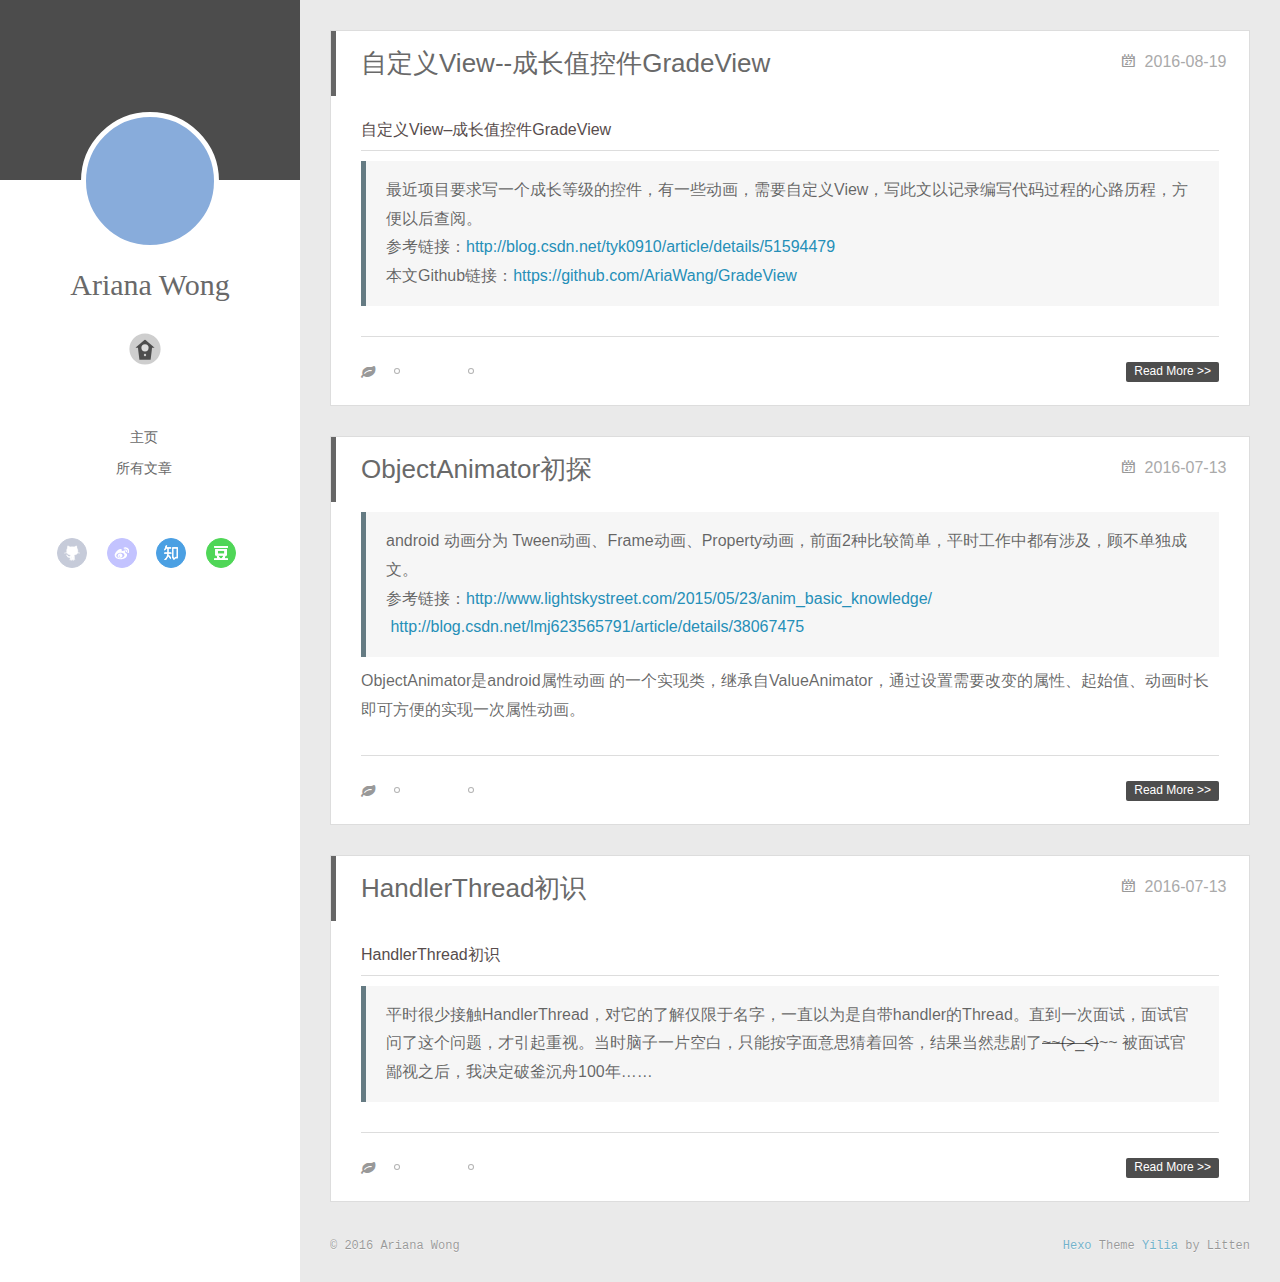
<file: index.html>
<!DOCTYPE html>
<html>
<head>
  <meta charset="utf-8">
  
  <meta http-equiv="X-UA-Compatible" content="IE=edge" >
  <title>Douyer&#39;s home</title>
  <meta name="viewport" content="width=device-width, initial-scale=1, maximum-scale=1">
  <meta property="og:type" content="website">
<meta property="og:title" content="Douyer's home">
<meta property="og:url" content="http://love.xiachuanyun.cn/index.html">
<meta property="og:site_name" content="Douyer's home">
<meta name="twitter:card" content="summary">
<meta name="twitter:title" content="Douyer's home">
  
    <link rel="alternative" href="/atom.xml" title="Douyer&#39;s home" type="application/atom+xml">
  
  
    <link rel="icon" href="/favicon.ico">
  
  <link rel="stylesheet" href="/css/style.css">
</head>

<body>
  <div id="container">
    <div class="left-col">
    <div class="overlay"></div>
<div class="intrude-less">
	<header id="header" class="inner">
		<a href="/" class="profilepic">
			
			<img lazy-src="/img/favicon.ico" class="js-avatar">
			
		</a>

		<hgroup>
		  <h1 class="header-author"><a href="/">Ariana Wong</a></h1>
		</hgroup>

		

		
			<div class="switch-btn">
				<div class="icon">
					<div class="icon-ctn">
						<div class="icon-wrap icon-house" data-idx="0">
							<div class="birdhouse"></div>
							<div class="birdhouse_holes"></div>
						</div>
						<div class="icon-wrap icon-ribbon hide" data-idx="1">
							<div class="ribbon"></div>
						</div>
						
						
						<div class="icon-wrap icon-me hide" data-idx="3">
							<div class="user"></div>
							<div class="shoulder"></div>
						</div>
						
					</div>
					
				</div>
				<div class="tips-box hide">
					<div class="tips-arrow"></div>
					<ul class="tips-inner">
						<li>Menu</li>
						<li>Tags</li>
						
						
						<li>Über</li>
						
					</ul>
				</div>
			</div>
		

		<div class="switch-area">
			<div class="switch-wrap">
				<section class="switch-part switch-part1">
					<nav class="header-menu">
						<ul>
						
							<li><a href="/">主页</a></li>
				        
							<li><a href="/archives">所有文章</a></li>
				        
						</ul>
					</nav>
					<nav class="header-nav">
						<div class="social">
							
								<a class="github" target="_blank" href="https://github.com/" title="github">github</a>
					        
								<a class="weibo" target="_blank" href="http://weibo.com/" title="weibo">weibo</a>
					        
								<a class="zhihu" target="_blank" href="https://www.zhihu.com/" title="zhihu">zhihu</a>
					        
								<a class="douban" target="_blank" href="https://www.douban.com/" title="douban">douban</a>
					        
						</div>
					</nav>
				</section>
				
				
				<section class="switch-part switch-part2">
					<div class="widget tagcloud" id="js-tagcloud">
						<a href="/tags/android/" style="font-size: 10px;">android</a> <a href="/tags/work/" style="font-size: 10px;">work</a>
					</div>
				</section>
				
				
				

				
				
				<section class="switch-part switch-part3">
				
					<div id="js-aboutme">我是谁，我从哪里来，我到哪里去？我就是我，是颜色不一样的吃货…</div>
				</section>
				
			</div>
		</div>
	</header>				
</div>

    </div>
    <div class="mid-col">
      <nav id="mobile-nav">
  	<div class="overlay">
  		<div class="slider-trigger"></div>
  		<h1 class="header-author js-mobile-header hide">Ariana Wong</h1>
  	</div>
	<div class="intrude-less">
		<header id="header" class="inner">
			<div class="profilepic">
			
				<img lazy-src="/img/favicon.ico" class="js-avatar">
			
			</div>
			<hgroup>
			  <h1 class="header-author">Ariana Wong</h1>
			</hgroup>
			
			<nav class="header-menu">
				<ul>
				
					<li><a href="/">主页</a></li>
		        
					<li><a href="/archives">所有文章</a></li>
		        
		        <div class="clearfix"></div>
				</ul>
			</nav>
			<nav class="header-nav">
				<div class="social">
					
						<a class="github" target="_blank" href="https://github.com/" title="github">github</a>
			        
						<a class="weibo" target="_blank" href="http://weibo.com/" title="weibo">weibo</a>
			        
						<a class="zhihu" target="_blank" href="https://www.zhihu.com/" title="zhihu">zhihu</a>
			        
						<a class="douban" target="_blank" href="https://www.douban.com/" title="douban">douban</a>
			        
				</div>
			</nav>
		</header>				
	</div>
</nav>

      <div class="body-wrap">
  
    <article id="post-GradeView" class="article article-type-post" itemscope itemprop="blogPost">
  
    <div class="article-meta">
      <a href="/2016/08/19/GradeView/" class="article-date">
  	<time datetime="2016-08-19T08:57:54.000Z" itemprop="datePublished">2016-08-19</time>
</a>
    </div>
  
  <div class="article-inner">
    
      <input type="hidden" class="isFancy" />
    
    
      <header class="article-header">
        
  
    <h1 itemprop="name">
      <a class="article-title" href="/2016/08/19/GradeView/">自定义View--成长值控件GradeView</a>
    </h1>
  

      </header>
      
    
    <div class="article-entry" itemprop="articleBody">
      
        <h4 id="自定义View–成长值控件GradeView"><a href="#自定义View–成长值控件GradeView" class="headerlink" title="自定义View–成长值控件GradeView"></a>自定义View–成长值控件GradeView</h4><blockquote>
<p>最近项目要求写一个成长等级的控件，有一些动画，需要自定义View，写此文以记录编写代码过程的心路历程，方便以后查阅。</p>
<p>参考链接：<a href="http://blog.csdn.net/tyk0910/article/details/51594479">http://blog.csdn.net/tyk0910/article/details/51594479</a></p>
<p>本文Github链接：<a href="https://github.com/AriaWang/GradeView">https://github.com/AriaWang/GradeView</a></p>
</blockquote>
      
    </div>
    
    <div class="article-info article-info-index">
      
      
	<div class="article-tag tagcloud">
		<ul class="article-tag-list"><li class="article-tag-list-item"><a class="article-tag-list-link" href="/tags/android/">android</a></li><li class="article-tag-list-item"><a class="article-tag-list-link" href="/tags/work/">work</a></li></ul>
	</div>

      

      
        <p class="article-more-link">
          <a  href="/2016/08/19/GradeView/#more">Read More >></a>
        </p>
      
      <div class="clearfix"></div>
    </div>
    
  </div>
  
</article>









  
    <article id="post-ObjectAnimator初探" class="article article-type-post" itemscope itemprop="blogPost">
  
    <div class="article-meta">
      <a href="/2016/07/13/ObjectAnimator初探/" class="article-date">
  	<time datetime="2016-07-13T09:12:01.000Z" itemprop="datePublished">2016-07-13</time>
</a>
    </div>
  
  <div class="article-inner">
    
      <input type="hidden" class="isFancy" />
    
    
      <header class="article-header">
        
  
    <h1 itemprop="name">
      <a class="article-title" href="/2016/07/13/ObjectAnimator初探/">ObjectAnimator初探</a>
    </h1>
  

      </header>
      
    
    <div class="article-entry" itemprop="articleBody">
      
        <blockquote>
<p> android 动画分为 Tween动画、Frame动画、Property动画，前面2种比较简单，平时工作中都有涉及，顾不单独成文。</p>
<p> 参考链接：<a href="http://www.lightskystreet.com/2015/05/23/anim_basic_knowledge/">http://www.lightskystreet.com/2015/05/23/anim_basic_knowledge/</a>     </p>
<p> ​                   <a href="http://blog.csdn.net/lmj623565791/article/details/38067475">http://blog.csdn.net/lmj623565791/article/details/38067475</a></p>
</blockquote>
<p>ObjectAnimator是android属性动画 的一个实现类，继承自ValueAnimator，通过设置需要改变的属性、起始值、动画时长即可方便的实现一次属性动画。<br>
      
    </div>
    
    <div class="article-info article-info-index">
      
      
	<div class="article-tag tagcloud">
		<ul class="article-tag-list"><li class="article-tag-list-item"><a class="article-tag-list-link" href="/tags/android/">android</a></li><li class="article-tag-list-item"><a class="article-tag-list-link" href="/tags/work/">work</a></li></ul>
	</div>

      

      
        <p class="article-more-link">
          <a  href="/2016/07/13/ObjectAnimator初探/#more">Read More >></a>
        </p>
      
      <div class="clearfix"></div>
    </div>
    
  </div>
  
</article>









  
    <article id="post-HandlerThread初识" class="article article-type-post" itemscope itemprop="blogPost">
  
    <div class="article-meta">
      <a href="/2016/07/13/HandlerThread初识/" class="article-date">
  	<time datetime="2016-07-13T07:56:54.000Z" itemprop="datePublished">2016-07-13</time>
</a>
    </div>
  
  <div class="article-inner">
    
      <input type="hidden" class="isFancy" />
    
    
      <header class="article-header">
        
  
    <h1 itemprop="name">
      <a class="article-title" href="/2016/07/13/HandlerThread初识/">HandlerThread初识</a>
    </h1>
  

      </header>
      
    
    <div class="article-entry" itemprop="articleBody">
      
        <h4 id="HandlerThread初识"><a href="#HandlerThread初识" class="headerlink" title="HandlerThread初识"></a>HandlerThread初识</h4><blockquote>
<p>平时很少接触HandlerThread，对它的了解仅限于名字，一直以为是自带handler的Thread。直到一次面试，面试官问了这个问题，才引起重视。当时脑子一片空白，只能按字面意思猜着回答，结果当然悲剧了<del>~~(&gt;_&lt;)</del>~~   被面试官鄙视之后，我决定破釜沉舟100年……</p>
</blockquote>
      
    </div>
    
    <div class="article-info article-info-index">
      
      
	<div class="article-tag tagcloud">
		<ul class="article-tag-list"><li class="article-tag-list-item"><a class="article-tag-list-link" href="/tags/android/">android</a></li><li class="article-tag-list-item"><a class="article-tag-list-link" href="/tags/work/">work</a></li></ul>
	</div>

      

      
        <p class="article-more-link">
          <a  href="/2016/07/13/HandlerThread初识/#more">Read More >></a>
        </p>
      
      <div class="clearfix"></div>
    </div>
    
  </div>
  
</article>









  
  
</div>
      <footer id="footer">
  <div class="outer">
    <div id="footer-info">
    	<div class="footer-left">
    		&copy; 2016 Ariana Wong
    	</div>
      	<div class="footer-right">
      		<a href="http://hexo.io/" target="_blank">Hexo</a>  Theme <a href="https://github.com/litten/hexo-theme-yilia" target="_blank">Yilia</a> by Litten
      	</div>
    </div>
  </div>
</footer>
    </div>
    
  <link rel="stylesheet" href="/fancybox/jquery.fancybox.css">


<script>
	var yiliaConfig = {
		fancybox: true,
		mathjax: true,
		animate: true,
		isHome: true,
		isPost: false,
		isArchive: false,
		isTag: false,
		isCategory: false,
		open_in_new: false
	}
</script>
<script src="http://7.url.cn/edu/jslib/comb/require-2.1.6,jquery-1.9.1.min.js"></script>
<script src="/js/main.js"></script>






<script type="text/x-mathjax-config">
MathJax.Hub.Config({
    tex2jax: {
        inlineMath: [ ['$','$'], ["\\(","\\)"]  ],
        processEscapes: true,
        skipTags: ['script', 'noscript', 'style', 'textarea', 'pre', 'code']
    }
});

MathJax.Hub.Queue(function() {
    var all = MathJax.Hub.getAllJax(), i;
    for(i=0; i < all.length; i += 1) {
        all[i].SourceElement().parentNode.className += ' has-jax';                 
    }       
});
</script>

<script type="text/javascript" src="http://cdn.mathjax.org/mathjax/latest/MathJax.js?config=TeX-AMS-MML_HTMLorMML">
</script>


  </div>
</body>
</html>
</file>
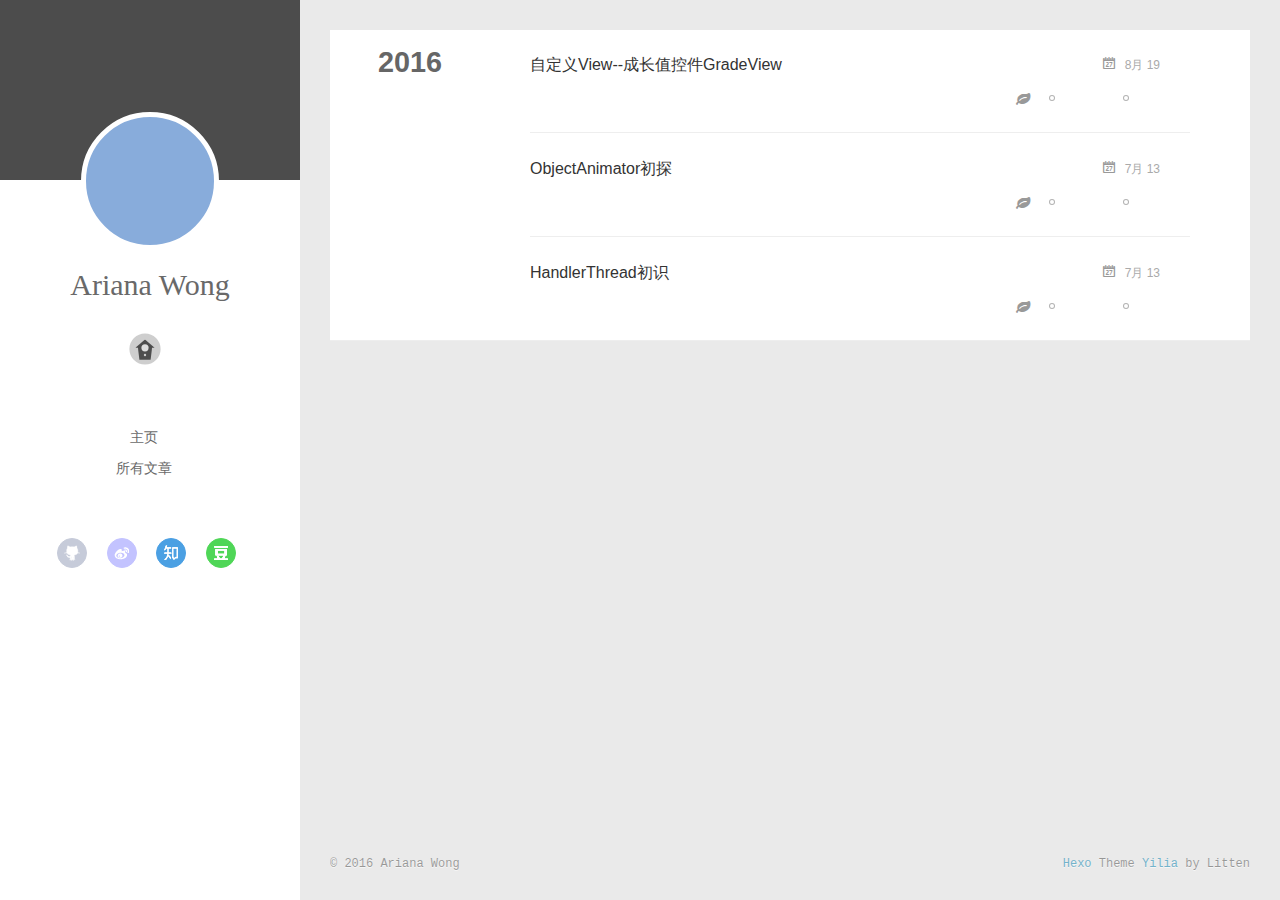
<file: archives/index.html>
<!DOCTYPE html>
<html>
<head>
  <meta charset="utf-8">
  
  <meta http-equiv="X-UA-Compatible" content="IE=edge" >
  <title>Archives | Douyer&#39;s home</title>
  <meta name="viewport" content="width=device-width, initial-scale=1, maximum-scale=1">
  <meta property="og:type" content="website">
<meta property="og:title" content="Douyer's home">
<meta property="og:url" content="http://love.xiachuanyun.cn/archives/index.html">
<meta property="og:site_name" content="Douyer's home">
<meta name="twitter:card" content="summary">
<meta name="twitter:title" content="Douyer's home">
  
    <link rel="alternative" href="/atom.xml" title="Douyer&#39;s home" type="application/atom+xml">
  
  
    <link rel="icon" href="/favicon.ico">
  
  <link rel="stylesheet" href="/css/style.css">
</head>

<body>
  <div id="container">
    <div class="left-col">
    <div class="overlay"></div>
<div class="intrude-less">
	<header id="header" class="inner">
		<a href="/" class="profilepic">
			
			<img lazy-src="/img/favicon.ico" class="js-avatar">
			
		</a>

		<hgroup>
		  <h1 class="header-author"><a href="/">Ariana Wong</a></h1>
		</hgroup>

		

		
			<div class="switch-btn">
				<div class="icon">
					<div class="icon-ctn">
						<div class="icon-wrap icon-house" data-idx="0">
							<div class="birdhouse"></div>
							<div class="birdhouse_holes"></div>
						</div>
						<div class="icon-wrap icon-ribbon hide" data-idx="1">
							<div class="ribbon"></div>
						</div>
						
						
						<div class="icon-wrap icon-me hide" data-idx="3">
							<div class="user"></div>
							<div class="shoulder"></div>
						</div>
						
					</div>
					
				</div>
				<div class="tips-box hide">
					<div class="tips-arrow"></div>
					<ul class="tips-inner">
						<li>Menu</li>
						<li>Tags</li>
						
						
						<li>Über</li>
						
					</ul>
				</div>
			</div>
		

		<div class="switch-area">
			<div class="switch-wrap">
				<section class="switch-part switch-part1">
					<nav class="header-menu">
						<ul>
						
							<li><a href="/">主页</a></li>
				        
							<li><a href="/archives">所有文章</a></li>
				        
						</ul>
					</nav>
					<nav class="header-nav">
						<div class="social">
							
								<a class="github" target="_blank" href="https://github.com/" title="github">github</a>
					        
								<a class="weibo" target="_blank" href="http://weibo.com/" title="weibo">weibo</a>
					        
								<a class="zhihu" target="_blank" href="https://www.zhihu.com/" title="zhihu">zhihu</a>
					        
								<a class="douban" target="_blank" href="https://www.douban.com/" title="douban">douban</a>
					        
						</div>
					</nav>
				</section>
				
				
				<section class="switch-part switch-part2">
					<div class="widget tagcloud" id="js-tagcloud">
						<a href="/tags/android/" style="font-size: 10px;">android</a> <a href="/tags/work/" style="font-size: 10px;">work</a>
					</div>
				</section>
				
				
				

				
				
				<section class="switch-part switch-part3">
				
					<div id="js-aboutme">我是谁，我从哪里来，我到哪里去？我就是我，是颜色不一样的吃货…</div>
				</section>
				
			</div>
		</div>
	</header>				
</div>

    </div>
    <div class="mid-col">
      <nav id="mobile-nav">
  	<div class="overlay">
  		<div class="slider-trigger"></div>
  		<h1 class="header-author js-mobile-header hide">Ariana Wong</h1>
  	</div>
	<div class="intrude-less">
		<header id="header" class="inner">
			<div class="profilepic">
			
				<img lazy-src="/img/favicon.ico" class="js-avatar">
			
			</div>
			<hgroup>
			  <h1 class="header-author">Ariana Wong</h1>
			</hgroup>
			
			<nav class="header-menu">
				<ul>
				
					<li><a href="/">主页</a></li>
		        
					<li><a href="/archives">所有文章</a></li>
		        
		        <div class="clearfix"></div>
				</ul>
			</nav>
			<nav class="header-nav">
				<div class="social">
					
						<a class="github" target="_blank" href="https://github.com/" title="github">github</a>
			        
						<a class="weibo" target="_blank" href="http://weibo.com/" title="weibo">weibo</a>
			        
						<a class="zhihu" target="_blank" href="https://www.zhihu.com/" title="zhihu">zhihu</a>
			        
						<a class="douban" target="_blank" href="https://www.douban.com/" title="douban">douban</a>
			        
				</div>
			</nav>
		</header>				
	</div>
</nav>

      <div class="body-wrap">
  
  
    
    
      
      
      <section class="archives-wrap">
        <div class="archive-year-wrap">
          <a href="/archives/2016" class="archive-year">2016</a>
        </div>
        <div class="archives">
    
    <article class="archive-article archive-type-post">
  <div class="archive-article-inner">
    <header class="archive-article-header">
      	<div class="article-meta">
	      	<a href="/2016/08/19/GradeView/" class="archive-article-date">
  	<time datetime="2016-08-19T08:57:54.000Z" itemprop="datePublished">8月 19</time>
</a>
        </div>
    	 
  
    <h1 itemprop="name">
      <a class="archive-article-title" href="/2016/08/19/GradeView/">自定义View--成长值控件GradeView</a>
    </h1>
  

        <div class="article-info info-on-right">
          
	<div class="article-tag tagcloud">
		<ul class="article-tag-list"><li class="article-tag-list-item"><a class="article-tag-list-link" href="/tags/android/">android</a></li><li class="article-tag-list-item"><a class="article-tag-list-link" href="/tags/work/">work</a></li></ul>
	</div>

          

        </div>
        <div class="clearfix"></div>
    </header>
  </div>
</article>
  
    
    
    <article class="archive-article archive-type-post">
  <div class="archive-article-inner">
    <header class="archive-article-header">
      	<div class="article-meta">
	      	<a href="/2016/07/13/ObjectAnimator初探/" class="archive-article-date">
  	<time datetime="2016-07-13T09:12:01.000Z" itemprop="datePublished">7月 13</time>
</a>
        </div>
    	 
  
    <h1 itemprop="name">
      <a class="archive-article-title" href="/2016/07/13/ObjectAnimator初探/">ObjectAnimator初探</a>
    </h1>
  

        <div class="article-info info-on-right">
          
	<div class="article-tag tagcloud">
		<ul class="article-tag-list"><li class="article-tag-list-item"><a class="article-tag-list-link" href="/tags/android/">android</a></li><li class="article-tag-list-item"><a class="article-tag-list-link" href="/tags/work/">work</a></li></ul>
	</div>

          

        </div>
        <div class="clearfix"></div>
    </header>
  </div>
</article>
  
    
    
    <article class="archive-article archive-type-post">
  <div class="archive-article-inner">
    <header class="archive-article-header">
      	<div class="article-meta">
	      	<a href="/2016/07/13/HandlerThread初识/" class="archive-article-date">
  	<time datetime="2016-07-13T07:56:54.000Z" itemprop="datePublished">7月 13</time>
</a>
        </div>
    	 
  
    <h1 itemprop="name">
      <a class="archive-article-title" href="/2016/07/13/HandlerThread初识/">HandlerThread初识</a>
    </h1>
  

        <div class="article-info info-on-right">
          
	<div class="article-tag tagcloud">
		<ul class="article-tag-list"><li class="article-tag-list-item"><a class="article-tag-list-link" href="/tags/android/">android</a></li><li class="article-tag-list-item"><a class="article-tag-list-link" href="/tags/work/">work</a></li></ul>
	</div>

          

        </div>
        <div class="clearfix"></div>
    </header>
  </div>
</article>
  
  
    </div></section>
  

    

</div>
      <footer id="footer">
  <div class="outer">
    <div id="footer-info">
    	<div class="footer-left">
    		&copy; 2016 Ariana Wong
    	</div>
      	<div class="footer-right">
      		<a href="http://hexo.io/" target="_blank">Hexo</a>  Theme <a href="https://github.com/litten/hexo-theme-yilia" target="_blank">Yilia</a> by Litten
      	</div>
    </div>
  </div>
</footer>
    </div>
    
  <link rel="stylesheet" href="/fancybox/jquery.fancybox.css">


<script>
	var yiliaConfig = {
		fancybox: true,
		mathjax: true,
		animate: true,
		isHome: false,
		isPost: false,
		isArchive: true,
		isTag: false,
		isCategory: false,
		open_in_new: false
	}
</script>
<script src="http://7.url.cn/edu/jslib/comb/require-2.1.6,jquery-1.9.1.min.js"></script>
<script src="/js/main.js"></script>






<script type="text/x-mathjax-config">
MathJax.Hub.Config({
    tex2jax: {
        inlineMath: [ ['$','$'], ["\\(","\\)"]  ],
        processEscapes: true,
        skipTags: ['script', 'noscript', 'style', 'textarea', 'pre', 'code']
    }
});

MathJax.Hub.Queue(function() {
    var all = MathJax.Hub.getAllJax(), i;
    for(i=0; i < all.length; i += 1) {
        all[i].SourceElement().parentNode.className += ' has-jax';                 
    }       
});
</script>

<script type="text/javascript" src="http://cdn.mathjax.org/mathjax/latest/MathJax.js?config=TeX-AMS-MML_HTMLorMML">
</script>


  </div>
</body>
</html>
</file>
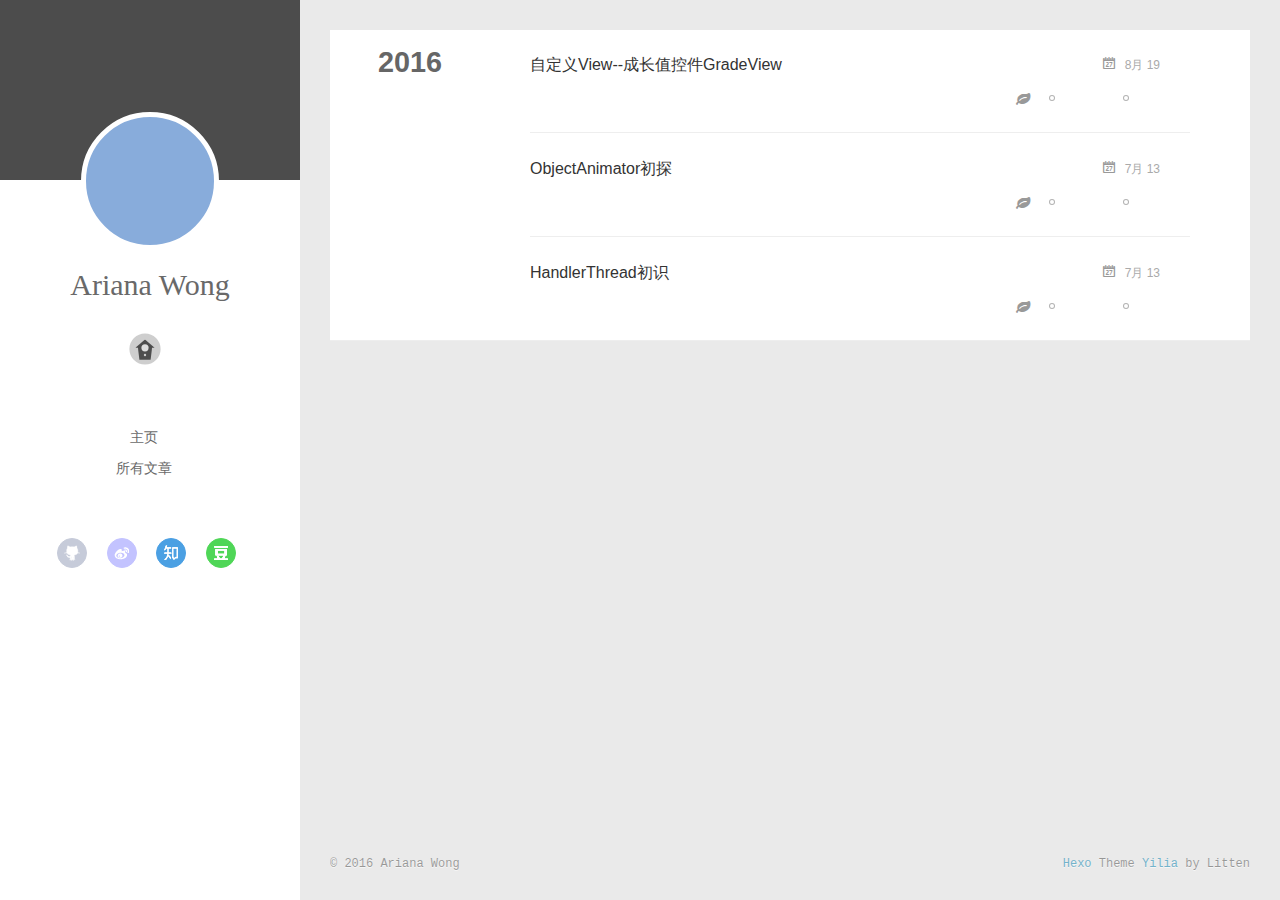
<file: archives/2016/index.html>
<!DOCTYPE html>
<html>
<head>
  <meta charset="utf-8">
  
  <meta http-equiv="X-UA-Compatible" content="IE=edge" >
  <title>Archives: 2016 | Douyer&#39;s home</title>
  <meta name="viewport" content="width=device-width, initial-scale=1, maximum-scale=1">
  <meta property="og:type" content="website">
<meta property="og:title" content="Douyer's home">
<meta property="og:url" content="http://love.xiachuanyun.cn/archives/2016/index.html">
<meta property="og:site_name" content="Douyer's home">
<meta name="twitter:card" content="summary">
<meta name="twitter:title" content="Douyer's home">
  
    <link rel="alternative" href="/atom.xml" title="Douyer&#39;s home" type="application/atom+xml">
  
  
    <link rel="icon" href="/favicon.ico">
  
  <link rel="stylesheet" href="/css/style.css">
</head>

<body>
  <div id="container">
    <div class="left-col">
    <div class="overlay"></div>
<div class="intrude-less">
	<header id="header" class="inner">
		<a href="/" class="profilepic">
			
			<img lazy-src="/img/favicon.ico" class="js-avatar">
			
		</a>

		<hgroup>
		  <h1 class="header-author"><a href="/">Ariana Wong</a></h1>
		</hgroup>

		

		
			<div class="switch-btn">
				<div class="icon">
					<div class="icon-ctn">
						<div class="icon-wrap icon-house" data-idx="0">
							<div class="birdhouse"></div>
							<div class="birdhouse_holes"></div>
						</div>
						<div class="icon-wrap icon-ribbon hide" data-idx="1">
							<div class="ribbon"></div>
						</div>
						
						
						<div class="icon-wrap icon-me hide" data-idx="3">
							<div class="user"></div>
							<div class="shoulder"></div>
						</div>
						
					</div>
					
				</div>
				<div class="tips-box hide">
					<div class="tips-arrow"></div>
					<ul class="tips-inner">
						<li>Menu</li>
						<li>Tags</li>
						
						
						<li>Über</li>
						
					</ul>
				</div>
			</div>
		

		<div class="switch-area">
			<div class="switch-wrap">
				<section class="switch-part switch-part1">
					<nav class="header-menu">
						<ul>
						
							<li><a href="/">主页</a></li>
				        
							<li><a href="/archives">所有文章</a></li>
				        
						</ul>
					</nav>
					<nav class="header-nav">
						<div class="social">
							
								<a class="github" target="_blank" href="https://github.com/" title="github">github</a>
					        
								<a class="weibo" target="_blank" href="http://weibo.com/" title="weibo">weibo</a>
					        
								<a class="zhihu" target="_blank" href="https://www.zhihu.com/" title="zhihu">zhihu</a>
					        
								<a class="douban" target="_blank" href="https://www.douban.com/" title="douban">douban</a>
					        
						</div>
					</nav>
				</section>
				
				
				<section class="switch-part switch-part2">
					<div class="widget tagcloud" id="js-tagcloud">
						<a href="/tags/android/" style="font-size: 10px;">android</a> <a href="/tags/work/" style="font-size: 10px;">work</a>
					</div>
				</section>
				
				
				

				
				
				<section class="switch-part switch-part3">
				
					<div id="js-aboutme">我是谁，我从哪里来，我到哪里去？我就是我，是颜色不一样的吃货…</div>
				</section>
				
			</div>
		</div>
	</header>				
</div>

    </div>
    <div class="mid-col">
      <nav id="mobile-nav">
  	<div class="overlay">
  		<div class="slider-trigger"></div>
  		<h1 class="header-author js-mobile-header hide">Ariana Wong</h1>
  	</div>
	<div class="intrude-less">
		<header id="header" class="inner">
			<div class="profilepic">
			
				<img lazy-src="/img/favicon.ico" class="js-avatar">
			
			</div>
			<hgroup>
			  <h1 class="header-author">Ariana Wong</h1>
			</hgroup>
			
			<nav class="header-menu">
				<ul>
				
					<li><a href="/">主页</a></li>
		        
					<li><a href="/archives">所有文章</a></li>
		        
		        <div class="clearfix"></div>
				</ul>
			</nav>
			<nav class="header-nav">
				<div class="social">
					
						<a class="github" target="_blank" href="https://github.com/" title="github">github</a>
			        
						<a class="weibo" target="_blank" href="http://weibo.com/" title="weibo">weibo</a>
			        
						<a class="zhihu" target="_blank" href="https://www.zhihu.com/" title="zhihu">zhihu</a>
			        
						<a class="douban" target="_blank" href="https://www.douban.com/" title="douban">douban</a>
			        
				</div>
			</nav>
		</header>				
	</div>
</nav>

      <div class="body-wrap">
  
  
    
    
      
      
      <section class="archives-wrap">
        <div class="archive-year-wrap">
          <a href="/archives/2016" class="archive-year">2016</a>
        </div>
        <div class="archives">
    
    <article class="archive-article archive-type-post">
  <div class="archive-article-inner">
    <header class="archive-article-header">
      	<div class="article-meta">
	      	<a href="/2016/08/19/GradeView/" class="archive-article-date">
  	<time datetime="2016-08-19T08:57:54.000Z" itemprop="datePublished">8月 19</time>
</a>
        </div>
    	 
  
    <h1 itemprop="name">
      <a class="archive-article-title" href="/2016/08/19/GradeView/">自定义View--成长值控件GradeView</a>
    </h1>
  

        <div class="article-info info-on-right">
          
	<div class="article-tag tagcloud">
		<ul class="article-tag-list"><li class="article-tag-list-item"><a class="article-tag-list-link" href="/tags/android/">android</a></li><li class="article-tag-list-item"><a class="article-tag-list-link" href="/tags/work/">work</a></li></ul>
	</div>

          

        </div>
        <div class="clearfix"></div>
    </header>
  </div>
</article>
  
    
    
    <article class="archive-article archive-type-post">
  <div class="archive-article-inner">
    <header class="archive-article-header">
      	<div class="article-meta">
	      	<a href="/2016/07/13/ObjectAnimator初探/" class="archive-article-date">
  	<time datetime="2016-07-13T09:12:01.000Z" itemprop="datePublished">7月 13</time>
</a>
        </div>
    	 
  
    <h1 itemprop="name">
      <a class="archive-article-title" href="/2016/07/13/ObjectAnimator初探/">ObjectAnimator初探</a>
    </h1>
  

        <div class="article-info info-on-right">
          
	<div class="article-tag tagcloud">
		<ul class="article-tag-list"><li class="article-tag-list-item"><a class="article-tag-list-link" href="/tags/android/">android</a></li><li class="article-tag-list-item"><a class="article-tag-list-link" href="/tags/work/">work</a></li></ul>
	</div>

          

        </div>
        <div class="clearfix"></div>
    </header>
  </div>
</article>
  
    
    
    <article class="archive-article archive-type-post">
  <div class="archive-article-inner">
    <header class="archive-article-header">
      	<div class="article-meta">
	      	<a href="/2016/07/13/HandlerThread初识/" class="archive-article-date">
  	<time datetime="2016-07-13T07:56:54.000Z" itemprop="datePublished">7月 13</time>
</a>
        </div>
    	 
  
    <h1 itemprop="name">
      <a class="archive-article-title" href="/2016/07/13/HandlerThread初识/">HandlerThread初识</a>
    </h1>
  

        <div class="article-info info-on-right">
          
	<div class="article-tag tagcloud">
		<ul class="article-tag-list"><li class="article-tag-list-item"><a class="article-tag-list-link" href="/tags/android/">android</a></li><li class="article-tag-list-item"><a class="article-tag-list-link" href="/tags/work/">work</a></li></ul>
	</div>

          

        </div>
        <div class="clearfix"></div>
    </header>
  </div>
</article>
  
  
    </div></section>
  

    

</div>
      <footer id="footer">
  <div class="outer">
    <div id="footer-info">
    	<div class="footer-left">
    		&copy; 2016 Ariana Wong
    	</div>
      	<div class="footer-right">
      		<a href="http://hexo.io/" target="_blank">Hexo</a>  Theme <a href="https://github.com/litten/hexo-theme-yilia" target="_blank">Yilia</a> by Litten
      	</div>
    </div>
  </div>
</footer>
    </div>
    
  <link rel="stylesheet" href="/fancybox/jquery.fancybox.css">


<script>
	var yiliaConfig = {
		fancybox: true,
		mathjax: true,
		animate: true,
		isHome: false,
		isPost: false,
		isArchive: true,
		isTag: false,
		isCategory: false,
		open_in_new: false
	}
</script>
<script src="http://7.url.cn/edu/jslib/comb/require-2.1.6,jquery-1.9.1.min.js"></script>
<script src="/js/main.js"></script>






<script type="text/x-mathjax-config">
MathJax.Hub.Config({
    tex2jax: {
        inlineMath: [ ['$','$'], ["\\(","\\)"]  ],
        processEscapes: true,
        skipTags: ['script', 'noscript', 'style', 'textarea', 'pre', 'code']
    }
});

MathJax.Hub.Queue(function() {
    var all = MathJax.Hub.getAllJax(), i;
    for(i=0; i < all.length; i += 1) {
        all[i].SourceElement().parentNode.className += ' has-jax';                 
    }       
});
</script>

<script type="text/javascript" src="http://cdn.mathjax.org/mathjax/latest/MathJax.js?config=TeX-AMS-MML_HTMLorMML">
</script>


  </div>
</body>
</html>
</file>
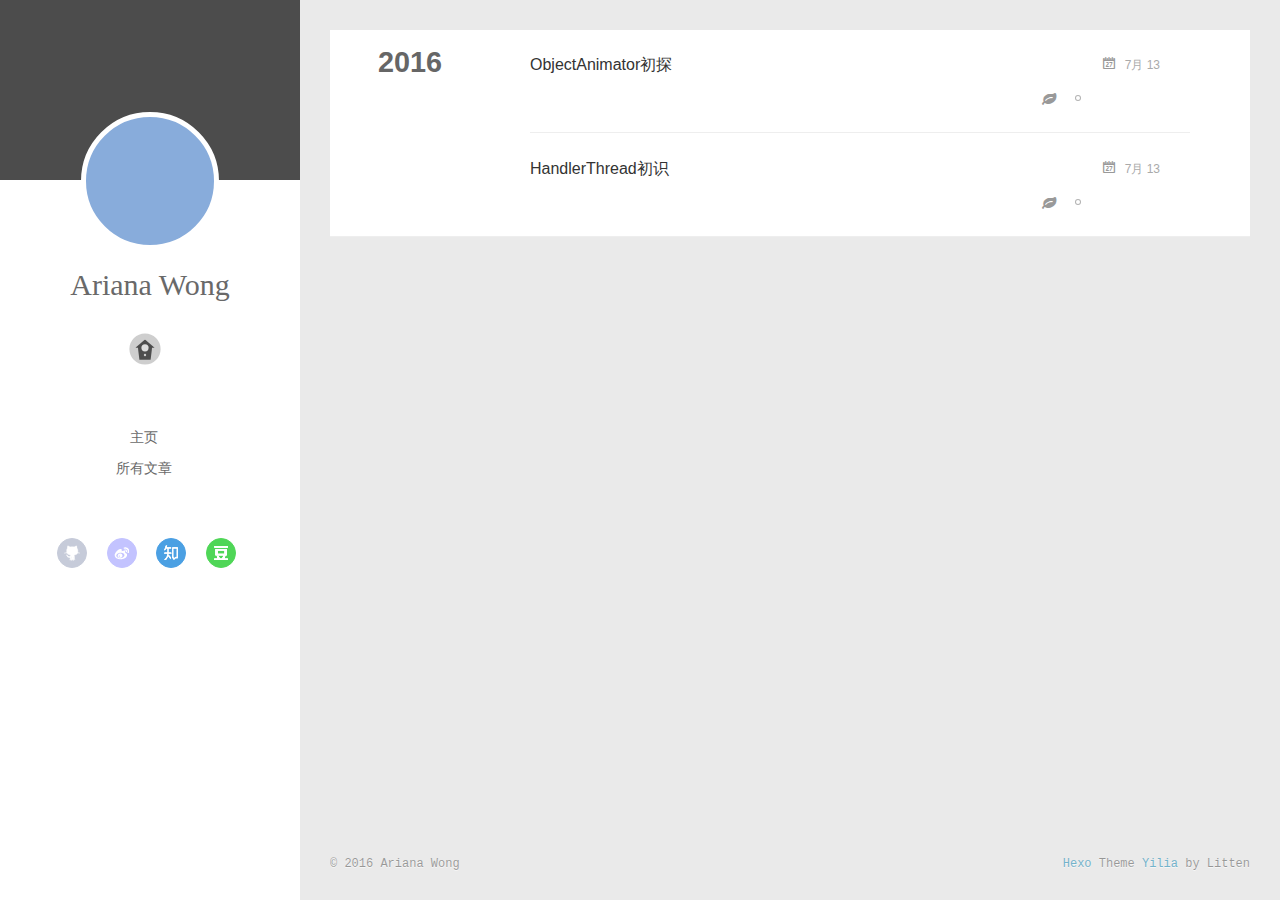
<file: tags/android-work/index.html>
<!DOCTYPE html>
<html>
<head>
  <meta charset="utf-8">
  
  <meta http-equiv="X-UA-Compatible" content="IE=edge" >
  <title>Tag: android work | Douyer&#39;s home</title>
  <meta name="viewport" content="width=device-width, initial-scale=1, maximum-scale=1">
  <meta property="og:type" content="website">
<meta property="og:title" content="Douyer's home">
<meta property="og:url" content="http://love.xiachuanyun.cn/tags/android-work/index.html">
<meta property="og:site_name" content="Douyer's home">
<meta name="twitter:card" content="summary">
<meta name="twitter:title" content="Douyer's home">
  
    <link rel="alternative" href="/atom.xml" title="Douyer&#39;s home" type="application/atom+xml">
  
  
    <link rel="icon" href="/favicon.ico">
  
  <link rel="stylesheet" href="/css/style.css">
</head>

<body>
  <div id="container">
    <div class="left-col">
    <div class="overlay"></div>
<div class="intrude-less">
	<header id="header" class="inner">
		<a href="/" class="profilepic">
			
			<img lazy-src="/img/favicon.ico" class="js-avatar">
			
		</a>

		<hgroup>
		  <h1 class="header-author"><a href="/">Ariana Wong</a></h1>
		</hgroup>

		

		
			<div class="switch-btn">
				<div class="icon">
					<div class="icon-ctn">
						<div class="icon-wrap icon-house" data-idx="0">
							<div class="birdhouse"></div>
							<div class="birdhouse_holes"></div>
						</div>
						<div class="icon-wrap icon-ribbon hide" data-idx="1">
							<div class="ribbon"></div>
						</div>
						
						
						<div class="icon-wrap icon-me hide" data-idx="3">
							<div class="user"></div>
							<div class="shoulder"></div>
						</div>
						
					</div>
					
				</div>
				<div class="tips-box hide">
					<div class="tips-arrow"></div>
					<ul class="tips-inner">
						<li>Menu</li>
						<li>Tags</li>
						
						
						<li>About</li>
						
					</ul>
				</div>
			</div>
		

		<div class="switch-area">
			<div class="switch-wrap">
				<section class="switch-part switch-part1">
					<nav class="header-menu">
						<ul>
						
							<li><a href="/">主页</a></li>
				        
							<li><a href="/archives">所有文章</a></li>
				        
						</ul>
					</nav>
					<nav class="header-nav">
						<div class="social">
							
								<a class="github" target="_blank" href="https://github.com/" title="github">github</a>
					        
								<a class="weibo" target="_blank" href="http://weibo.com/" title="weibo">weibo</a>
					        
								<a class="zhihu" target="_blank" href="https://www.zhihu.com/" title="zhihu">zhihu</a>
					        
								<a class="douban" target="_blank" href="https://www.douban.com/" title="douban">douban</a>
					        
						</div>
					</nav>
				</section>
				
				
				<section class="switch-part switch-part2">
					<div class="widget tagcloud" id="js-tagcloud">
						<a href="/tags/android-work/" style="font-size: 10px;">android work</a>
					</div>
				</section>
				
				
				

				
				
				<section class="switch-part switch-part3">
				
					<div id="js-aboutme">我是谁，我从哪里来，我到哪里去？我就是我，是颜色不一样的吃货…</div>
				</section>
				
			</div>
		</div>
	</header>				
</div>

    </div>
    <div class="mid-col">
      <nav id="mobile-nav">
  	<div class="overlay">
  		<div class="slider-trigger"></div>
  		<h1 class="header-author js-mobile-header hide">Ariana Wong</h1>
  	</div>
	<div class="intrude-less">
		<header id="header" class="inner">
			<div class="profilepic">
			
				<img lazy-src="/img/favicon.ico" class="js-avatar">
			
			</div>
			<hgroup>
			  <h1 class="header-author">Ariana Wong</h1>
			</hgroup>
			
			<nav class="header-menu">
				<ul>
				
					<li><a href="/">主页</a></li>
		        
					<li><a href="/archives">所有文章</a></li>
		        
		        <div class="clearfix"></div>
				</ul>
			</nav>
			<nav class="header-nav">
				<div class="social">
					
						<a class="github" target="_blank" href="https://github.com/" title="github">github</a>
			        
						<a class="weibo" target="_blank" href="http://weibo.com/" title="weibo">weibo</a>
			        
						<a class="zhihu" target="_blank" href="https://www.zhihu.com/" title="zhihu">zhihu</a>
			        
						<a class="douban" target="_blank" href="https://www.douban.com/" title="douban">douban</a>
			        
				</div>
			</nav>
		</header>				
	</div>
</nav>

      <div class="body-wrap">
  
  
    
    
      
      
      <section class="archives-wrap">
        <div class="archive-year-wrap">
          <a href="/archives/2016" class="archive-year">2016</a>
        </div>
        <div class="archives">
    
    <article class="archive-article archive-type-post">
  <div class="archive-article-inner">
    <header class="archive-article-header">
      	<div class="article-meta">
	      	<a href="/2016/07/13/ObjectAnimator初探/" class="archive-article-date">
  	<time datetime="2016-07-13T09:12:01.000Z" itemprop="datePublished">7月 13</time>
</a>
        </div>
    	 
  
    <h1 itemprop="name">
      <a class="archive-article-title" href="/2016/07/13/ObjectAnimator初探/">ObjectAnimator初探</a>
    </h1>
  

        <div class="article-info info-on-right">
          
	<div class="article-tag tagcloud">
		<ul class="article-tag-list"><li class="article-tag-list-item"><a class="article-tag-list-link" href="/tags/android-work/">android work</a></li></ul>
	</div>

          

        </div>
        <div class="clearfix"></div>
    </header>
  </div>
</article>
  
    
    
    <article class="archive-article archive-type-post">
  <div class="archive-article-inner">
    <header class="archive-article-header">
      	<div class="article-meta">
	      	<a href="/2016/07/13/HandlerThread初识/" class="archive-article-date">
  	<time datetime="2016-07-13T07:56:54.000Z" itemprop="datePublished">7月 13</time>
</a>
        </div>
    	 
  
    <h1 itemprop="name">
      <a class="archive-article-title" href="/2016/07/13/HandlerThread初识/">HandlerThread初识</a>
    </h1>
  

        <div class="article-info info-on-right">
          
	<div class="article-tag tagcloud">
		<ul class="article-tag-list"><li class="article-tag-list-item"><a class="article-tag-list-link" href="/tags/android-work/">android work</a></li></ul>
	</div>

          

        </div>
        <div class="clearfix"></div>
    </header>
  </div>
</article>
  
  
    </div></section>
  

    

</div>
      <footer id="footer">
  <div class="outer">
    <div id="footer-info">
    	<div class="footer-left">
    		&copy; 2016 Ariana Wong
    	</div>
      	<div class="footer-right">
      		<a href="http://hexo.io/" target="_blank">Hexo</a>  Theme <a href="https://github.com/litten/hexo-theme-yilia" target="_blank">Yilia</a> by Litten
      	</div>
    </div>
  </div>
</footer>
    </div>
    
  <link rel="stylesheet" href="/fancybox/jquery.fancybox.css">


<script>
	var yiliaConfig = {
		fancybox: true,
		mathjax: true,
		animate: true,
		isHome: false,
		isPost: false,
		isArchive: false,
		isTag: true,
		isCategory: false,
		open_in_new: false
	}
</script>
<script src="http://7.url.cn/edu/jslib/comb/require-2.1.6,jquery-1.9.1.min.js"></script>
<script src="/js/main.js"></script>






<script type="text/x-mathjax-config">
MathJax.Hub.Config({
    tex2jax: {
        inlineMath: [ ['$','$'], ["\\(","\\)"]  ],
        processEscapes: true,
        skipTags: ['script', 'noscript', 'style', 'textarea', 'pre', 'code']
    }
});

MathJax.Hub.Queue(function() {
    var all = MathJax.Hub.getAllJax(), i;
    for(i=0; i < all.length; i += 1) {
        all[i].SourceElement().parentNode.className += ' has-jax';                 
    }       
});
</script>

<script type="text/javascript" src="http://cdn.mathjax.org/mathjax/latest/MathJax.js?config=TeX-AMS-MML_HTMLorMML">
</script>


  </div>
</body>
</html>
</file>
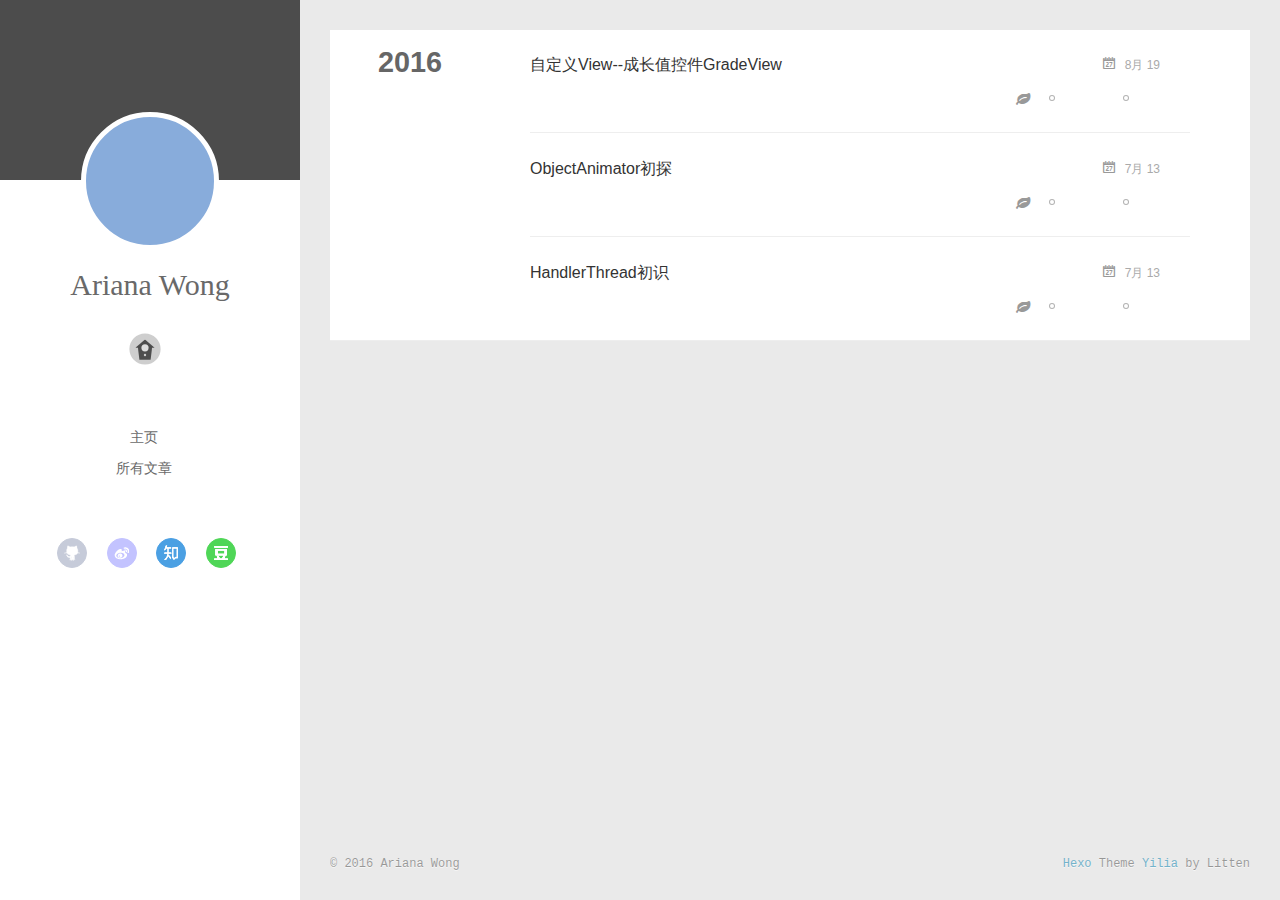
<file: tags/android/index.html>
<!DOCTYPE html>
<html>
<head>
  <meta charset="utf-8">
  
  <meta http-equiv="X-UA-Compatible" content="IE=edge" >
  <title>Tag: android | Douyer&#39;s home</title>
  <meta name="viewport" content="width=device-width, initial-scale=1, maximum-scale=1">
  <meta property="og:type" content="website">
<meta property="og:title" content="Douyer's home">
<meta property="og:url" content="http://love.xiachuanyun.cn/tags/android/index.html">
<meta property="og:site_name" content="Douyer's home">
<meta name="twitter:card" content="summary">
<meta name="twitter:title" content="Douyer's home">
  
    <link rel="alternative" href="/atom.xml" title="Douyer&#39;s home" type="application/atom+xml">
  
  
    <link rel="icon" href="/favicon.ico">
  
  <link rel="stylesheet" href="/css/style.css">
</head>

<body>
  <div id="container">
    <div class="left-col">
    <div class="overlay"></div>
<div class="intrude-less">
	<header id="header" class="inner">
		<a href="/" class="profilepic">
			
			<img lazy-src="/img/favicon.ico" class="js-avatar">
			
		</a>

		<hgroup>
		  <h1 class="header-author"><a href="/">Ariana Wong</a></h1>
		</hgroup>

		

		
			<div class="switch-btn">
				<div class="icon">
					<div class="icon-ctn">
						<div class="icon-wrap icon-house" data-idx="0">
							<div class="birdhouse"></div>
							<div class="birdhouse_holes"></div>
						</div>
						<div class="icon-wrap icon-ribbon hide" data-idx="1">
							<div class="ribbon"></div>
						</div>
						
						
						<div class="icon-wrap icon-me hide" data-idx="3">
							<div class="user"></div>
							<div class="shoulder"></div>
						</div>
						
					</div>
					
				</div>
				<div class="tips-box hide">
					<div class="tips-arrow"></div>
					<ul class="tips-inner">
						<li>Menu</li>
						<li>Tags</li>
						
						
						<li>Über</li>
						
					</ul>
				</div>
			</div>
		

		<div class="switch-area">
			<div class="switch-wrap">
				<section class="switch-part switch-part1">
					<nav class="header-menu">
						<ul>
						
							<li><a href="/">主页</a></li>
				        
							<li><a href="/archives">所有文章</a></li>
				        
						</ul>
					</nav>
					<nav class="header-nav">
						<div class="social">
							
								<a class="github" target="_blank" href="https://github.com/" title="github">github</a>
					        
								<a class="weibo" target="_blank" href="http://weibo.com/" title="weibo">weibo</a>
					        
								<a class="zhihu" target="_blank" href="https://www.zhihu.com/" title="zhihu">zhihu</a>
					        
								<a class="douban" target="_blank" href="https://www.douban.com/" title="douban">douban</a>
					        
						</div>
					</nav>
				</section>
				
				
				<section class="switch-part switch-part2">
					<div class="widget tagcloud" id="js-tagcloud">
						<a href="/tags/android/" style="font-size: 10px;">android</a> <a href="/tags/work/" style="font-size: 10px;">work</a>
					</div>
				</section>
				
				
				

				
				
				<section class="switch-part switch-part3">
				
					<div id="js-aboutme">我是谁，我从哪里来，我到哪里去？我就是我，是颜色不一样的吃货…</div>
				</section>
				
			</div>
		</div>
	</header>				
</div>

    </div>
    <div class="mid-col">
      <nav id="mobile-nav">
  	<div class="overlay">
  		<div class="slider-trigger"></div>
  		<h1 class="header-author js-mobile-header hide">Ariana Wong</h1>
  	</div>
	<div class="intrude-less">
		<header id="header" class="inner">
			<div class="profilepic">
			
				<img lazy-src="/img/favicon.ico" class="js-avatar">
			
			</div>
			<hgroup>
			  <h1 class="header-author">Ariana Wong</h1>
			</hgroup>
			
			<nav class="header-menu">
				<ul>
				
					<li><a href="/">主页</a></li>
		        
					<li><a href="/archives">所有文章</a></li>
		        
		        <div class="clearfix"></div>
				</ul>
			</nav>
			<nav class="header-nav">
				<div class="social">
					
						<a class="github" target="_blank" href="https://github.com/" title="github">github</a>
			        
						<a class="weibo" target="_blank" href="http://weibo.com/" title="weibo">weibo</a>
			        
						<a class="zhihu" target="_blank" href="https://www.zhihu.com/" title="zhihu">zhihu</a>
			        
						<a class="douban" target="_blank" href="https://www.douban.com/" title="douban">douban</a>
			        
				</div>
			</nav>
		</header>				
	</div>
</nav>

      <div class="body-wrap">
  
  
    
    
      
      
      <section class="archives-wrap">
        <div class="archive-year-wrap">
          <a href="/archives/2016" class="archive-year">2016</a>
        </div>
        <div class="archives">
    
    <article class="archive-article archive-type-post">
  <div class="archive-article-inner">
    <header class="archive-article-header">
      	<div class="article-meta">
	      	<a href="/2016/08/19/GradeView/" class="archive-article-date">
  	<time datetime="2016-08-19T08:57:54.000Z" itemprop="datePublished">8月 19</time>
</a>
        </div>
    	 
  
    <h1 itemprop="name">
      <a class="archive-article-title" href="/2016/08/19/GradeView/">自定义View--成长值控件GradeView</a>
    </h1>
  

        <div class="article-info info-on-right">
          
	<div class="article-tag tagcloud">
		<ul class="article-tag-list"><li class="article-tag-list-item"><a class="article-tag-list-link" href="/tags/android/">android</a></li><li class="article-tag-list-item"><a class="article-tag-list-link" href="/tags/work/">work</a></li></ul>
	</div>

          

        </div>
        <div class="clearfix"></div>
    </header>
  </div>
</article>
  
    
    
    <article class="archive-article archive-type-post">
  <div class="archive-article-inner">
    <header class="archive-article-header">
      	<div class="article-meta">
	      	<a href="/2016/07/13/ObjectAnimator初探/" class="archive-article-date">
  	<time datetime="2016-07-13T09:12:01.000Z" itemprop="datePublished">7月 13</time>
</a>
        </div>
    	 
  
    <h1 itemprop="name">
      <a class="archive-article-title" href="/2016/07/13/ObjectAnimator初探/">ObjectAnimator初探</a>
    </h1>
  

        <div class="article-info info-on-right">
          
	<div class="article-tag tagcloud">
		<ul class="article-tag-list"><li class="article-tag-list-item"><a class="article-tag-list-link" href="/tags/android/">android</a></li><li class="article-tag-list-item"><a class="article-tag-list-link" href="/tags/work/">work</a></li></ul>
	</div>

          

        </div>
        <div class="clearfix"></div>
    </header>
  </div>
</article>
  
    
    
    <article class="archive-article archive-type-post">
  <div class="archive-article-inner">
    <header class="archive-article-header">
      	<div class="article-meta">
	      	<a href="/2016/07/13/HandlerThread初识/" class="archive-article-date">
  	<time datetime="2016-07-13T07:56:54.000Z" itemprop="datePublished">7月 13</time>
</a>
        </div>
    	 
  
    <h1 itemprop="name">
      <a class="archive-article-title" href="/2016/07/13/HandlerThread初识/">HandlerThread初识</a>
    </h1>
  

        <div class="article-info info-on-right">
          
	<div class="article-tag tagcloud">
		<ul class="article-tag-list"><li class="article-tag-list-item"><a class="article-tag-list-link" href="/tags/android/">android</a></li><li class="article-tag-list-item"><a class="article-tag-list-link" href="/tags/work/">work</a></li></ul>
	</div>

          

        </div>
        <div class="clearfix"></div>
    </header>
  </div>
</article>
  
  
    </div></section>
  

    

</div>
      <footer id="footer">
  <div class="outer">
    <div id="footer-info">
    	<div class="footer-left">
    		&copy; 2016 Ariana Wong
    	</div>
      	<div class="footer-right">
      		<a href="http://hexo.io/" target="_blank">Hexo</a>  Theme <a href="https://github.com/litten/hexo-theme-yilia" target="_blank">Yilia</a> by Litten
      	</div>
    </div>
  </div>
</footer>
    </div>
    
  <link rel="stylesheet" href="/fancybox/jquery.fancybox.css">


<script>
	var yiliaConfig = {
		fancybox: true,
		mathjax: true,
		animate: true,
		isHome: false,
		isPost: false,
		isArchive: false,
		isTag: true,
		isCategory: false,
		open_in_new: false
	}
</script>
<script src="http://7.url.cn/edu/jslib/comb/require-2.1.6,jquery-1.9.1.min.js"></script>
<script src="/js/main.js"></script>






<script type="text/x-mathjax-config">
MathJax.Hub.Config({
    tex2jax: {
        inlineMath: [ ['$','$'], ["\\(","\\)"]  ],
        processEscapes: true,
        skipTags: ['script', 'noscript', 'style', 'textarea', 'pre', 'code']
    }
});

MathJax.Hub.Queue(function() {
    var all = MathJax.Hub.getAllJax(), i;
    for(i=0; i < all.length; i += 1) {
        all[i].SourceElement().parentNode.className += ' has-jax';                 
    }       
});
</script>

<script type="text/javascript" src="http://cdn.mathjax.org/mathjax/latest/MathJax.js?config=TeX-AMS-MML_HTMLorMML">
</script>


  </div>
</body>
</html>
</file>
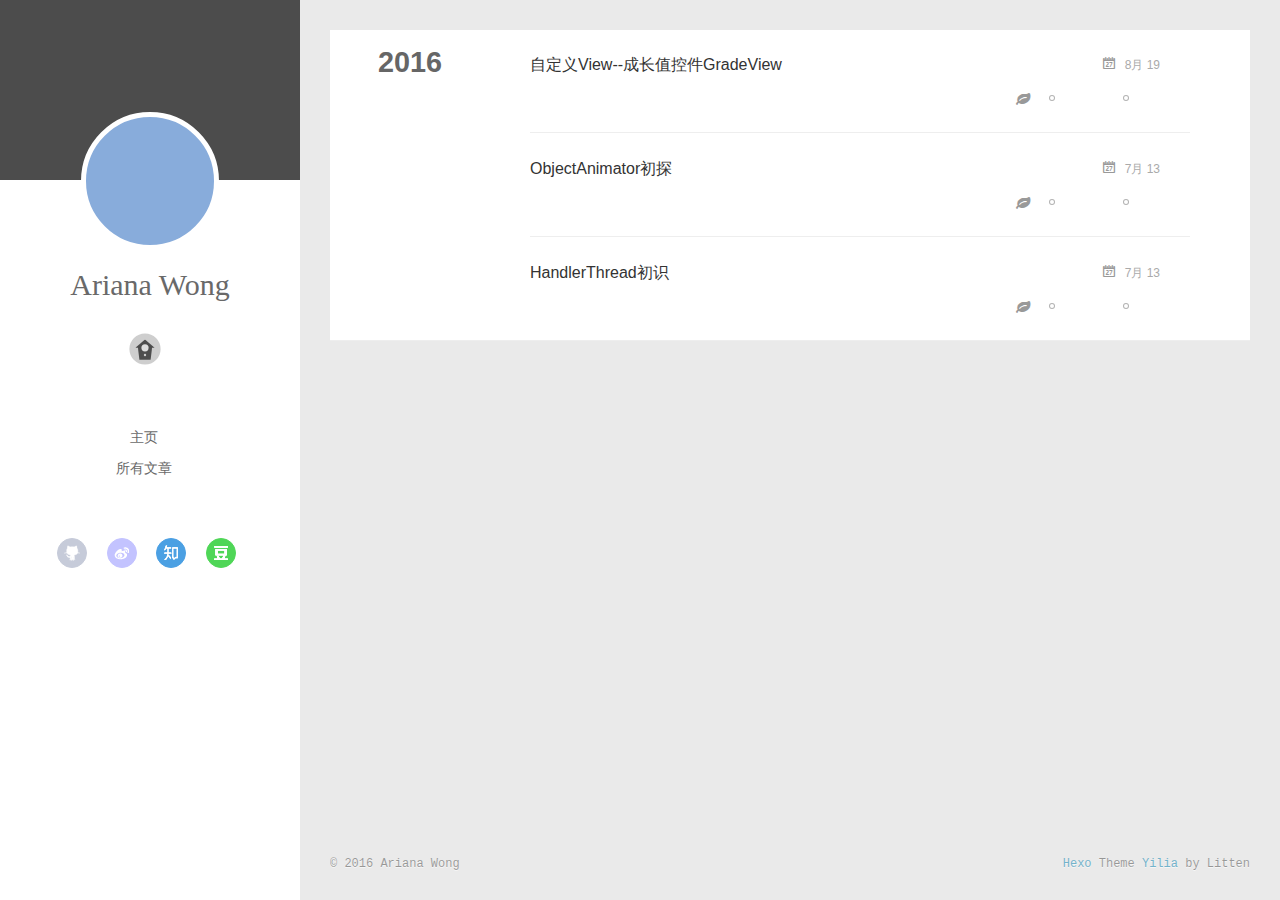
<file: tags/work/index.html>
<!DOCTYPE html>
<html>
<head>
  <meta charset="utf-8">
  
  <meta http-equiv="X-UA-Compatible" content="IE=edge" >
  <title>Tag: work | Douyer&#39;s home</title>
  <meta name="viewport" content="width=device-width, initial-scale=1, maximum-scale=1">
  <meta property="og:type" content="website">
<meta property="og:title" content="Douyer's home">
<meta property="og:url" content="http://love.xiachuanyun.cn/tags/work/index.html">
<meta property="og:site_name" content="Douyer's home">
<meta name="twitter:card" content="summary">
<meta name="twitter:title" content="Douyer's home">
  
    <link rel="alternative" href="/atom.xml" title="Douyer&#39;s home" type="application/atom+xml">
  
  
    <link rel="icon" href="/favicon.ico">
  
  <link rel="stylesheet" href="/css/style.css">
</head>

<body>
  <div id="container">
    <div class="left-col">
    <div class="overlay"></div>
<div class="intrude-less">
	<header id="header" class="inner">
		<a href="/" class="profilepic">
			
			<img lazy-src="/img/favicon.ico" class="js-avatar">
			
		</a>

		<hgroup>
		  <h1 class="header-author"><a href="/">Ariana Wong</a></h1>
		</hgroup>

		

		
			<div class="switch-btn">
				<div class="icon">
					<div class="icon-ctn">
						<div class="icon-wrap icon-house" data-idx="0">
							<div class="birdhouse"></div>
							<div class="birdhouse_holes"></div>
						</div>
						<div class="icon-wrap icon-ribbon hide" data-idx="1">
							<div class="ribbon"></div>
						</div>
						
						
						<div class="icon-wrap icon-me hide" data-idx="3">
							<div class="user"></div>
							<div class="shoulder"></div>
						</div>
						
					</div>
					
				</div>
				<div class="tips-box hide">
					<div class="tips-arrow"></div>
					<ul class="tips-inner">
						<li>Menu</li>
						<li>Tags</li>
						
						
						<li>Über</li>
						
					</ul>
				</div>
			</div>
		

		<div class="switch-area">
			<div class="switch-wrap">
				<section class="switch-part switch-part1">
					<nav class="header-menu">
						<ul>
						
							<li><a href="/">主页</a></li>
				        
							<li><a href="/archives">所有文章</a></li>
				        
						</ul>
					</nav>
					<nav class="header-nav">
						<div class="social">
							
								<a class="github" target="_blank" href="https://github.com/" title="github">github</a>
					        
								<a class="weibo" target="_blank" href="http://weibo.com/" title="weibo">weibo</a>
					        
								<a class="zhihu" target="_blank" href="https://www.zhihu.com/" title="zhihu">zhihu</a>
					        
								<a class="douban" target="_blank" href="https://www.douban.com/" title="douban">douban</a>
					        
						</div>
					</nav>
				</section>
				
				
				<section class="switch-part switch-part2">
					<div class="widget tagcloud" id="js-tagcloud">
						<a href="/tags/android/" style="font-size: 10px;">android</a> <a href="/tags/work/" style="font-size: 10px;">work</a>
					</div>
				</section>
				
				
				

				
				
				<section class="switch-part switch-part3">
				
					<div id="js-aboutme">我是谁，我从哪里来，我到哪里去？我就是我，是颜色不一样的吃货…</div>
				</section>
				
			</div>
		</div>
	</header>				
</div>

    </div>
    <div class="mid-col">
      <nav id="mobile-nav">
  	<div class="overlay">
  		<div class="slider-trigger"></div>
  		<h1 class="header-author js-mobile-header hide">Ariana Wong</h1>
  	</div>
	<div class="intrude-less">
		<header id="header" class="inner">
			<div class="profilepic">
			
				<img lazy-src="/img/favicon.ico" class="js-avatar">
			
			</div>
			<hgroup>
			  <h1 class="header-author">Ariana Wong</h1>
			</hgroup>
			
			<nav class="header-menu">
				<ul>
				
					<li><a href="/">主页</a></li>
		        
					<li><a href="/archives">所有文章</a></li>
		        
		        <div class="clearfix"></div>
				</ul>
			</nav>
			<nav class="header-nav">
				<div class="social">
					
						<a class="github" target="_blank" href="https://github.com/" title="github">github</a>
			        
						<a class="weibo" target="_blank" href="http://weibo.com/" title="weibo">weibo</a>
			        
						<a class="zhihu" target="_blank" href="https://www.zhihu.com/" title="zhihu">zhihu</a>
			        
						<a class="douban" target="_blank" href="https://www.douban.com/" title="douban">douban</a>
			        
				</div>
			</nav>
		</header>				
	</div>
</nav>

      <div class="body-wrap">
  
  
    
    
      
      
      <section class="archives-wrap">
        <div class="archive-year-wrap">
          <a href="/archives/2016" class="archive-year">2016</a>
        </div>
        <div class="archives">
    
    <article class="archive-article archive-type-post">
  <div class="archive-article-inner">
    <header class="archive-article-header">
      	<div class="article-meta">
	      	<a href="/2016/08/19/GradeView/" class="archive-article-date">
  	<time datetime="2016-08-19T08:57:54.000Z" itemprop="datePublished">8月 19</time>
</a>
        </div>
    	 
  
    <h1 itemprop="name">
      <a class="archive-article-title" href="/2016/08/19/GradeView/">自定义View--成长值控件GradeView</a>
    </h1>
  

        <div class="article-info info-on-right">
          
	<div class="article-tag tagcloud">
		<ul class="article-tag-list"><li class="article-tag-list-item"><a class="article-tag-list-link" href="/tags/android/">android</a></li><li class="article-tag-list-item"><a class="article-tag-list-link" href="/tags/work/">work</a></li></ul>
	</div>

          

        </div>
        <div class="clearfix"></div>
    </header>
  </div>
</article>
  
    
    
    <article class="archive-article archive-type-post">
  <div class="archive-article-inner">
    <header class="archive-article-header">
      	<div class="article-meta">
	      	<a href="/2016/07/13/ObjectAnimator初探/" class="archive-article-date">
  	<time datetime="2016-07-13T09:12:01.000Z" itemprop="datePublished">7月 13</time>
</a>
        </div>
    	 
  
    <h1 itemprop="name">
      <a class="archive-article-title" href="/2016/07/13/ObjectAnimator初探/">ObjectAnimator初探</a>
    </h1>
  

        <div class="article-info info-on-right">
          
	<div class="article-tag tagcloud">
		<ul class="article-tag-list"><li class="article-tag-list-item"><a class="article-tag-list-link" href="/tags/android/">android</a></li><li class="article-tag-list-item"><a class="article-tag-list-link" href="/tags/work/">work</a></li></ul>
	</div>

          

        </div>
        <div class="clearfix"></div>
    </header>
  </div>
</article>
  
    
    
    <article class="archive-article archive-type-post">
  <div class="archive-article-inner">
    <header class="archive-article-header">
      	<div class="article-meta">
	      	<a href="/2016/07/13/HandlerThread初识/" class="archive-article-date">
  	<time datetime="2016-07-13T07:56:54.000Z" itemprop="datePublished">7月 13</time>
</a>
        </div>
    	 
  
    <h1 itemprop="name">
      <a class="archive-article-title" href="/2016/07/13/HandlerThread初识/">HandlerThread初识</a>
    </h1>
  

        <div class="article-info info-on-right">
          
	<div class="article-tag tagcloud">
		<ul class="article-tag-list"><li class="article-tag-list-item"><a class="article-tag-list-link" href="/tags/android/">android</a></li><li class="article-tag-list-item"><a class="article-tag-list-link" href="/tags/work/">work</a></li></ul>
	</div>

          

        </div>
        <div class="clearfix"></div>
    </header>
  </div>
</article>
  
  
    </div></section>
  

    

</div>
      <footer id="footer">
  <div class="outer">
    <div id="footer-info">
    	<div class="footer-left">
    		&copy; 2016 Ariana Wong
    	</div>
      	<div class="footer-right">
      		<a href="http://hexo.io/" target="_blank">Hexo</a>  Theme <a href="https://github.com/litten/hexo-theme-yilia" target="_blank">Yilia</a> by Litten
      	</div>
    </div>
  </div>
</footer>
    </div>
    
  <link rel="stylesheet" href="/fancybox/jquery.fancybox.css">


<script>
	var yiliaConfig = {
		fancybox: true,
		mathjax: true,
		animate: true,
		isHome: false,
		isPost: false,
		isArchive: false,
		isTag: true,
		isCategory: false,
		open_in_new: false
	}
</script>
<script src="http://7.url.cn/edu/jslib/comb/require-2.1.6,jquery-1.9.1.min.js"></script>
<script src="/js/main.js"></script>






<script type="text/x-mathjax-config">
MathJax.Hub.Config({
    tex2jax: {
        inlineMath: [ ['$','$'], ["\\(","\\)"]  ],
        processEscapes: true,
        skipTags: ['script', 'noscript', 'style', 'textarea', 'pre', 'code']
    }
});

MathJax.Hub.Queue(function() {
    var all = MathJax.Hub.getAllJax(), i;
    for(i=0; i < all.length; i += 1) {
        all[i].SourceElement().parentNode.className += ' has-jax';                 
    }       
});
</script>

<script type="text/javascript" src="http://cdn.mathjax.org/mathjax/latest/MathJax.js?config=TeX-AMS-MML_HTMLorMML">
</script>


  </div>
</body>
</html>
</file>
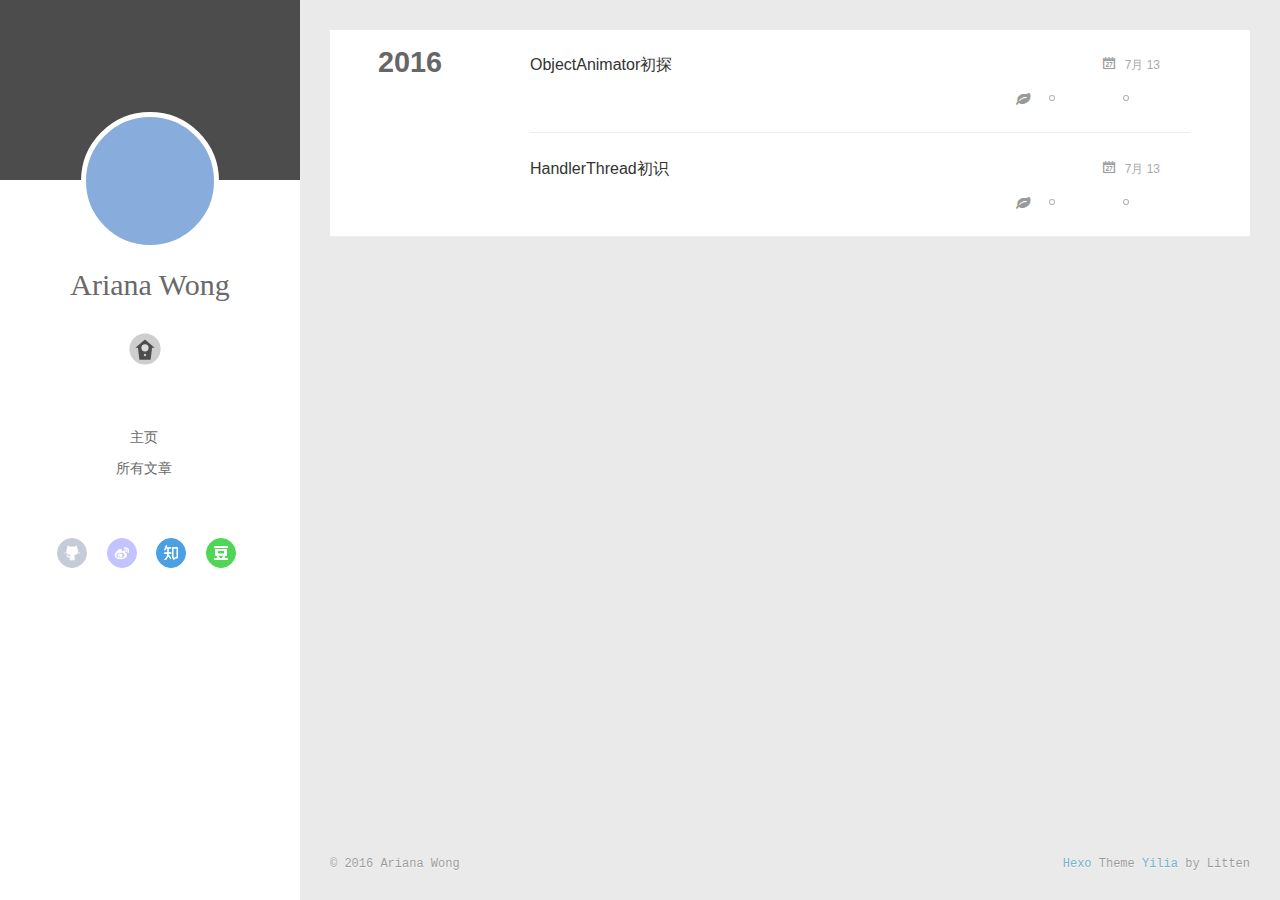
<file: archives/2016/07/index.html>
<!DOCTYPE html>
<html>
<head>
  <meta charset="utf-8">
  
  <meta http-equiv="X-UA-Compatible" content="IE=edge" >
  <title>Archives: 2016/7 | Douyer&#39;s home</title>
  <meta name="viewport" content="width=device-width, initial-scale=1, maximum-scale=1">
  <meta property="og:type" content="website">
<meta property="og:title" content="Douyer's home">
<meta property="og:url" content="http://love.xiachuanyun.cn/archives/2016/07/index.html">
<meta property="og:site_name" content="Douyer's home">
<meta name="twitter:card" content="summary">
<meta name="twitter:title" content="Douyer's home">
  
    <link rel="alternative" href="/atom.xml" title="Douyer&#39;s home" type="application/atom+xml">
  
  
    <link rel="icon" href="/favicon.ico">
  
  <link rel="stylesheet" href="/css/style.css">
</head>

<body>
  <div id="container">
    <div class="left-col">
    <div class="overlay"></div>
<div class="intrude-less">
	<header id="header" class="inner">
		<a href="/" class="profilepic">
			
			<img lazy-src="/img/favicon.ico" class="js-avatar">
			
		</a>

		<hgroup>
		  <h1 class="header-author"><a href="/">Ariana Wong</a></h1>
		</hgroup>

		

		
			<div class="switch-btn">
				<div class="icon">
					<div class="icon-ctn">
						<div class="icon-wrap icon-house" data-idx="0">
							<div class="birdhouse"></div>
							<div class="birdhouse_holes"></div>
						</div>
						<div class="icon-wrap icon-ribbon hide" data-idx="1">
							<div class="ribbon"></div>
						</div>
						
						
						<div class="icon-wrap icon-me hide" data-idx="3">
							<div class="user"></div>
							<div class="shoulder"></div>
						</div>
						
					</div>
					
				</div>
				<div class="tips-box hide">
					<div class="tips-arrow"></div>
					<ul class="tips-inner">
						<li>Menu</li>
						<li>Tags</li>
						
						
						<li>Über</li>
						
					</ul>
				</div>
			</div>
		

		<div class="switch-area">
			<div class="switch-wrap">
				<section class="switch-part switch-part1">
					<nav class="header-menu">
						<ul>
						
							<li><a href="/">主页</a></li>
				        
							<li><a href="/archives">所有文章</a></li>
				        
						</ul>
					</nav>
					<nav class="header-nav">
						<div class="social">
							
								<a class="github" target="_blank" href="https://github.com/" title="github">github</a>
					        
								<a class="weibo" target="_blank" href="http://weibo.com/" title="weibo">weibo</a>
					        
								<a class="zhihu" target="_blank" href="https://www.zhihu.com/" title="zhihu">zhihu</a>
					        
								<a class="douban" target="_blank" href="https://www.douban.com/" title="douban">douban</a>
					        
						</div>
					</nav>
				</section>
				
				
				<section class="switch-part switch-part2">
					<div class="widget tagcloud" id="js-tagcloud">
						<a href="/tags/android/" style="font-size: 10px;">android</a> <a href="/tags/work/" style="font-size: 10px;">work</a>
					</div>
				</section>
				
				
				

				
				
				<section class="switch-part switch-part3">
				
					<div id="js-aboutme">我是谁，我从哪里来，我到哪里去？我就是我，是颜色不一样的吃货…</div>
				</section>
				
			</div>
		</div>
	</header>				
</div>

    </div>
    <div class="mid-col">
      <nav id="mobile-nav">
  	<div class="overlay">
  		<div class="slider-trigger"></div>
  		<h1 class="header-author js-mobile-header hide">Ariana Wong</h1>
  	</div>
	<div class="intrude-less">
		<header id="header" class="inner">
			<div class="profilepic">
			
				<img lazy-src="/img/favicon.ico" class="js-avatar">
			
			</div>
			<hgroup>
			  <h1 class="header-author">Ariana Wong</h1>
			</hgroup>
			
			<nav class="header-menu">
				<ul>
				
					<li><a href="/">主页</a></li>
		        
					<li><a href="/archives">所有文章</a></li>
		        
		        <div class="clearfix"></div>
				</ul>
			</nav>
			<nav class="header-nav">
				<div class="social">
					
						<a class="github" target="_blank" href="https://github.com/" title="github">github</a>
			        
						<a class="weibo" target="_blank" href="http://weibo.com/" title="weibo">weibo</a>
			        
						<a class="zhihu" target="_blank" href="https://www.zhihu.com/" title="zhihu">zhihu</a>
			        
						<a class="douban" target="_blank" href="https://www.douban.com/" title="douban">douban</a>
			        
				</div>
			</nav>
		</header>				
	</div>
</nav>

      <div class="body-wrap">
  
  
    
    
      
      
      <section class="archives-wrap">
        <div class="archive-year-wrap">
          <a href="/archives/2016" class="archive-year">2016</a>
        </div>
        <div class="archives">
    
    <article class="archive-article archive-type-post">
  <div class="archive-article-inner">
    <header class="archive-article-header">
      	<div class="article-meta">
	      	<a href="/2016/07/13/ObjectAnimator初探/" class="archive-article-date">
  	<time datetime="2016-07-13T09:12:01.000Z" itemprop="datePublished">7月 13</time>
</a>
        </div>
    	 
  
    <h1 itemprop="name">
      <a class="archive-article-title" href="/2016/07/13/ObjectAnimator初探/">ObjectAnimator初探</a>
    </h1>
  

        <div class="article-info info-on-right">
          
	<div class="article-tag tagcloud">
		<ul class="article-tag-list"><li class="article-tag-list-item"><a class="article-tag-list-link" href="/tags/android/">android</a></li><li class="article-tag-list-item"><a class="article-tag-list-link" href="/tags/work/">work</a></li></ul>
	</div>

          

        </div>
        <div class="clearfix"></div>
    </header>
  </div>
</article>
  
    
    
    <article class="archive-article archive-type-post">
  <div class="archive-article-inner">
    <header class="archive-article-header">
      	<div class="article-meta">
	      	<a href="/2016/07/13/HandlerThread初识/" class="archive-article-date">
  	<time datetime="2016-07-13T07:56:54.000Z" itemprop="datePublished">7月 13</time>
</a>
        </div>
    	 
  
    <h1 itemprop="name">
      <a class="archive-article-title" href="/2016/07/13/HandlerThread初识/">HandlerThread初识</a>
    </h1>
  

        <div class="article-info info-on-right">
          
	<div class="article-tag tagcloud">
		<ul class="article-tag-list"><li class="article-tag-list-item"><a class="article-tag-list-link" href="/tags/android/">android</a></li><li class="article-tag-list-item"><a class="article-tag-list-link" href="/tags/work/">work</a></li></ul>
	</div>

          

        </div>
        <div class="clearfix"></div>
    </header>
  </div>
</article>
  
  
    </div></section>
  

    

</div>
      <footer id="footer">
  <div class="outer">
    <div id="footer-info">
    	<div class="footer-left">
    		&copy; 2016 Ariana Wong
    	</div>
      	<div class="footer-right">
      		<a href="http://hexo.io/" target="_blank">Hexo</a>  Theme <a href="https://github.com/litten/hexo-theme-yilia" target="_blank">Yilia</a> by Litten
      	</div>
    </div>
  </div>
</footer>
    </div>
    
  <link rel="stylesheet" href="/fancybox/jquery.fancybox.css">


<script>
	var yiliaConfig = {
		fancybox: true,
		mathjax: true,
		animate: true,
		isHome: false,
		isPost: false,
		isArchive: true,
		isTag: false,
		isCategory: false,
		open_in_new: false
	}
</script>
<script src="http://7.url.cn/edu/jslib/comb/require-2.1.6,jquery-1.9.1.min.js"></script>
<script src="/js/main.js"></script>






<script type="text/x-mathjax-config">
MathJax.Hub.Config({
    tex2jax: {
        inlineMath: [ ['$','$'], ["\\(","\\)"]  ],
        processEscapes: true,
        skipTags: ['script', 'noscript', 'style', 'textarea', 'pre', 'code']
    }
});

MathJax.Hub.Queue(function() {
    var all = MathJax.Hub.getAllJax(), i;
    for(i=0; i < all.length; i += 1) {
        all[i].SourceElement().parentNode.className += ' has-jax';                 
    }       
});
</script>

<script type="text/javascript" src="http://cdn.mathjax.org/mathjax/latest/MathJax.js?config=TeX-AMS-MML_HTMLorMML">
</script>


  </div>
</body>
</html>
</file>
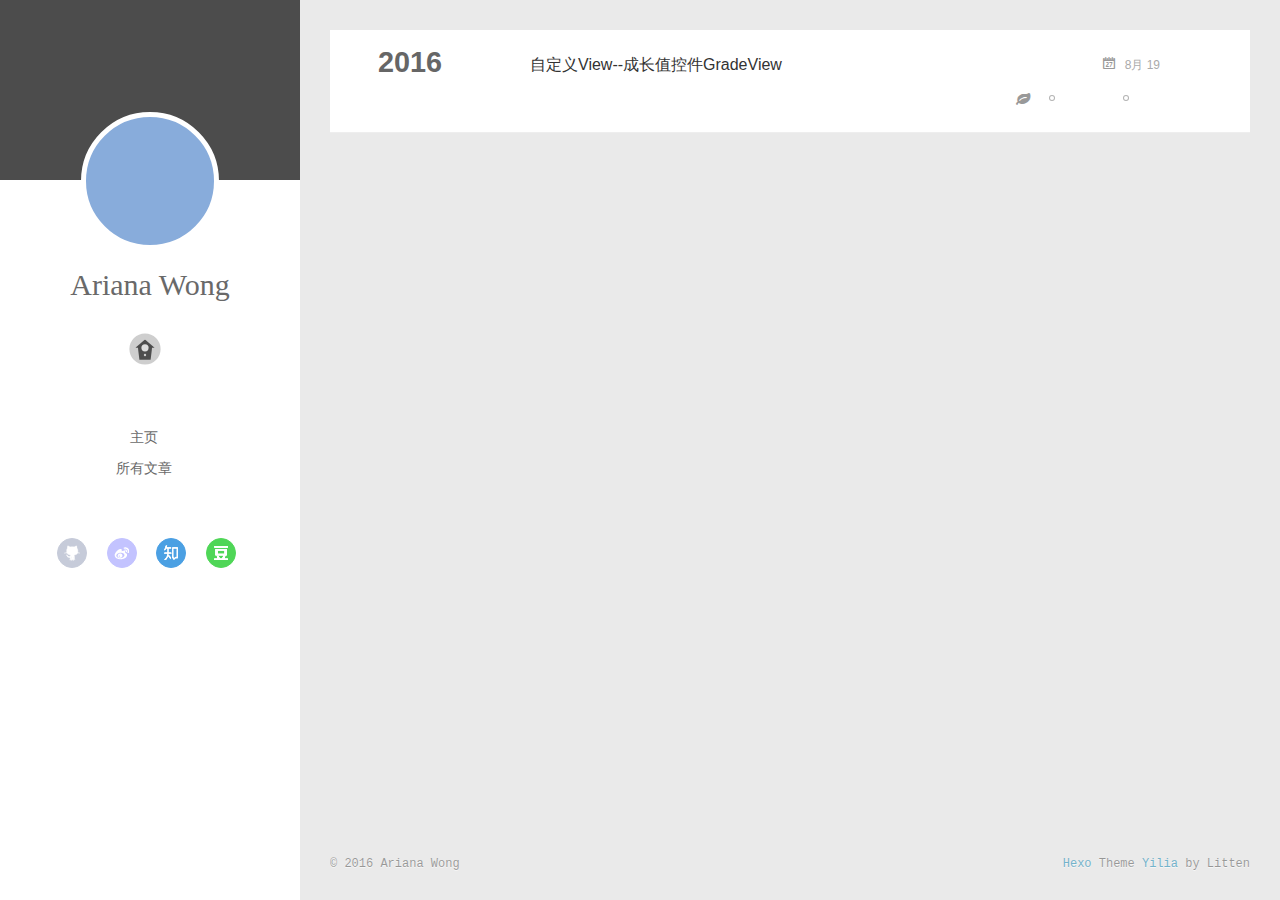
<file: archives/2016/08/index.html>
<!DOCTYPE html>
<html>
<head>
  <meta charset="utf-8">
  
  <meta http-equiv="X-UA-Compatible" content="IE=edge" >
  <title>Archives: 2016/8 | Douyer&#39;s home</title>
  <meta name="viewport" content="width=device-width, initial-scale=1, maximum-scale=1">
  <meta property="og:type" content="website">
<meta property="og:title" content="Douyer's home">
<meta property="og:url" content="http://love.xiachuanyun.cn/archives/2016/08/index.html">
<meta property="og:site_name" content="Douyer's home">
<meta name="twitter:card" content="summary">
<meta name="twitter:title" content="Douyer's home">
  
    <link rel="alternative" href="/atom.xml" title="Douyer&#39;s home" type="application/atom+xml">
  
  
    <link rel="icon" href="/favicon.ico">
  
  <link rel="stylesheet" href="/css/style.css">
</head>

<body>
  <div id="container">
    <div class="left-col">
    <div class="overlay"></div>
<div class="intrude-less">
	<header id="header" class="inner">
		<a href="/" class="profilepic">
			
			<img lazy-src="/img/favicon.ico" class="js-avatar">
			
		</a>

		<hgroup>
		  <h1 class="header-author"><a href="/">Ariana Wong</a></h1>
		</hgroup>

		

		
			<div class="switch-btn">
				<div class="icon">
					<div class="icon-ctn">
						<div class="icon-wrap icon-house" data-idx="0">
							<div class="birdhouse"></div>
							<div class="birdhouse_holes"></div>
						</div>
						<div class="icon-wrap icon-ribbon hide" data-idx="1">
							<div class="ribbon"></div>
						</div>
						
						
						<div class="icon-wrap icon-me hide" data-idx="3">
							<div class="user"></div>
							<div class="shoulder"></div>
						</div>
						
					</div>
					
				</div>
				<div class="tips-box hide">
					<div class="tips-arrow"></div>
					<ul class="tips-inner">
						<li>Menu</li>
						<li>Tags</li>
						
						
						<li>Über</li>
						
					</ul>
				</div>
			</div>
		

		<div class="switch-area">
			<div class="switch-wrap">
				<section class="switch-part switch-part1">
					<nav class="header-menu">
						<ul>
						
							<li><a href="/">主页</a></li>
				        
							<li><a href="/archives">所有文章</a></li>
				        
						</ul>
					</nav>
					<nav class="header-nav">
						<div class="social">
							
								<a class="github" target="_blank" href="https://github.com/" title="github">github</a>
					        
								<a class="weibo" target="_blank" href="http://weibo.com/" title="weibo">weibo</a>
					        
								<a class="zhihu" target="_blank" href="https://www.zhihu.com/" title="zhihu">zhihu</a>
					        
								<a class="douban" target="_blank" href="https://www.douban.com/" title="douban">douban</a>
					        
						</div>
					</nav>
				</section>
				
				
				<section class="switch-part switch-part2">
					<div class="widget tagcloud" id="js-tagcloud">
						<a href="/tags/android/" style="font-size: 10px;">android</a> <a href="/tags/work/" style="font-size: 10px;">work</a>
					</div>
				</section>
				
				
				

				
				
				<section class="switch-part switch-part3">
				
					<div id="js-aboutme">我是谁，我从哪里来，我到哪里去？我就是我，是颜色不一样的吃货…</div>
				</section>
				
			</div>
		</div>
	</header>				
</div>

    </div>
    <div class="mid-col">
      <nav id="mobile-nav">
  	<div class="overlay">
  		<div class="slider-trigger"></div>
  		<h1 class="header-author js-mobile-header hide">Ariana Wong</h1>
  	</div>
	<div class="intrude-less">
		<header id="header" class="inner">
			<div class="profilepic">
			
				<img lazy-src="/img/favicon.ico" class="js-avatar">
			
			</div>
			<hgroup>
			  <h1 class="header-author">Ariana Wong</h1>
			</hgroup>
			
			<nav class="header-menu">
				<ul>
				
					<li><a href="/">主页</a></li>
		        
					<li><a href="/archives">所有文章</a></li>
		        
		        <div class="clearfix"></div>
				</ul>
			</nav>
			<nav class="header-nav">
				<div class="social">
					
						<a class="github" target="_blank" href="https://github.com/" title="github">github</a>
			        
						<a class="weibo" target="_blank" href="http://weibo.com/" title="weibo">weibo</a>
			        
						<a class="zhihu" target="_blank" href="https://www.zhihu.com/" title="zhihu">zhihu</a>
			        
						<a class="douban" target="_blank" href="https://www.douban.com/" title="douban">douban</a>
			        
				</div>
			</nav>
		</header>				
	</div>
</nav>

      <div class="body-wrap">
  
  
    
    
      
      
      <section class="archives-wrap">
        <div class="archive-year-wrap">
          <a href="/archives/2016" class="archive-year">2016</a>
        </div>
        <div class="archives">
    
    <article class="archive-article archive-type-post">
  <div class="archive-article-inner">
    <header class="archive-article-header">
      	<div class="article-meta">
	      	<a href="/2016/08/19/GradeView/" class="archive-article-date">
  	<time datetime="2016-08-19T08:57:54.000Z" itemprop="datePublished">8月 19</time>
</a>
        </div>
    	 
  
    <h1 itemprop="name">
      <a class="archive-article-title" href="/2016/08/19/GradeView/">自定义View--成长值控件GradeView</a>
    </h1>
  

        <div class="article-info info-on-right">
          
	<div class="article-tag tagcloud">
		<ul class="article-tag-list"><li class="article-tag-list-item"><a class="article-tag-list-link" href="/tags/android/">android</a></li><li class="article-tag-list-item"><a class="article-tag-list-link" href="/tags/work/">work</a></li></ul>
	</div>

          

        </div>
        <div class="clearfix"></div>
    </header>
  </div>
</article>
  
  
    </div></section>
  

    

</div>
      <footer id="footer">
  <div class="outer">
    <div id="footer-info">
    	<div class="footer-left">
    		&copy; 2016 Ariana Wong
    	</div>
      	<div class="footer-right">
      		<a href="http://hexo.io/" target="_blank">Hexo</a>  Theme <a href="https://github.com/litten/hexo-theme-yilia" target="_blank">Yilia</a> by Litten
      	</div>
    </div>
  </div>
</footer>
    </div>
    
  <link rel="stylesheet" href="/fancybox/jquery.fancybox.css">


<script>
	var yiliaConfig = {
		fancybox: true,
		mathjax: true,
		animate: true,
		isHome: false,
		isPost: false,
		isArchive: true,
		isTag: false,
		isCategory: false,
		open_in_new: false
	}
</script>
<script src="http://7.url.cn/edu/jslib/comb/require-2.1.6,jquery-1.9.1.min.js"></script>
<script src="/js/main.js"></script>






<script type="text/x-mathjax-config">
MathJax.Hub.Config({
    tex2jax: {
        inlineMath: [ ['$','$'], ["\\(","\\)"]  ],
        processEscapes: true,
        skipTags: ['script', 'noscript', 'style', 'textarea', 'pre', 'code']
    }
});

MathJax.Hub.Queue(function() {
    var all = MathJax.Hub.getAllJax(), i;
    for(i=0; i < all.length; i += 1) {
        all[i].SourceElement().parentNode.className += ' has-jax';                 
    }       
});
</script>

<script type="text/javascript" src="http://cdn.mathjax.org/mathjax/latest/MathJax.js?config=TeX-AMS-MML_HTMLorMML">
</script>


  </div>
</body>
</html>
</file>
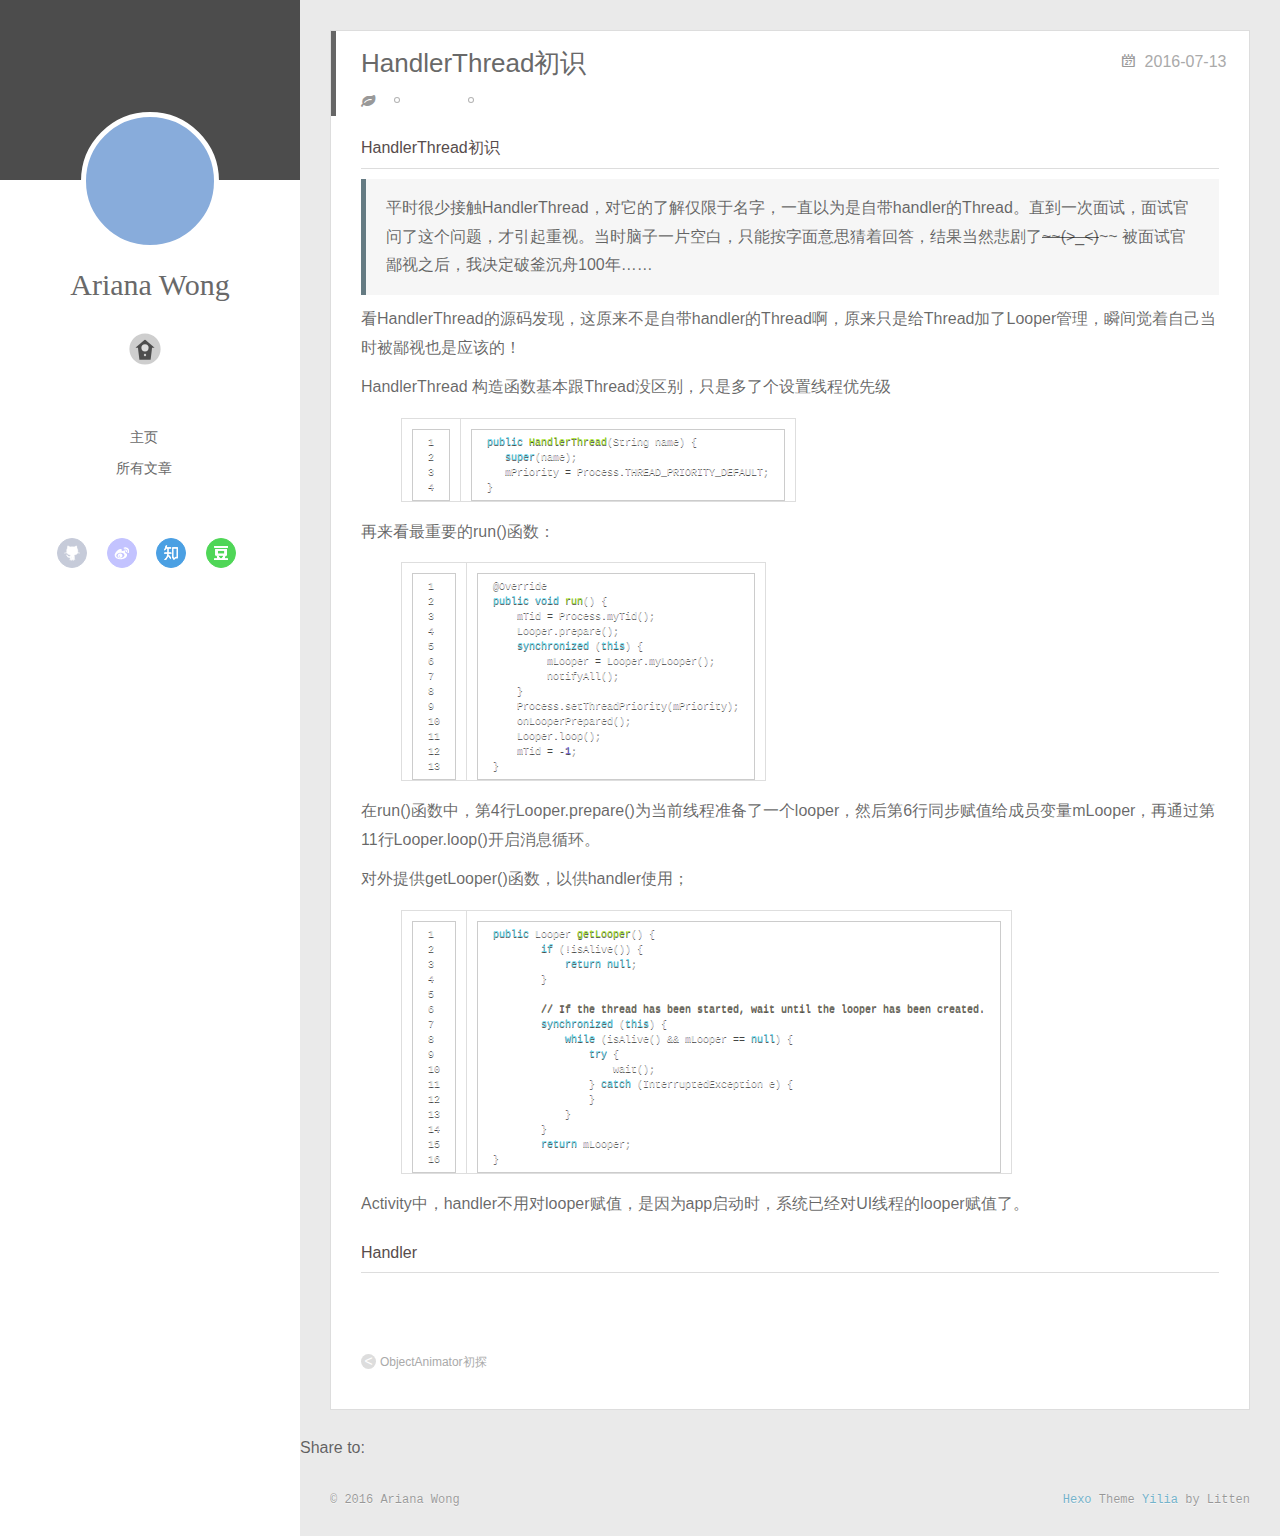
<file: 2016/07/13/HandlerThread初识/index.html>
<!DOCTYPE html>
<html>
<head>
  <meta charset="utf-8">
  
  <meta http-equiv="X-UA-Compatible" content="IE=edge" >
  <title>HandlerThread初识 | Douyer&#39;s home</title>
  <meta name="viewport" content="width=device-width, initial-scale=1, maximum-scale=1">
  <meta name="description" content="HandlerThread初识
平时很少接触HandlerThread，对它的了解仅限于名字，一直以为是自带handler的Thread。直到一次面试，面试官问了这个问题，才引起重视。当时脑子一片空白，只能按字面意思猜着回答，结果当然悲剧了~~(&amp;gt;_&amp;lt;)~~   被面试官鄙视之后，我决定破釜沉舟100年……">
<meta property="og:type" content="article">
<meta property="og:title" content="HandlerThread初识">
<meta property="og:url" content="http://love.xiachuanyun.cn/2016/07/13/HandlerThread初识/index.html">
<meta property="og:site_name" content="Douyer's home">
<meta property="og:description" content="HandlerThread初识
平时很少接触HandlerThread，对它的了解仅限于名字，一直以为是自带handler的Thread。直到一次面试，面试官问了这个问题，才引起重视。当时脑子一片空白，只能按字面意思猜着回答，结果当然悲剧了~~(&amp;gt;_&amp;lt;)~~   被面试官鄙视之后，我决定破釜沉舟100年……">
<meta property="og:updated_time" content="2016-07-18T08:55:28.000Z">
<meta name="twitter:card" content="summary">
<meta name="twitter:title" content="HandlerThread初识">
<meta name="twitter:description" content="HandlerThread初识
平时很少接触HandlerThread，对它的了解仅限于名字，一直以为是自带handler的Thread。直到一次面试，面试官问了这个问题，才引起重视。当时脑子一片空白，只能按字面意思猜着回答，结果当然悲剧了~~(&amp;gt;_&amp;lt;)~~   被面试官鄙视之后，我决定破釜沉舟100年……">
  
    <link rel="alternative" href="/atom.xml" title="Douyer&#39;s home" type="application/atom+xml">
  
  
    <link rel="icon" href="/favicon.ico">
  
  <link rel="stylesheet" href="/css/style.css">
</head>

<body>
  <div id="container">
    <div class="left-col">
    <div class="overlay"></div>
<div class="intrude-less">
	<header id="header" class="inner">
		<a href="/" class="profilepic">
			
			<img lazy-src="/img/favicon.ico" class="js-avatar">
			
		</a>

		<hgroup>
		  <h1 class="header-author"><a href="/">Ariana Wong</a></h1>
		</hgroup>

		

		
			<div class="switch-btn">
				<div class="icon">
					<div class="icon-ctn">
						<div class="icon-wrap icon-house" data-idx="0">
							<div class="birdhouse"></div>
							<div class="birdhouse_holes"></div>
						</div>
						<div class="icon-wrap icon-ribbon hide" data-idx="1">
							<div class="ribbon"></div>
						</div>
						
						
						<div class="icon-wrap icon-me hide" data-idx="3">
							<div class="user"></div>
							<div class="shoulder"></div>
						</div>
						
					</div>
					
				</div>
				<div class="tips-box hide">
					<div class="tips-arrow"></div>
					<ul class="tips-inner">
						<li>Menu</li>
						<li>Tags</li>
						
						
						<li>Über</li>
						
					</ul>
				</div>
			</div>
		

		<div class="switch-area">
			<div class="switch-wrap">
				<section class="switch-part switch-part1">
					<nav class="header-menu">
						<ul>
						
							<li><a href="/">主页</a></li>
				        
							<li><a href="/archives">所有文章</a></li>
				        
						</ul>
					</nav>
					<nav class="header-nav">
						<div class="social">
							
								<a class="github" target="_blank" href="https://github.com/" title="github">github</a>
					        
								<a class="weibo" target="_blank" href="http://weibo.com/" title="weibo">weibo</a>
					        
								<a class="zhihu" target="_blank" href="https://www.zhihu.com/" title="zhihu">zhihu</a>
					        
								<a class="douban" target="_blank" href="https://www.douban.com/" title="douban">douban</a>
					        
						</div>
					</nav>
				</section>
				
				
				<section class="switch-part switch-part2">
					<div class="widget tagcloud" id="js-tagcloud">
						<a href="/tags/android/" style="font-size: 10px;">android</a> <a href="/tags/work/" style="font-size: 10px;">work</a>
					</div>
				</section>
				
				
				

				
				
				<section class="switch-part switch-part3">
				
					<div id="js-aboutme">我是谁，我从哪里来，我到哪里去？我就是我，是颜色不一样的吃货…</div>
				</section>
				
			</div>
		</div>
	</header>				
</div>

    </div>
    <div class="mid-col">
      <nav id="mobile-nav">
  	<div class="overlay">
  		<div class="slider-trigger"></div>
  		<h1 class="header-author js-mobile-header hide">Ariana Wong</h1>
  	</div>
	<div class="intrude-less">
		<header id="header" class="inner">
			<div class="profilepic">
			
				<img lazy-src="/img/favicon.ico" class="js-avatar">
			
			</div>
			<hgroup>
			  <h1 class="header-author">Ariana Wong</h1>
			</hgroup>
			
			<nav class="header-menu">
				<ul>
				
					<li><a href="/">主页</a></li>
		        
					<li><a href="/archives">所有文章</a></li>
		        
		        <div class="clearfix"></div>
				</ul>
			</nav>
			<nav class="header-nav">
				<div class="social">
					
						<a class="github" target="_blank" href="https://github.com/" title="github">github</a>
			        
						<a class="weibo" target="_blank" href="http://weibo.com/" title="weibo">weibo</a>
			        
						<a class="zhihu" target="_blank" href="https://www.zhihu.com/" title="zhihu">zhihu</a>
			        
						<a class="douban" target="_blank" href="https://www.douban.com/" title="douban">douban</a>
			        
				</div>
			</nav>
		</header>				
	</div>
</nav>

      <div class="body-wrap"><article id="post-HandlerThread初识" class="article article-type-post" itemscope itemprop="blogPost">
  
    <div class="article-meta">
      <a href="/2016/07/13/HandlerThread初识/" class="article-date">
  	<time datetime="2016-07-13T07:56:54.000Z" itemprop="datePublished">2016-07-13</time>
</a>
    </div>
  
  <div class="article-inner">
    
      <input type="hidden" class="isFancy" />
    
    
      <header class="article-header">
        
  
    <h1 class="article-title" itemprop="name">
      HandlerThread初识
    </h1>
  

      </header>
      
      <div class="article-info article-info-post">
        
	<div class="article-tag tagcloud">
		<ul class="article-tag-list"><li class="article-tag-list-item"><a class="article-tag-list-link" href="/tags/android/">android</a></li><li class="article-tag-list-item"><a class="article-tag-list-link" href="/tags/work/">work</a></li></ul>
	</div>

        

        <div class="clearfix"></div>
      </div>
      
    
    <div class="article-entry" itemprop="articleBody">
      
        <h4 id="HandlerThread初识"><a href="#HandlerThread初识" class="headerlink" title="HandlerThread初识"></a>HandlerThread初识</h4><blockquote>
<p>平时很少接触HandlerThread，对它的了解仅限于名字，一直以为是自带handler的Thread。直到一次面试，面试官问了这个问题，才引起重视。当时脑子一片空白，只能按字面意思猜着回答，结果当然悲剧了<del>~~(&gt;_&lt;)</del>~~   被面试官鄙视之后，我决定破釜沉舟100年……</p>
</blockquote>
<a id="more"></a>
<p>看HandlerThread的源码发现，这原来不是自带handler的Thread啊，原来只是给Thread加了Looper管理，瞬间觉着自己当时被鄙视也是应该的！</p>
<p>HandlerThread 构造函数基本跟Thread没区别，只是多了个设置线程优先级</p>
<figure class="highlight java"><table><tr><td class="gutter"><pre><div class="line">1</div><div class="line">2</div><div class="line">3</div><div class="line">4</div></pre></td><td class="code"><pre><div class="line"><span class="function"><span class="keyword">public</span> <span class="title">HandlerThread</span><span class="params">(String name)</span> </span>&#123;</div><div class="line">   <span class="keyword">super</span>(name);</div><div class="line">   mPriority = Process.THREAD_PRIORITY_DEFAULT;</div><div class="line">&#125;</div></pre></td></tr></table></figure>
<p>再来看最重要的run()函数：</p>
<figure class="highlight java"><table><tr><td class="gutter"><pre><div class="line">1</div><div class="line">2</div><div class="line">3</div><div class="line">4</div><div class="line">5</div><div class="line">6</div><div class="line">7</div><div class="line">8</div><div class="line">9</div><div class="line">10</div><div class="line">11</div><div class="line">12</div><div class="line">13</div></pre></td><td class="code"><pre><div class="line"><span class="meta">@Override</span></div><div class="line"><span class="function"><span class="keyword">public</span> <span class="keyword">void</span> <span class="title">run</span><span class="params">()</span> </span>&#123;</div><div class="line">    mTid = Process.myTid();</div><div class="line">    Looper.prepare();</div><div class="line">    <span class="keyword">synchronized</span> (<span class="keyword">this</span>) &#123;</div><div class="line">         mLooper = Looper.myLooper();</div><div class="line">         notifyAll();</div><div class="line">    &#125;</div><div class="line">    Process.setThreadPriority(mPriority);</div><div class="line">    onLooperPrepared();</div><div class="line">    Looper.loop();</div><div class="line">    mTid = -<span class="number">1</span>;</div><div class="line">&#125;</div></pre></td></tr></table></figure>
<p>在run()函数中，第4行Looper.prepare()为当前线程准备了一个looper，然后第6行同步赋值给成员变量mLooper，再通过第11行Looper.loop()开启消息循环。</p>
<p>对外提供getLooper()函数，以供handler使用；</p>
<figure class="highlight java"><table><tr><td class="gutter"><pre><div class="line">1</div><div class="line">2</div><div class="line">3</div><div class="line">4</div><div class="line">5</div><div class="line">6</div><div class="line">7</div><div class="line">8</div><div class="line">9</div><div class="line">10</div><div class="line">11</div><div class="line">12</div><div class="line">13</div><div class="line">14</div><div class="line">15</div><div class="line">16</div></pre></td><td class="code"><pre><div class="line"><span class="function"><span class="keyword">public</span> Looper <span class="title">getLooper</span><span class="params">()</span> </span>&#123;</div><div class="line">        <span class="keyword">if</span> (!isAlive()) &#123;</div><div class="line">            <span class="keyword">return</span> <span class="keyword">null</span>;</div><div class="line">        &#125;</div><div class="line">        </div><div class="line">        <span class="comment">// If the thread has been started, wait until the looper has been created.</span></div><div class="line">        <span class="keyword">synchronized</span> (<span class="keyword">this</span>) &#123;</div><div class="line">            <span class="keyword">while</span> (isAlive() &amp;&amp; mLooper == <span class="keyword">null</span>) &#123;</div><div class="line">                <span class="keyword">try</span> &#123;</div><div class="line">                    wait();</div><div class="line">                &#125; <span class="keyword">catch</span> (InterruptedException e) &#123;</div><div class="line">                &#125;</div><div class="line">            &#125;</div><div class="line">        &#125;</div><div class="line">        <span class="keyword">return</span> mLooper;</div><div class="line">&#125;</div></pre></td></tr></table></figure>
<p>Activity中，handler不用对looper赋值，是因为app启动时，系统已经对UI线程的looper赋值了。</p>
<h5 id="Handler"><a href="#Handler" class="headerlink" title="Handler"></a>Handler</h5>
      
    </div>
    
  </div>
  
    
<nav id="article-nav">
  
    <a href="/2016/07/13/ObjectAnimator初探/" id="article-nav-newer" class="article-nav-link-wrap">
      <strong class="article-nav-caption"><</strong>
      <div class="article-nav-title">
        
          ObjectAnimator初探
        
      </div>
    </a>
  
  
</nav>

  
</article>


<div class="share_jia">
	<!-- JiaThis Button BEGIN -->
	<div class="jiathis_style">
		<span class="jiathis_txt">Share to: &nbsp; </span>
		<a class="jiathis_button_facebook"></a> 
    <a class="jiathis_button_twitter"></a>
    <a class="jiathis_button_plus"></a> 
    <a class="jiathis_button_tsina"></a>
		<a class="jiathis_button_cqq"></a>
		<a class="jiathis_button_douban"></a>
		<a class="jiathis_button_weixin"></a>
		<a class="jiathis_button_tumblr"></a>
    <a href="http://www.jiathis.com/share" class="jiathis jiathis_txt jtico jtico_jiathis" target="_blank"></a>
	</div>
	<script type="text/javascript" src="http://v3.jiathis.com/code/jia.js?uid=1405949716054953" charset="utf-8"></script>
	<!-- JiaThis Button END -->
</div>






<div class="duoshuo">
	<!-- 多说评论框 start -->
	<div class="ds-thread" data-thread-key="HandlerThread初识" data-title="HandlerThread初识" data-url="http://love.xiachuanyun.cn/2016/07/13/HandlerThread初识/"></div>
	<!-- 多说评论框 end -->
	<!-- 多说公共JS代码 start (一个网页只需插入一次) -->
	<script type="text/javascript">
	var duoshuoQuery = {short_name:"lovexiachuanyun"};
	(function() {
		var ds = document.createElement('script');
		ds.type = 'text/javascript';ds.async = true;
		ds.src = (document.location.protocol == 'https:' ? 'https:' : 'http:') + '//static.duoshuo.com/embed.js';
		ds.charset = 'UTF-8';
		(document.getElementsByTagName('head')[0] 
		 || document.getElementsByTagName('body')[0]).appendChild(ds);
	})();
	</script>
	<!-- 多说公共JS代码 end -->
</div>




</div>
      <footer id="footer">
  <div class="outer">
    <div id="footer-info">
    	<div class="footer-left">
    		&copy; 2016 Ariana Wong
    	</div>
      	<div class="footer-right">
      		<a href="http://hexo.io/" target="_blank">Hexo</a>  Theme <a href="https://github.com/litten/hexo-theme-yilia" target="_blank">Yilia</a> by Litten
      	</div>
    </div>
  </div>
</footer>
    </div>
    
  <link rel="stylesheet" href="/fancybox/jquery.fancybox.css">


<script>
	var yiliaConfig = {
		fancybox: true,
		mathjax: true,
		animate: true,
		isHome: false,
		isPost: true,
		isArchive: false,
		isTag: false,
		isCategory: false,
		open_in_new: false
	}
</script>
<script src="http://7.url.cn/edu/jslib/comb/require-2.1.6,jquery-1.9.1.min.js"></script>
<script src="/js/main.js"></script>






<script type="text/x-mathjax-config">
MathJax.Hub.Config({
    tex2jax: {
        inlineMath: [ ['$','$'], ["\\(","\\)"]  ],
        processEscapes: true,
        skipTags: ['script', 'noscript', 'style', 'textarea', 'pre', 'code']
    }
});

MathJax.Hub.Queue(function() {
    var all = MathJax.Hub.getAllJax(), i;
    for(i=0; i < all.length; i += 1) {
        all[i].SourceElement().parentNode.className += ' has-jax';                 
    }       
});
</script>

<script type="text/javascript" src="http://cdn.mathjax.org/mathjax/latest/MathJax.js?config=TeX-AMS-MML_HTMLorMML">
</script>


  </div>
</body>
</html>
</file>
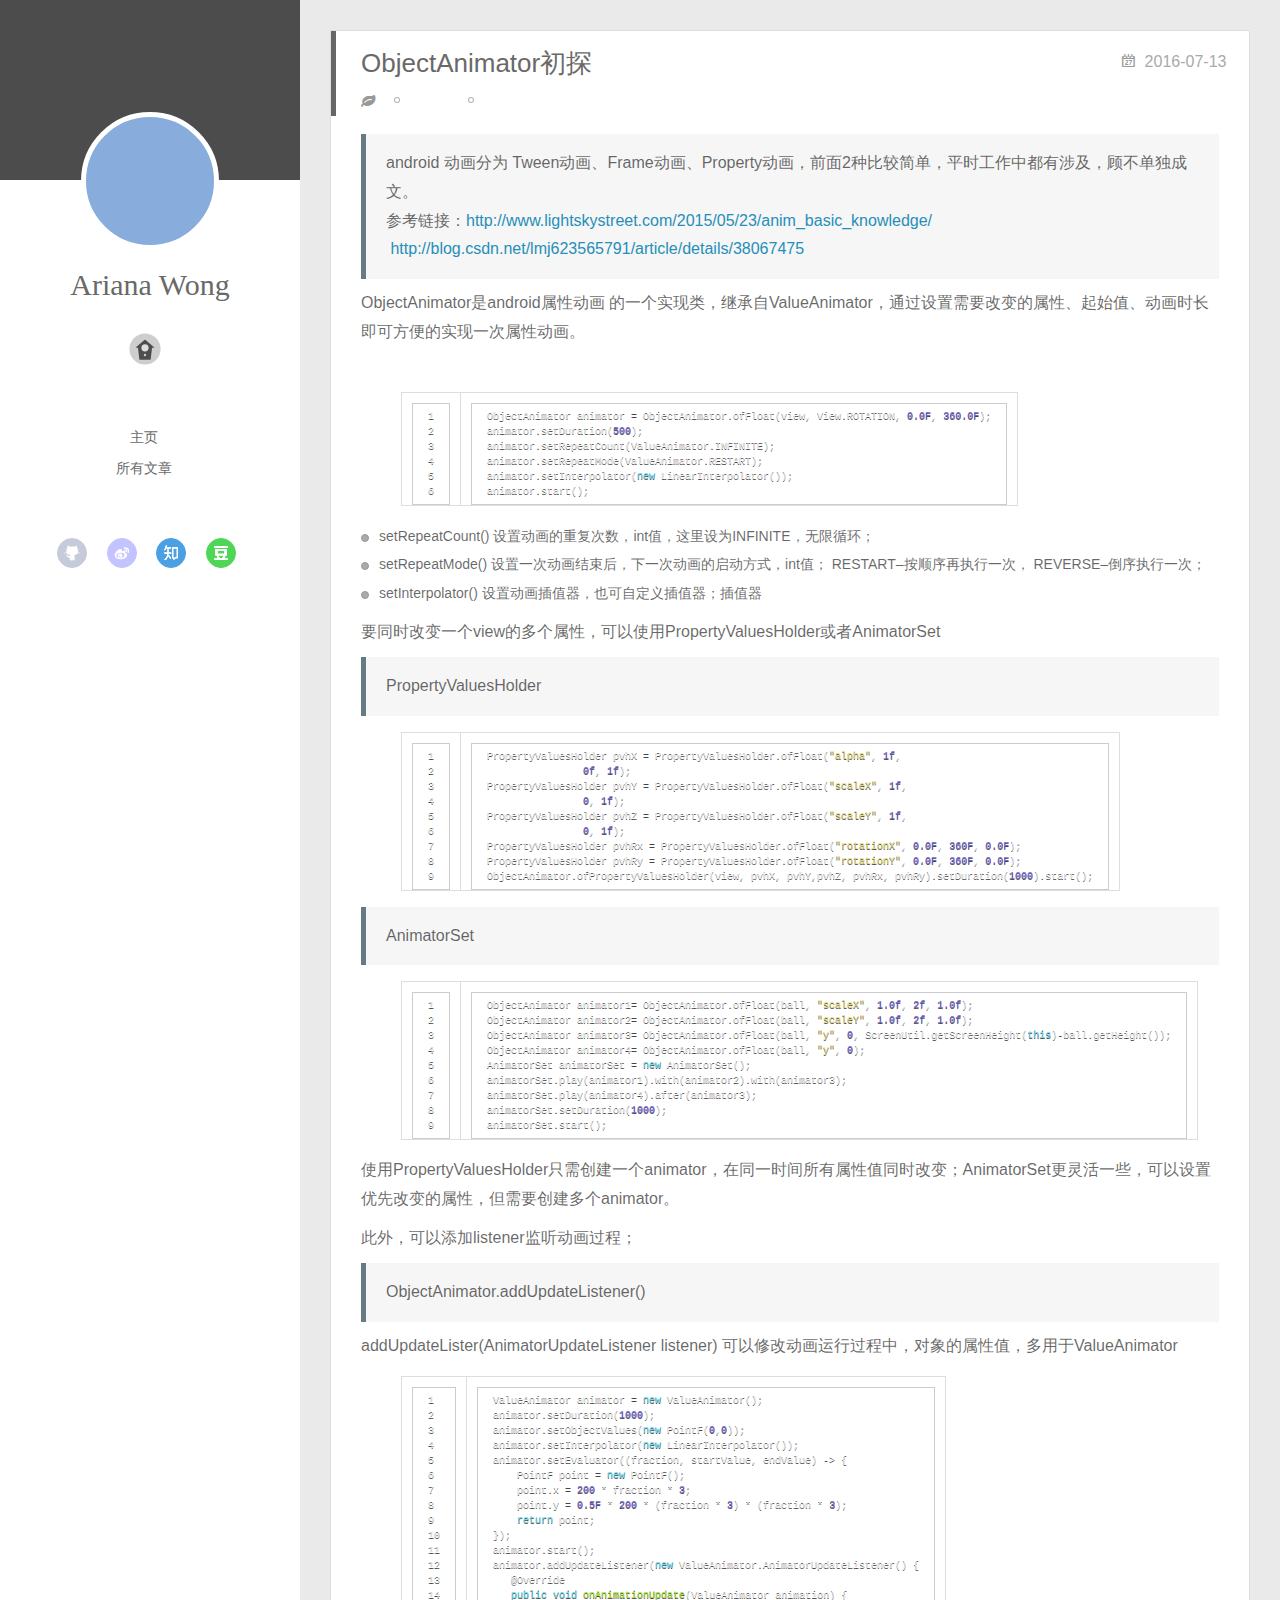
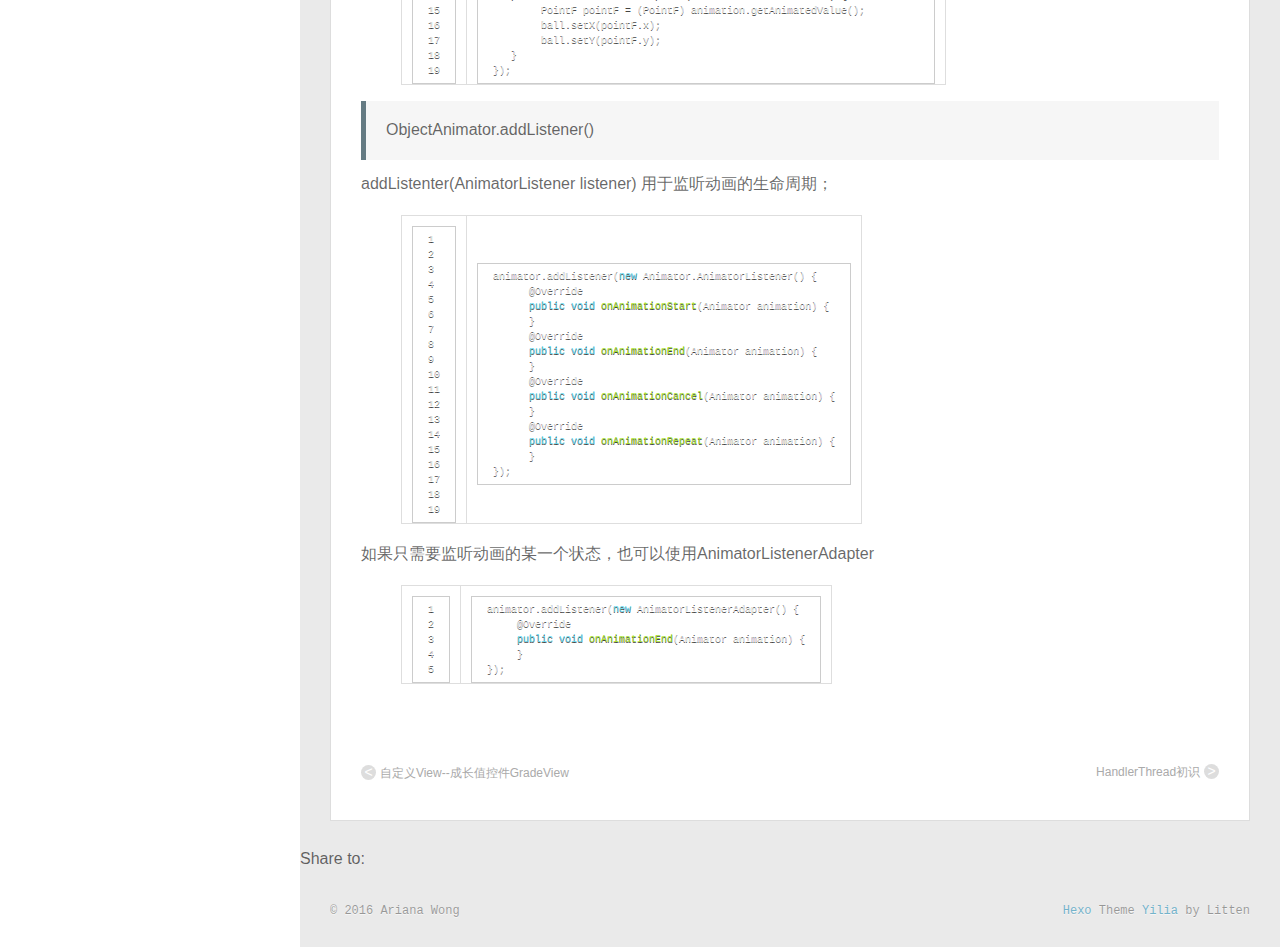
<file: 2016/07/13/ObjectAnimator初探/index.html>
<!DOCTYPE html>
<html>
<head>
  <meta charset="utf-8">
  
  <meta http-equiv="X-UA-Compatible" content="IE=edge" >
  <title>ObjectAnimator初探 | Douyer&#39;s home</title>
  <meta name="viewport" content="width=device-width, initial-scale=1, maximum-scale=1">
  <meta name="description" content="android 动画分为 Tween动画、Frame动画、Property动画，前面2种比较简单，平时工作中都有涉及，顾不单独成文。
 参考链接：http://www.lightskystreet.com/2015/05/23/anim_basic_knowledge/     
 ​                   http://blog.csdn.net/lmj623565791/ar">
<meta property="og:type" content="article">
<meta property="og:title" content="ObjectAnimator初探">
<meta property="og:url" content="http://love.xiachuanyun.cn/2016/07/13/ObjectAnimator初探/index.html">
<meta property="og:site_name" content="Douyer's home">
<meta property="og:description" content="android 动画分为 Tween动画、Frame动画、Property动画，前面2种比较简单，平时工作中都有涉及，顾不单独成文。
 参考链接：http://www.lightskystreet.com/2015/05/23/anim_basic_knowledge/     
 ​                   http://blog.csdn.net/lmj623565791/ar">
<meta property="og:updated_time" content="2016-07-18T08:55:20.000Z">
<meta name="twitter:card" content="summary">
<meta name="twitter:title" content="ObjectAnimator初探">
<meta name="twitter:description" content="android 动画分为 Tween动画、Frame动画、Property动画，前面2种比较简单，平时工作中都有涉及，顾不单独成文。
 参考链接：http://www.lightskystreet.com/2015/05/23/anim_basic_knowledge/     
 ​                   http://blog.csdn.net/lmj623565791/ar">
  
    <link rel="alternative" href="/atom.xml" title="Douyer&#39;s home" type="application/atom+xml">
  
  
    <link rel="icon" href="/favicon.ico">
  
  <link rel="stylesheet" href="/css/style.css">
</head>

<body>
  <div id="container">
    <div class="left-col">
    <div class="overlay"></div>
<div class="intrude-less">
	<header id="header" class="inner">
		<a href="/" class="profilepic">
			
			<img lazy-src="/img/favicon.ico" class="js-avatar">
			
		</a>

		<hgroup>
		  <h1 class="header-author"><a href="/">Ariana Wong</a></h1>
		</hgroup>

		

		
			<div class="switch-btn">
				<div class="icon">
					<div class="icon-ctn">
						<div class="icon-wrap icon-house" data-idx="0">
							<div class="birdhouse"></div>
							<div class="birdhouse_holes"></div>
						</div>
						<div class="icon-wrap icon-ribbon hide" data-idx="1">
							<div class="ribbon"></div>
						</div>
						
						
						<div class="icon-wrap icon-me hide" data-idx="3">
							<div class="user"></div>
							<div class="shoulder"></div>
						</div>
						
					</div>
					
				</div>
				<div class="tips-box hide">
					<div class="tips-arrow"></div>
					<ul class="tips-inner">
						<li>Menu</li>
						<li>Tags</li>
						
						
						<li>Über</li>
						
					</ul>
				</div>
			</div>
		

		<div class="switch-area">
			<div class="switch-wrap">
				<section class="switch-part switch-part1">
					<nav class="header-menu">
						<ul>
						
							<li><a href="/">主页</a></li>
				        
							<li><a href="/archives">所有文章</a></li>
				        
						</ul>
					</nav>
					<nav class="header-nav">
						<div class="social">
							
								<a class="github" target="_blank" href="https://github.com/" title="github">github</a>
					        
								<a class="weibo" target="_blank" href="http://weibo.com/" title="weibo">weibo</a>
					        
								<a class="zhihu" target="_blank" href="https://www.zhihu.com/" title="zhihu">zhihu</a>
					        
								<a class="douban" target="_blank" href="https://www.douban.com/" title="douban">douban</a>
					        
						</div>
					</nav>
				</section>
				
				
				<section class="switch-part switch-part2">
					<div class="widget tagcloud" id="js-tagcloud">
						<a href="/tags/android/" style="font-size: 10px;">android</a> <a href="/tags/work/" style="font-size: 10px;">work</a>
					</div>
				</section>
				
				
				

				
				
				<section class="switch-part switch-part3">
				
					<div id="js-aboutme">我是谁，我从哪里来，我到哪里去？我就是我，是颜色不一样的吃货…</div>
				</section>
				
			</div>
		</div>
	</header>				
</div>

    </div>
    <div class="mid-col">
      <nav id="mobile-nav">
  	<div class="overlay">
  		<div class="slider-trigger"></div>
  		<h1 class="header-author js-mobile-header hide">Ariana Wong</h1>
  	</div>
	<div class="intrude-less">
		<header id="header" class="inner">
			<div class="profilepic">
			
				<img lazy-src="/img/favicon.ico" class="js-avatar">
			
			</div>
			<hgroup>
			  <h1 class="header-author">Ariana Wong</h1>
			</hgroup>
			
			<nav class="header-menu">
				<ul>
				
					<li><a href="/">主页</a></li>
		        
					<li><a href="/archives">所有文章</a></li>
		        
		        <div class="clearfix"></div>
				</ul>
			</nav>
			<nav class="header-nav">
				<div class="social">
					
						<a class="github" target="_blank" href="https://github.com/" title="github">github</a>
			        
						<a class="weibo" target="_blank" href="http://weibo.com/" title="weibo">weibo</a>
			        
						<a class="zhihu" target="_blank" href="https://www.zhihu.com/" title="zhihu">zhihu</a>
			        
						<a class="douban" target="_blank" href="https://www.douban.com/" title="douban">douban</a>
			        
				</div>
			</nav>
		</header>				
	</div>
</nav>

      <div class="body-wrap"><article id="post-ObjectAnimator初探" class="article article-type-post" itemscope itemprop="blogPost">
  
    <div class="article-meta">
      <a href="/2016/07/13/ObjectAnimator初探/" class="article-date">
  	<time datetime="2016-07-13T09:12:01.000Z" itemprop="datePublished">2016-07-13</time>
</a>
    </div>
  
  <div class="article-inner">
    
      <input type="hidden" class="isFancy" />
    
    
      <header class="article-header">
        
  
    <h1 class="article-title" itemprop="name">
      ObjectAnimator初探
    </h1>
  

      </header>
      
      <div class="article-info article-info-post">
        
	<div class="article-tag tagcloud">
		<ul class="article-tag-list"><li class="article-tag-list-item"><a class="article-tag-list-link" href="/tags/android/">android</a></li><li class="article-tag-list-item"><a class="article-tag-list-link" href="/tags/work/">work</a></li></ul>
	</div>

        

        <div class="clearfix"></div>
      </div>
      
    
    <div class="article-entry" itemprop="articleBody">
      
        <blockquote>
<p> android 动画分为 Tween动画、Frame动画、Property动画，前面2种比较简单，平时工作中都有涉及，顾不单独成文。</p>
<p> 参考链接：<a href="http://www.lightskystreet.com/2015/05/23/anim_basic_knowledge/" target="_blank" rel="external">http://www.lightskystreet.com/2015/05/23/anim_basic_knowledge/</a>     </p>
<p> ​                   <a href="http://blog.csdn.net/lmj623565791/article/details/38067475" target="_blank" rel="external">http://blog.csdn.net/lmj623565791/article/details/38067475</a></p>
</blockquote>
<p>ObjectAnimator是android属性动画 的一个实现类，继承自ValueAnimator，通过设置需要改变的属性、起始值、动画时长即可方便的实现一次属性动画。<br><a id="more"></a><br><figure class="highlight java"><table><tr><td class="gutter"><pre><div class="line">1</div><div class="line">2</div><div class="line">3</div><div class="line">4</div><div class="line">5</div><div class="line">6</div></pre></td><td class="code"><pre><div class="line">ObjectAnimator animator = ObjectAnimator.ofFloat(view, View.ROTATION, <span class="number">0.0F</span>, <span class="number">360.0F</span>);</div><div class="line">animator.setDuration(<span class="number">500</span>);</div><div class="line">animator.setRepeatCount(ValueAnimator.INFINITE);</div><div class="line">animator.setRepeatMode(ValueAnimator.RESTART);</div><div class="line">animator.setInterpolator(<span class="keyword">new</span> LinearInterpolator());</div><div class="line">animator.start();</div></pre></td></tr></table></figure></p>
<ul>
<li>setRepeatCount() 设置动画的重复次数，int值，这里设为INFINITE，无限循环；</li>
<li>setRepeatMode() 设置一次动画结束后，下一次动画的启动方式，int值；                                   RESTART–按顺序再执行一次， REVERSE–倒序执行一次；</li>
<li>setInterpolator()  设置动画插值器，也可自定义插值器；插值器</li>
</ul>
<p>要同时改变一个view的多个属性，可以使用PropertyValuesHolder或者AnimatorSet</p>
<blockquote>
<p>PropertyValuesHolder</p>
</blockquote>
<figure class="highlight java"><table><tr><td class="gutter"><pre><div class="line">1</div><div class="line">2</div><div class="line">3</div><div class="line">4</div><div class="line">5</div><div class="line">6</div><div class="line">7</div><div class="line">8</div><div class="line">9</div></pre></td><td class="code"><pre><div class="line">PropertyValuesHolder pvhX = PropertyValuesHolder.ofFloat(<span class="string">"alpha"</span>, <span class="number">1f</span>,</div><div class="line">                <span class="number">0f</span>, <span class="number">1f</span>);</div><div class="line">PropertyValuesHolder pvhY = PropertyValuesHolder.ofFloat(<span class="string">"scaleX"</span>, <span class="number">1f</span>,</div><div class="line">                <span class="number">0</span>, <span class="number">1f</span>);</div><div class="line">PropertyValuesHolder pvhZ = PropertyValuesHolder.ofFloat(<span class="string">"scaleY"</span>, <span class="number">1f</span>,</div><div class="line">                <span class="number">0</span>, <span class="number">1f</span>);</div><div class="line">PropertyValuesHolder pvhRx = PropertyValuesHolder.ofFloat(<span class="string">"rotationX"</span>, <span class="number">0.0F</span>, <span class="number">360F</span>, <span class="number">0.0F</span>);</div><div class="line">PropertyValuesHolder pvhRy = PropertyValuesHolder.ofFloat(<span class="string">"rotationY"</span>, <span class="number">0.0F</span>, <span class="number">360F</span>, <span class="number">0.0F</span>);</div><div class="line">ObjectAnimator.ofPropertyValuesHolder(view, pvhX, pvhY,pvhZ, pvhRx, pvhRy).setDuration(<span class="number">1000</span>).start();</div></pre></td></tr></table></figure>
<blockquote>
<p>AnimatorSet</p>
</blockquote>
<figure class="highlight java"><table><tr><td class="gutter"><pre><div class="line">1</div><div class="line">2</div><div class="line">3</div><div class="line">4</div><div class="line">5</div><div class="line">6</div><div class="line">7</div><div class="line">8</div><div class="line">9</div></pre></td><td class="code"><pre><div class="line">ObjectAnimator animator1= ObjectAnimator.ofFloat(ball, <span class="string">"scaleX"</span>, <span class="number">1.0f</span>, <span class="number">2f</span>, <span class="number">1.0f</span>);</div><div class="line">ObjectAnimator animator2= ObjectAnimator.ofFloat(ball, <span class="string">"scaleY"</span>, <span class="number">1.0f</span>, <span class="number">2f</span>, <span class="number">1.0f</span>);</div><div class="line">ObjectAnimator animator3= ObjectAnimator.ofFloat(ball, <span class="string">"y"</span>, <span class="number">0</span>, ScreenUtil.getScreenHeight(<span class="keyword">this</span>)-ball.getHeight());</div><div class="line">ObjectAnimator animator4= ObjectAnimator.ofFloat(ball, <span class="string">"y"</span>, <span class="number">0</span>);</div><div class="line">AnimatorSet animatorSet = <span class="keyword">new</span> AnimatorSet();</div><div class="line">animatorSet.play(animator1).with(animator2).with(animator3);</div><div class="line">animatorSet.play(animator4).after(animator3);</div><div class="line">animatorSet.setDuration(<span class="number">1000</span>);</div><div class="line">animatorSet.start();</div></pre></td></tr></table></figure>
<p>使用PropertyValuesHolder只需创建一个animator，在同一时间所有属性值同时改变；AnimatorSet更灵活一些，可以设置优先改变的属性，但需要创建多个animator。</p>
<p>此外，可以添加listener监听动画过程；</p>
<blockquote>
<p>ObjectAnimator.addUpdateListener()</p>
</blockquote>
<p>addUpdateLister(AnimatorUpdateListener listener) 可以修改动画运行过程中，对象的属性值，多用于ValueAnimator</p>
<figure class="highlight java"><table><tr><td class="gutter"><pre><div class="line">1</div><div class="line">2</div><div class="line">3</div><div class="line">4</div><div class="line">5</div><div class="line">6</div><div class="line">7</div><div class="line">8</div><div class="line">9</div><div class="line">10</div><div class="line">11</div><div class="line">12</div><div class="line">13</div><div class="line">14</div><div class="line">15</div><div class="line">16</div><div class="line">17</div><div class="line">18</div><div class="line">19</div></pre></td><td class="code"><pre><div class="line">ValueAnimator animator = <span class="keyword">new</span> ValueAnimator();</div><div class="line">animator.setDuration(<span class="number">1000</span>);</div><div class="line">animator.setObjectValues(<span class="keyword">new</span> PointF(<span class="number">0</span>,<span class="number">0</span>));</div><div class="line">animator.setInterpolator(<span class="keyword">new</span> LinearInterpolator());</div><div class="line">animator.setEvaluator((fraction, startValue, endValue) -&gt; &#123;</div><div class="line">    PointF point = <span class="keyword">new</span> PointF();</div><div class="line">    point.x = <span class="number">200</span> * fraction * <span class="number">3</span>;</div><div class="line">    point.y = <span class="number">0.5F</span> * <span class="number">200</span> * (fraction * <span class="number">3</span>) * (fraction * <span class="number">3</span>);</div><div class="line">    <span class="keyword">return</span> point;</div><div class="line">&#125;);</div><div class="line">animator.start();</div><div class="line">animator.addUpdateListener(<span class="keyword">new</span> ValueAnimator.AnimatorUpdateListener() &#123;</div><div class="line">   <span class="meta">@Override</span></div><div class="line">   <span class="function"><span class="keyword">public</span> <span class="keyword">void</span> <span class="title">onAnimationUpdate</span><span class="params">(ValueAnimator animation)</span> </span>&#123;</div><div class="line">        PointF pointF = (PointF) animation.getAnimatedValue();</div><div class="line">        ball.setX(pointF.x);</div><div class="line">        ball.setY(pointF.y);</div><div class="line">   &#125;</div><div class="line">&#125;);</div></pre></td></tr></table></figure>
<blockquote>
<p>ObjectAnimator.addListener()</p>
</blockquote>
<p>addListenter(AnimatorListener listener)  用于监听动画的生命周期；</p>
<figure class="highlight java"><table><tr><td class="gutter"><pre><div class="line">1</div><div class="line">2</div><div class="line">3</div><div class="line">4</div><div class="line">5</div><div class="line">6</div><div class="line">7</div><div class="line">8</div><div class="line">9</div><div class="line">10</div><div class="line">11</div><div class="line">12</div><div class="line">13</div><div class="line">14</div><div class="line">15</div><div class="line">16</div><div class="line">17</div><div class="line">18</div><div class="line">19</div></pre></td><td class="code"><pre><div class="line">animator.addListener(<span class="keyword">new</span> Animator.AnimatorListener() &#123;</div><div class="line">      <span class="meta">@Override</span></div><div class="line">      <span class="function"><span class="keyword">public</span> <span class="keyword">void</span> <span class="title">onAnimationStart</span><span class="params">(Animator animation)</span> </span>&#123;</div><div class="line">      &#125;</div><div class="line"></div><div class="line">      <span class="meta">@Override</span></div><div class="line">      <span class="function"><span class="keyword">public</span> <span class="keyword">void</span> <span class="title">onAnimationEnd</span><span class="params">(Animator animation)</span> </span>&#123;</div><div class="line">      &#125;</div><div class="line"></div><div class="line">      <span class="meta">@Override</span></div><div class="line">      <span class="function"><span class="keyword">public</span> <span class="keyword">void</span> <span class="title">onAnimationCancel</span><span class="params">(Animator animation)</span> </span>&#123;</div><div class="line"></div><div class="line">      &#125;</div><div class="line"></div><div class="line">      <span class="meta">@Override</span></div><div class="line">      <span class="function"><span class="keyword">public</span> <span class="keyword">void</span> <span class="title">onAnimationRepeat</span><span class="params">(Animator animation)</span> </span>&#123;</div><div class="line"></div><div class="line">      &#125;</div><div class="line">&#125;);</div></pre></td></tr></table></figure>
<p>如果只需要监听动画的某一个状态，也可以使用AnimatorListenerAdapter</p>
<figure class="highlight java"><table><tr><td class="gutter"><pre><div class="line">1</div><div class="line">2</div><div class="line">3</div><div class="line">4</div><div class="line">5</div></pre></td><td class="code"><pre><div class="line">animator.addListener(<span class="keyword">new</span> AnimatorListenerAdapter() &#123;</div><div class="line">     <span class="meta">@Override</span></div><div class="line">     <span class="function"><span class="keyword">public</span> <span class="keyword">void</span> <span class="title">onAnimationEnd</span><span class="params">(Animator animation)</span> </span>&#123;</div><div class="line">     &#125;</div><div class="line">&#125;);</div></pre></td></tr></table></figure>

      
    </div>
    
  </div>
  
    
<nav id="article-nav">
  
    <a href="/2016/08/19/GradeView/" id="article-nav-newer" class="article-nav-link-wrap">
      <strong class="article-nav-caption"><</strong>
      <div class="article-nav-title">
        
          自定义View--成长值控件GradeView
        
      </div>
    </a>
  
  
    <a href="/2016/07/13/HandlerThread初识/" id="article-nav-older" class="article-nav-link-wrap">
      <div class="article-nav-title">HandlerThread初识</div>
      <strong class="article-nav-caption">></strong>
    </a>
  
</nav>

  
</article>


<div class="share_jia">
	<!-- JiaThis Button BEGIN -->
	<div class="jiathis_style">
		<span class="jiathis_txt">Share to: &nbsp; </span>
		<a class="jiathis_button_facebook"></a> 
    <a class="jiathis_button_twitter"></a>
    <a class="jiathis_button_plus"></a> 
    <a class="jiathis_button_tsina"></a>
		<a class="jiathis_button_cqq"></a>
		<a class="jiathis_button_douban"></a>
		<a class="jiathis_button_weixin"></a>
		<a class="jiathis_button_tumblr"></a>
    <a href="http://www.jiathis.com/share" class="jiathis jiathis_txt jtico jtico_jiathis" target="_blank"></a>
	</div>
	<script type="text/javascript" src="http://v3.jiathis.com/code/jia.js?uid=1405949716054953" charset="utf-8"></script>
	<!-- JiaThis Button END -->
</div>






<div class="duoshuo">
	<!-- 多说评论框 start -->
	<div class="ds-thread" data-thread-key="ObjectAnimator初探" data-title="ObjectAnimator初探" data-url="http://love.xiachuanyun.cn/2016/07/13/ObjectAnimator初探/"></div>
	<!-- 多说评论框 end -->
	<!-- 多说公共JS代码 start (一个网页只需插入一次) -->
	<script type="text/javascript">
	var duoshuoQuery = {short_name:"lovexiachuanyun"};
	(function() {
		var ds = document.createElement('script');
		ds.type = 'text/javascript';ds.async = true;
		ds.src = (document.location.protocol == 'https:' ? 'https:' : 'http:') + '//static.duoshuo.com/embed.js';
		ds.charset = 'UTF-8';
		(document.getElementsByTagName('head')[0] 
		 || document.getElementsByTagName('body')[0]).appendChild(ds);
	})();
	</script>
	<!-- 多说公共JS代码 end -->
</div>




</div>
      <footer id="footer">
  <div class="outer">
    <div id="footer-info">
    	<div class="footer-left">
    		&copy; 2016 Ariana Wong
    	</div>
      	<div class="footer-right">
      		<a href="http://hexo.io/" target="_blank">Hexo</a>  Theme <a href="https://github.com/litten/hexo-theme-yilia" target="_blank">Yilia</a> by Litten
      	</div>
    </div>
  </div>
</footer>
    </div>
    
  <link rel="stylesheet" href="/fancybox/jquery.fancybox.css">


<script>
	var yiliaConfig = {
		fancybox: true,
		mathjax: true,
		animate: true,
		isHome: false,
		isPost: true,
		isArchive: false,
		isTag: false,
		isCategory: false,
		open_in_new: false
	}
</script>
<script src="http://7.url.cn/edu/jslib/comb/require-2.1.6,jquery-1.9.1.min.js"></script>
<script src="/js/main.js"></script>






<script type="text/x-mathjax-config">
MathJax.Hub.Config({
    tex2jax: {
        inlineMath: [ ['$','$'], ["\\(","\\)"]  ],
        processEscapes: true,
        skipTags: ['script', 'noscript', 'style', 'textarea', 'pre', 'code']
    }
});

MathJax.Hub.Queue(function() {
    var all = MathJax.Hub.getAllJax(), i;
    for(i=0; i < all.length; i += 1) {
        all[i].SourceElement().parentNode.className += ' has-jax';                 
    }       
});
</script>

<script type="text/javascript" src="http://cdn.mathjax.org/mathjax/latest/MathJax.js?config=TeX-AMS-MML_HTMLorMML">
</script>


  </div>
</body>
</html>
</file>
<file: css/style.css>
body {
  width: 100%;
}
body:before,
body:after {
  content: "";
  display: table;
}
body:after {
  clear: both;
}
@font-face {
  font-family: 'FontAwesome';
  src: url("fonts/fontawesome-webfont.eot");
  src: url("fonts/fontawesome-webfont.eot?#iefix") format("embedded-opentype"), url("fonts/fontawesome-webfont.woff") format("woff"), url("fonts/fontawesome-webfont.ttf") format("truetype"), url("fonts/fontawesome-webfont.svgz#FontAwesomeRegular") format("svg"), url("fonts/fontawesome-webfont.svg#FontAwesomeRegular") format("svg");
  font-weight: normal;
  font-style: normal;
}
html,
body,
div,
span,
applet,
object,
iframe,
h1,
h2,
h3,
h4,
h5,
h6,
p,
blockquote,
pre,
a,
abbr,
acronym,
address,
big,
cite,
code,
del,
dfn,
em,
img,
ins,
kbd,
q,
s,
samp,
small,
strike,
strong,
sub,
sup,
tt,
var,
dl,
dt,
dd,
ol,
ul,
li,
fieldset,
form,
label,
legend,
table,
caption,
tbody,
tfoot,
thead,
tr,
th,
td {
  margin: 0;
  padding: 0;
  border: 0;
  outline: 0;
  font-weight: inherit;
  font-style: inherit;
  font-family: inherit;
  font-size: 100%;
  vertical-align: baseline;
}
body {
  line-height: 1;
  color: #000;
  background: #fff;
}
ol,
ul {
  list-style: none;
}
table {
  border-collapse: separate;
  border-spacing: 0;
  vertical-align: middle;
}
caption,
th,
td {
  text-align: left;
  font-weight: normal;
  vertical-align: middle;
}
a img {
  border: none;
}
ol {
  list-style: decimal;
  padding-left: 20px;
}
ul {
  list-style: none;
}
input,
button {
  margin: 0;
  padding: 0;
}
input::-moz-focus-inner,
button::-moz-focus-inner {
  border: 0;
  padding: 0;
}
@font-face {
  font-family: FontAwesome;
  font-style: normal;
  font-weight: normal;
  src: url("fonts/fontawesome-webfont.eot?v=#4.0.3");
  src: url("fonts/fontawesome-webfont.eot?#iefix&v=#4.0.3") format("embedded-opentype"), url("fonts/fontawesome-webfont.woff?v=#4.0.3") format("woff"), url("fonts/fontawesome-webfont.ttf?v=#4.0.3") format("truetype"), url("fonts/fontawesome-webfont.svg#fontawesomeregular?v=#4.0.3") format("svg");
}
html,
body,
#container {
  height: 100%;
}
body {
  font-family: "微软雅黑", "HelveticaNeue-Light", "Helvetica Neue Light", "Helvetica Neue", Helvetica, Arial, sans-serif;
  font-size: 16px;
  background: #fff;
  color: rgba(0,0,0,0.6);
  -webkit-overflow-scrolling: touch;
}
h1,
h2,
h3 {
  display: block;
}
h1 {
  font-size: 1.5em;
}
h2 {
  font-size: 1.3em;
}
h3 {
  font-size: 1.1em;
}
h4,
h5,
h6 {
  font-size: 1em;
}
a {
  text-decoration: none;
  outline-width: 0;
  color: #258fb8;
  outline: none;
}
.alignleft {
  float: left;
}
.alignright {
  float: right;
}
.clearfix {
  *zoom: 1;
}
.clearfix:after {
  content: "";
  display: table;
  clear: both;
}
.inner {
  width: 1000px;
  margin: 0 auto;
}
.hide {
  display: none;
}
@media screen and (max-width: 1040px) {
  .inner {
    width: 100%;
  }
}
#container {
  position: relative;
  min-height: 100%;
}
#container #mobile-nav {
  display: none;
}
#container #mobile-nav .overlay {
  height: 110px;
  position: absolute;
  width: 100%;
  background: #4d4d4d;
}
#container #mobile-nav .overlay.fixed {
  position: fixed;
  height: 42px;
  z-index: 99;
}
#container #mobile-nav #header {
  padding: 10px 0 0 0;
}
#container #mobile-nav #header .profilepic {
  display: block;
  position: relative;
  z-index: 100;
}
#container #mobile-nav #header .header-menu {
  height: auto;
  margin: 10px;
}
#container #mobile-nav #header .header-menu ul {
  text-align: center;
  cursor: default;
}
#container #mobile-nav #header .header-menu li {
  display: inline-block;
  margin: 3px;
}
#container .left-col {
  background: #fff;
  width: 300px;
  position: fixed;
  opacity: 1;
  -webkit-transition: all 0.2s ease-in;
  -moz-transition: all 0.2s ease-in;
  -ms-transition: all 0.2s ease-in;
  transition: all 0.2s ease-in;
  height: 100%;
}
#container .left-col .overlay {
  width: 100%;
  height: 180px;
  background-color: #000;
  position: absolute;
  opacity: 0.7;
}
#container .left-col .intrude-less {
  width: 76%;
  text-align: center;
  margin: 112px auto 0;
}
#container .mid-col {
  position: absolute;
  right: 0;
  min-height: 100%;
  background: #eaeaea;
  left: 300px;
  width: auto;
}
@media screen and (max-width: 800px) {
  #container .left-col {
    display: none;
  }
  #container .mid-col {
    left: 0;
  }
  #container #header .header-nav {
    position: relative;
  }
  #container .header-author.fixed {
    position: fixed;
    top: -13px;
    width: 100%;
    color: #ddd;
  }
  #container .overlay .slider-trigger {
    position: absolute;
    z-index: 101;
    bottom: 0;
    left: 0;
    width: 42px;
    height: 42px;
  }
  #container .overlay .slider-trigger:hover {
    background: #444;
  }
  #container .overlay .slider-trigger:before {
    color: #ddd;
    content: "\f00b";
    font: 16px FontAwesome;
    width: 16px;
    height: 16px;
    margin-left: 9px;
    margin-top: 14px;
    display: block;
  }
  #container .article-header {
    border-left: none;
    padding: 0;
    border-bottom: 1px dotted #ddd;
  }
  #container .article-header h1 {
    margin-bottom: 10px;
  }
  #container .header-subtitle {
    padding: 0 24px;
  }
  #container .article-info-index.article-info {
    padding-top: 10px;
    margin: 0;
    border-top: 1px solid #ddd;
  }
  #container .article-info-post.article-info {
    margin: 0;
    padding-top: 10px;
    border: none;
  }
  #container .article-more-link a {
    float: right;
  }
  #container #viewer-box .viewer-box-l {
    font-size: 14px;
  }
  #container .article {
    padding: 10px;
    margin: 10px;
    font-size: 14px;
  }
  #container .article .article-entry {
    padding-left: 0;
    padding-right: 0;
    padding-top: 10px;
  }
  #container .article .article-title {
    font-size: 18px;
    max-width: 185px;
    display: block;
    margin: 0;
  }
  #container .article .article-meta {
    width: auto;
    height: 30px;
    margin-top: -5px;
    position: ralative;
  }
  #container .article .article-meta .article-date {
    font-size: 12px;
    -webkit-border-radius: 0;
    border-radius: 0;
    color: #666;
    background: none;
    height: auto;
    padding: 0;
    margin: 0;
    width: 100%;
    text-align: left;
    margin-left: 10px;
  }
  #container .article .article-meta .article-date time {
    width: auto;
    float: right;
    margin-right: 10px;
  }
  #container .article .article-meta .article-tag-list {
    margin-top: 7px;
    position: absolute;
    right: 10px;
    top: 0;
  }
  #container .article .article-meta .article-tag-list:before {
    float: left;
    margin-top: 1px;
    left: 0;
  }
  #container .article .article-meta .article-tag-list .article-tag-list-item {
    float: left;
    padding-left: 0;
    width: auto;
    max-width: 83px;
  }
  #container .article .article-meta .article-category {
    margin-top: 7px;
    position: absolute;
    right: 10px;
    top: -30px;
  }
  #container .article .article-meta .article-category:before {
    float: left;
    margin-top: 1px;
    left: 15px;
  }
  #container .article .article-meta .article-category .article-category-link {
    max-width: 83px;
    width: auto;
    padding-left: 10px;
  }
  #container .article .article-nav-link-wrap {
    margin: 5px 0;
  }
  #container .article .article-nav-link-wrap strong {
    float: left;
    margin-right: 5px;
  }
  #container .article #article-nav-older {
    float: none;
    display: block;
  }
  #container .share {
    padding: 3px 10px;
  }
  #container .duoshuo {
    padding: 0 13px;
  }
  #container #disqus_thread {
    padding: 0 13px;
  }
  #container #mobile-nav {
    display: block;
  }
  #container #page-nav .extend {
    opacity: 1;
  }
  #container .instagram .open-ins {
    left: 2px;
    top: -30px;
    color: #aaa;
  }
  #container .info-on-right {
    float: initial;
  }
  #container .archives-wrap {
    margin: 10px 10px 0px;
    padding: 10px;
  }
  #container .archives-wrap .archive-article-title {
    font-size: 14px;
  }
  #container .archives-wrap .archive-year-wrap {
    position: relative;
    padding: 0 0 0 0;
  }
  #container .archives-wrap .archive-year-wrap a {
    padding: 0 0 0 0;
  }
  #container .archives-wrap .article-meta .archive-article-date {
    font-size: 12px;
    margin-right: 10px;
    margin-top: -5px;
  }
  #container .archives-wrap .article-meta .article-tag-list-link {
    font-size: 12px;
  }
  #container .archives .archive-article {
    padding: 10px 0;
    margin-left: 0;
  }
  #container #footer .footer-left {
    float: initial;
    margin-bottom: 10px;
  }
  #container #footer .footer-right {
    float: initial;
  }
}
.header-author {
  text-align: center;
  margin: 0.67em 0;
  font-family: Roboto, "Roboto", serif;
  font-size: 30px;
  -webkit-transition: 0.3s;
  -moz-transition: 0.3s;
  -ms-transition: 0.3s;
  transition: 0.3s;
}
#header {
  width: 100%;
}
#header a {
  color: #696969;
}
#header a:hover {
  color: #b0a0aa;
}
#header .profilepic {
  text-align: center;
  display: block;
  border: 5px solid #fff;
  -webkit-border-radius: 300px;
  border-radius: 300px;
  width: 128px;
  height: 128px;
  margin: 0 auto;
  position: relative;
  overflow: hidden;
  background: #88acdb;
  -webkit-transition: all 0.2s ease-in;
  display: -webkit-box;
  -webkit-box-orient: horizontal;
  -webkit-box-pack: center;
  -webkit-box-align: center;
  text-align: center;
}
#header .profilepic img {
  width: 20%;
  height: 20%;
  -webkit-border-radius: 300px;
  border-radius: 300px;
  opacity: 0;
  -webkit-transition: all 0.2s ease-in;
}
#header .profilepic img.show {
  width: 100%;
  height: 100%;
  opacity: 1;
}
#header .header-subtitle {
  text-align: center;
  color: #999;
  font-size: 14px;
  line-height: 25px;
  overflow: hidden;
  text-overflow: ellipsis;
  display: -webkit-box;
  -webkit-line-clamp: 2;
  -webkit-box-orient: vertical;
}
#header .header-menu {
  font-weight: 300;
  line-height: 31px;
  cursor: pointer;
  text-transform: uppercase;
  float: none;
  min-height: 150px;
  margin-left: -12px;
  text-align: center;
  display: -webkit-box;
  -webkit-box-orient: horizontal;
  -webkit-box-pack: center;
  -webkit-box-align: center;
}
#header .header-menu li {
  cursor: default;
}
#header .header-menu li a {
  font-size: 14px;
  min-width: 300px;
}
#header .switch-area {
  position: relative;
  width: 100%;
  overflow: hidden;
  min-height: 500px;
  font-size: 14px;
}
#header .switch-area .switch-wrap {
  -webkit-transition: -webkit-transform 0.3s ease-in;
  -moz-transition: -moz-transform 0.3s ease-in;
  -ms-transition: -ms-transform 0.3s ease-in;
  transition: transform 0.3s ease-in;
  position: relative;
}
#header .turn-left {
  -webkit-transform: translate(-100%, 0);
  -moz-transform: translate(-100%, 0);
  -ms-transform: translate(-100%, 0);
  transform: translate(-100%, 0);
}
#header .header-nav {
  width: 100%;
  position: absolute;
  -webkit-transition: -webkit-transform 0.3s ease-in;
  -moz-transition: -moz-transform 0.3s ease-in;
  -ms-transition: -ms-transform 0.3s ease-in;
  transition: transform 0.3s ease-in;
}
#header .header-nav .social {
  margin-right: 15px;
  margin-top: 10px;
  text-align: center;
}
#header .header-nav .social a {
  -webkit-border-radius: 50%;
  border-radius: 50%;
  display: -moz-inline-stack;
  display: inline-block;
  vertical-align: middle;
  *vertical-align: auto;
  zoom: 1;
  *display: inline;
  text-indent: -9999px;
  margin: 0 8px 15px 8px;
  opacity: 0.7;
  width: 28px;
  height: 28px;
  -webkit-transition: 0.3s;
  -moz-transition: 0.3s;
  -ms-transition: 0.3s;
  transition: 0.3s;
}
#header .header-nav .social a:hover {
  opacity: 1;
}
#header .header-nav .social a:last-of-type {
  margin-right: 0;
}
#header .header-nav .social a.weibo {
  background: url("/img/weibo.png") center no-repeat #aaf;
  border: 1px solid #aaf;
}
#header .header-nav .social a.weibo:hover {
  border: 1px solid #aaf;
}
#header .header-nav .social a.rss {
  background: url("/img/rss.png") center no-repeat #ef7522;
  border: 1px solid #ef7522;
}
#header .header-nav .social a.rss:hover {
  border: 1px solid #cf5d0f;
}
#header .header-nav .social a.github {
  background: url("/img/github.png") center no-repeat #afb6ca;
  border: 1px solid #afb6ca;
}
#header .header-nav .social a.github:hover {
  border: 1px solid #909ab6;
}
#header .header-nav .social a.facebook {
  background: url("/img/facebook.png") center no-repeat #3b5998;
  border: 1px solid #3b5998;
}
#header .header-nav .social a.facebook:hover {
  border: 1px solid #2d4373;
}
#header .header-nav .social a.google {
  background: url("/img/google.png") center no-repeat #c83d20;
  border: 1px solid #c83d20;
}
#header .header-nav .social a.google:hover {
  border: 1px solid #9c3019;
}
#header .header-nav .social a.twitter {
  background: url("/img/twitter.png") center no-repeat #55cff8;
  border: 1px solid #55cff8;
}
#header .header-nav .social a.twitter:hover {
  border: 1px solid #24c1f6;
}
#header .header-nav .social a.linkedin {
  background: url("/img/linkedin.png") center no-repeat #005a87;
  border: 1px solid #005a87;
}
#header .header-nav .social a.linkedin:hover {
  border: 1px solid #006b98;
}
#header .header-nav .social a.zhihu {
  background: url("/img/zhihu.png") center no-repeat #0078d8;
  border: 1px solid #0078d8;
}
#header .header-nav .social a.zhihu:hover {
  border: 1px solid #0078d8;
}
#header .header-nav .social a.douban {
  background: url("/img/douban.png") center no-repeat #06c611;
  border: 1px solid #06c611;
}
#header .header-nav .social a.douban:hover {
  border: 1px solid #06c611;
}
#header .header-nav .social a.mail {
  background: url("/img/mail.png") center no-repeat #005a87;
  border: 1px solid #005a87;
}
#header .header-nav .social a.mail:hover {
  border: 1px solid #006b98;
}
#header .switch-part {
  width: 100%;
  position: absolute;
}
#header .switch-part1 {
  left: 0;
}
#header .switch-part2 {
  left: 100%;
  top: 20px;
  overlay-x: hidden;
  overflow-y: auto;
  max-height: 200px;
}
#header .switch-part3 {
  left: 200%;
  line-height: 30px;
}
#header .switch-part3 .switch-friends-link {
  margin-right: 9px;
  -webkit-border-radius: 3px;
  border-radius: 3px;
  padding: 5px;
}
#header .switch-part3 .switch-friends-link:hover {
  background: #88acdb;
  color: #fff;
}
#header .switch-part4 {
  left: 300%;
  text-align: left;
  line-height: 30px;
}
.duoshuo {
  padding: 0 40px;
}
#disqus_thread {
  padding: 0 40px;
}
.archives-wrap {
  position: relative;
  margin: 0 30px;
  padding-right: 60px;
  border-bottom: 1px solid #eee;
  background: #fff;
}
.archives-wrap:first-child {
  margin-top: 30px;
}
.archives-wrap:last-child {
  margin-bottom: 80px;
}
.archives-wrap .archive-year-wrap {
  line-height: 35px;
  width: 200px;
  position: absolute;
  padding-top: 15px;
  font-size: 1.8em;
}
.archives-wrap .archive-year-wrap a {
  color: #666;
  font-weight: bold;
  padding-left: 48px;
}
.archives {
  position: relative;
}
.archives .article-info {
  border: none;
}
.archives .archive-article {
  margin-left: 200px;
  padding: 20px 0;
  border-bottom: 1px solid #eee;
  border-top: 1px solid #fff;
  position: relative;
}
.archives .archive-article:first-child {
  border-top: none;
}
.archives .archive-article:last-child {
  border-bottom: none;
}
.archives .archive-article-title {
  font-size: 16px;
  color: #333;
  -webkit-transition: color 0.3s;
  -moz-transition: color 0.3s;
  -ms-transition: color 0.3s;
  transition: color 0.3s;
}
.archives .archive-article-title:hover {
  color: #657b83;
}
.archives .archive-article-title span {
  display: block;
  color: #a8a8a8;
  font-size: 12px;
  line-height: 14px;
  height: 7px;
  padding-left: 2px;
}
.archives .archive-article-title span:before {
  display: inline-block;
  content: "“";
  font-family: serif;
  font-size: 30px;
  float: left;
  margin: 4px 4px 0 -12px;
  color: #c8c8c8;
}
.archive-article-inner .archive-article-header {
  position: relative;
}
.archive-article-inner .article-meta {
  position: relative;
  float: right;
  margin-top: -10px;
  color: #555;
  background: none;
  text-align: right;
  width: auto;
}
.archive-article-inner .article-meta .article-date time {
  color: #aaa;
}
.archive-article-inner .article-meta .archive-article-date,
.archive-article-inner .article-meta .article-tag-list {
  margin-right: 30px;
  display: -moz-inline-stack;
  display: inline-block;
  vertical-align: middle;
  zoom: 1;
  color: #666;
  font-size: 14px;
}
.archive-article-inner .article-meta .archive-article-date {
  cursor: default;
  font-size: 12px;
  margin-bottom: 5px;
  margin-top: -10px;
}
.archive-article-inner .article-meta .archive-article-date time:before {
  content: "\f073";
  color: #999;
  position: relative;
  margin-right: 10px;
  font: 16px FontAwesome;
}
.archive-article-inner .article-meta .article-category:before {
  float: left;
  margin-top: 1px;
  left: 15px;
}
.archive-article-inner .article-meta .article-category .article-category-link {
  width: auto;
  max-width: 83px;
  padding-left: 10px;
}
.archive-article-inner .article-meta .article-tag-list {
  margin-top: 0px;
}
.archive-article-inner .article-meta .article-tag-list:before {
  left: 15px;
}
.archive-article-inner .article-meta .article-tag-list .article-tag-list-item {
  display: inline-block;
  width: auto;
  max-width: 83px;
  padding-left: 8px;
  font-size: 12px;
}
.body-wrap {
  margin-bottom: 80px;
}
.article {
  margin: 30px;
  position: relative;
  border: 1px solid #ddd;
  background: #fff;
  -webkit-transition: all 0.2s ease-in;
}
.article.show {
  visibility: visible;
  -webkit-animation: cd-bounce-1 0.6s;
  -moz-animation: cd-bounce-1 0.6s;
  -webkit-animation: cd-bounce-1 0.6s;
  -moz-animation: cd-bounce-1 0.6s;
  -ms-animation: cd-bounce-1 0.6s;
  animation: cd-bounce-1 0.6s;
}
.article.hidden {
  visibility: hidden;
}
.article img {
  max-width: 100%;
}
@-webkit-keyframes cd-bounce-1 {
  0% {
    opacity: 0;
    -webkit-transform: scale(1);
  }
  60% {
    opacity: 1;
    -webkit-transform: scale(1.01);
  }
  100% {
    -webkit-transform: scale(1);
  }
}
@-moz-keyframes cd-bounce-1 {
  0% {
    opacity: 0;
    -moz-transform: scale(1);
  }
  60% {
    opacity: 1;
    -moz-transform: scale(1.01);
  }
  100% {
    -moz-transform: scale(1);
  }
}
.article-index {
  margin-left: 200px;
  padding: 15px 0;
  margin-right: 75px;
}
.article-index .brief {
  display: block;
  color: #a8a8a8;
  font-size: 12px;
  line-height: 14px;
  height: 7px;
  padding-left: 2px;
}
.article-index .brief:before {
  display: inline-block;
  content: "“";
  font-family: serif;
  font-size: 30px;
  float: left;
  margin: 4px 4px 0 -12px;
  color: #c8c8c8;
}
.article-title {
  color: #696969;
  margin-left: 0px;
  font-weight: 300;
  line-height: 35px;
  margin-bottom: 20px;
  font-size: 26px;
  -webkit-transition: color 0.3s;
  -moz-transition: color 0.3s;
  -o-transition: color 0.3s;
  -webkit-transition: color 0.3s;
  -moz-transition: color 0.3s;
  -ms-transition: color 0.3s;
  transition: color 0.3s;
}
.article-title:hover {
  color: #b0a0aa;
}
.article-inner {
  position: relative;
  margin-bottom: 20px;
}
.article-header {
  border-left: 5px solid;
  padding: 15px 0px 15px 25px;
}
.article-info.info-on-right {
  margin: 10px 0 0 0;
  float: right;
}
.article-info-index.article-info {
  padding-top: 20px;
  margin: 30px 30px 0 30px;
  border-top: 1px solid #ddd;
}
.article-info-post.article-info {
  padding: 0;
  border: none;
  margin: -30px 0 20px 30px;
}
.article-entry {
  line-height: 1.8em;
  padding-right: 30px;
  padding-left: 30px;
}
.article-entry p {
  margin-top: 10px;
}
.article-entry p code,
.article-entry li code {
  padding: 1px 3px;
  margin: 0 3px;
  background: #ddd;
  border: 1px solid #ccc;
  font-family: Menlo, Monaco, "Andale Mono", "lucida console", "Courier New", monospace;
  word-wrap: break-word;
  font-size: 14px;
}
.article-entry blockquote {
  background: #ddd;
  border-left: 5px solid #ccc;
  padding: 15px 20px;
  margin-top: 10px;
  border-left: 5px solid #657b83;
  background: #f6f6f6;
}
.article-entry blockquote p {
  margin-top: 0;
}
.article-entry em {
  font-style: italic;
}
.article-entry ul li:before {
  content: "";
  width: 6px;
  height: 6px;
  border: 1px solid #999;
  -webkit-border-radius: 10px;
  border-radius: 10px;
  background: #aaa;
  display: inline-block;
  margin-right: 10px;
  float: left;
  margin-top: 12px;
}
.article-entry ul,
.article-entry ol {
  font-size: 14px;
  margin: 10px 0px;
}
.article-entry li ul,
.article-entry li ol {
  margin-left: 30px;
}
.article-entry li ul li:before,
.article-entry li ol li:before {
  content: "";
  background: #dedede;
}
.article-entry h1 {
  margin-top: 30px;
}
.article-entry h2 {
  margin-top: 20px;
  font-weight: 300;
  color: #574c4c;
  padding-bottom: 5px;
  border-bottom: 1px solid #ddd;
}
.article-entry h3,
.article-entry h4,
.article-entry h5,
.article-entry h6 {
  margin-top: 20px;
  font-weight: 300;
  color: #574c4c;
  padding-bottom: 5px;
  border-bottom: 1px solid #ddd;
}
.article-entry video {
  max-width: 100%;
}
.article-entry strong {
  font-weight: bold;
}
.article-entry .caption {
  display: block;
  font-size: 0.8em;
  color: #aaa;
}
.article-entry hr {
  height: 0;
  margin-top: 20px;
  margin-bottom: 20px;
  border-left: 0;
  border-right: 0;
  border-top: 1px solid #ddd;
  border-bottom: 1px solid #fff;
}
.article-entry pre {
  font-size: 1/0.9em;
  line-height: 1.5;
  margin-top: 10px;
  padding: 5px 15px;
  overflow-x: auto;
  color: #657b83;
  font-size: 10px;
  border: 1px solid #ccc;
  text-shadow: 0 1px #444;
  font-family: Menlo, Monaco, "Andale Mono", "lucida console", "Courier New", monospace;
}
.article-entry pre code {
  font-size: 14px;
}
.article-entry table {
  width: 100%;
  border: 1px solid #dedede;
  margin: 15px 0;
  border-collapse: collapse;
}
.article-entry table tr,
.article-entry table td {
  height: 35px;
}
.article-entry table thead tr {
  background: #f8f8f8;
}
.article-entry table tbody tr:hover {
  background: #efefef;
}
.article-entry table td,
.article-entry table th {
  border: 1px solid #dedede;
  padding: 0 10px;
}
.article-entry figure table {
  border: none;
  width: auto;
  margin: 0;
}
.article-entry figure table tbody tr:hover {
  background: none;
}
.article-meta {
  width: 150px;
  font-size: 14;
  text-align: right;
  position: absolute;
  right: 0;
  top: 23px;
  text-align: center;
  z-index: 1;
}
.article-meta time {
  color: #aaa;
}
.article-meta time:before {
  color: #999;
  content: "\f073";
  font: 17px FontAwesome;
  margin-right: 10px;
}
.article-more-link {
  margin-top: 5px;
  text-align: right;
}
.article-more-link a {
  background: #4d4d4d;
  color: #fff;
  font-size: 12px;
  padding: 2px 8px 4px;
  line-height: 16px;
  -webkit-border-radius: 2px;
  -moz-border-radius: 2px;
  -webkit-border-radius: 2px;
  border-radius: 2px;
  -webkit-transition: background 0.3s;
  -moz-transition: background 0.3s;
  -ms-transition: background 0.3s;
  transition: background 0.3s;
}
.article-more-link a:hover {
  background: #3c3c3c;
}
.article-more-link a.hidden {
  visibility: hidden;
}
#article-nav {
  margin: 80px 0 30px 0;
  padding-bottom: 10px;
}
#article-nav .article-nav-link-wrap {
  margin: 0px 30px 0px 30px;
  font-size: 14px;
  color: #333;
}
#article-nav .article-nav-link-wrap .article-nav-title {
  display: inline-block;
  font-size: 12px;
  color: #aaa;
  -webkit-transition: color 0.3s;
  -moz-transition: color 0.3s;
  -ms-transition: color 0.3s;
  transition: color 0.3s;
}
#article-nav .article-nav-link-wrap strong {
  background: #ddd;
  color: #fff;
  -webkit-border-radius: 100%;
  border-radius: 100%;
  width: 15px;
  height: 15px;
  display: inline-block;
  text-align: center;
  -webkit-transition: background 0.3s;
  -moz-transition: background 0.3s;
  -ms-transition: background 0.3s;
  transition: background 0.3s;
}
#article-nav .article-nav-link-wrap:hover strong {
  background: #4d4d4d;
}
#article-nav .article-nav-link-wrap:hover .article-nav-title {
  color: #4d4d4d;
}
#article-nav #article-nav-older {
  float: right;
}
@-moz-keyframes cd-bounce-1 {
  0% {
    opacity: 0;
    -webkit-transform: scale(1);
    -moz-transform: scale(1);
    -ms-transform: scale(1);
    -o-transform: scale(1);
    -webkit-transform: scale(1);
    -moz-transform: scale(1);
    -ms-transform: scale(1);
    transform: scale(1);
  }
  60% {
    opacity: 1;
    -webkit-transform: scale(1.01);
    -moz-transform: scale(1.01);
    -ms-transform: scale(1.01);
    -o-transform: scale(1.01);
    -webkit-transform: scale(1.01);
    -moz-transform: scale(1.01);
    -ms-transform: scale(1.01);
    transform: scale(1.01);
  }
  100% {
    -webkit-transform: scale(1);
    -moz-transform: scale(1);
    -ms-transform: scale(1);
    -o-transform: scale(1);
    -webkit-transform: scale(1);
    -moz-transform: scale(1);
    -ms-transform: scale(1);
    transform: scale(1);
  }
}
@-webkit-keyframes cd-bounce-1 {
  0% {
    opacity: 0;
    -webkit-transform: scale(1);
    -moz-transform: scale(1);
    -ms-transform: scale(1);
    -o-transform: scale(1);
    -webkit-transform: scale(1);
    -moz-transform: scale(1);
    -ms-transform: scale(1);
    transform: scale(1);
  }
  60% {
    opacity: 1;
    -webkit-transform: scale(1.01);
    -moz-transform: scale(1.01);
    -ms-transform: scale(1.01);
    -o-transform: scale(1.01);
    -webkit-transform: scale(1.01);
    -moz-transform: scale(1.01);
    -ms-transform: scale(1.01);
    transform: scale(1.01);
  }
  100% {
    -webkit-transform: scale(1);
    -moz-transform: scale(1);
    -ms-transform: scale(1);
    -o-transform: scale(1);
    -webkit-transform: scale(1);
    -moz-transform: scale(1);
    -ms-transform: scale(1);
    transform: scale(1);
  }
}
@-o-keyframes cd-bounce-1 {
  0% {
    opacity: 0;
    -webkit-transform: scale(1);
    -moz-transform: scale(1);
    -ms-transform: scale(1);
    -o-transform: scale(1);
    -webkit-transform: scale(1);
    -moz-transform: scale(1);
    -ms-transform: scale(1);
    transform: scale(1);
  }
  60% {
    opacity: 1;
    -webkit-transform: scale(1.01);
    -moz-transform: scale(1.01);
    -ms-transform: scale(1.01);
    -o-transform: scale(1.01);
    -webkit-transform: scale(1.01);
    -moz-transform: scale(1.01);
    -ms-transform: scale(1.01);
    transform: scale(1.01);
  }
  100% {
    -webkit-transform: scale(1);
    -moz-transform: scale(1);
    -ms-transform: scale(1);
    -o-transform: scale(1);
    -webkit-transform: scale(1);
    -moz-transform: scale(1);
    -ms-transform: scale(1);
    transform: scale(1);
  }
}
@keyframes cd-bounce-1 {
  0% {
    opacity: 0;
    -webkit-transform: scale(1);
    -moz-transform: scale(1);
    -ms-transform: scale(1);
    -o-transform: scale(1);
    -webkit-transform: scale(1);
    -moz-transform: scale(1);
    -ms-transform: scale(1);
    transform: scale(1);
  }
  60% {
    opacity: 1;
    -webkit-transform: scale(1.01);
    -moz-transform: scale(1.01);
    -ms-transform: scale(1.01);
    -o-transform: scale(1.01);
    -webkit-transform: scale(1.01);
    -moz-transform: scale(1.01);
    -ms-transform: scale(1.01);
    transform: scale(1.01);
  }
  100% {
    -webkit-transform: scale(1);
    -moz-transform: scale(1);
    -ms-transform: scale(1);
    -o-transform: scale(1);
    -webkit-transform: scale(1);
    -moz-transform: scale(1);
    -ms-transform: scale(1);
    transform: scale(1);
  }
}
.archives-wrap {
  position: relative;
  margin: 0 30px;
  padding-right: 60px;
  border-bottom: 1px solid #eee;
  background: #fff;
}
.archives-wrap:first-child {
  margin-top: 30px;
}
.archives-wrap:last-child {
  margin-bottom: 80px;
}
.archives-wrap .archive-year-wrap {
  line-height: 35px;
  width: 200px;
  position: absolute;
  padding-top: 15px;
  font-size: 1.8em;
}
.archives-wrap .archive-year-wrap a {
  color: #666;
  font-weight: bold;
  padding-left: 48px;
}
.archives {
  position: relative;
}
.archives .article-info {
  border: none;
}
.archives .archive-article {
  margin-left: 200px;
  padding: 20px 0;
  border-bottom: 1px solid #eee;
  border-top: 1px solid #fff;
  position: relative;
}
.archives .archive-article:first-child {
  border-top: none;
}
.archives .archive-article:last-child {
  border-bottom: none;
}
.archives .archive-article-title {
  font-size: 16px;
  color: #333;
  -webkit-transition: color 0.3s;
  -moz-transition: color 0.3s;
  -ms-transition: color 0.3s;
  transition: color 0.3s;
}
.archives .archive-article-title:hover {
  color: #657b83;
}
.archives .archive-article-title span {
  display: block;
  color: #a8a8a8;
  font-size: 12px;
  line-height: 14px;
  height: 7px;
  padding-left: 2px;
}
.archives .archive-article-title span:before {
  display: inline-block;
  content: "“";
  font-family: serif;
  font-size: 30px;
  float: left;
  margin: 4px 4px 0 -12px;
  color: #c8c8c8;
}
.archive-article-inner .archive-article-header {
  position: relative;
}
.archive-article-inner .article-meta {
  position: relative;
  float: right;
  margin-top: -10px;
  color: #555;
  background: none;
  text-align: right;
  width: auto;
}
.archive-article-inner .article-meta .article-date time {
  color: #aaa;
}
.archive-article-inner .article-meta .archive-article-date,
.archive-article-inner .article-meta .article-tag-list {
  margin-right: 30px;
  display: -moz-inline-stack;
  display: inline-block;
  vertical-align: middle;
  zoom: 1;
  color: #666;
  font-size: 14px;
}
.archive-article-inner .article-meta .archive-article-date {
  cursor: default;
  font-size: 12px;
  margin-bottom: 5px;
  margin-top: -10px;
}
.archive-article-inner .article-meta .archive-article-date time:before {
  content: "\f073";
  color: #999;
  position: relative;
  margin-right: 10px;
  font: 16px FontAwesome;
}
.archive-article-inner .article-meta .article-category:before {
  float: left;
  margin-top: 1px;
  left: 15px;
}
.archive-article-inner .article-meta .article-category .article-category-link {
  width: auto;
  max-width: 83px;
  padding-left: 10px;
}
.archive-article-inner .article-meta .article-tag-list {
  margin-top: 0px;
}
.archive-article-inner .article-meta .article-tag-list:before {
  left: 15px;
}
.archive-article-inner .article-meta .article-tag-list .article-tag-list-item {
  display: inline-block;
  width: auto;
  max-width: 83px;
  padding-left: 8px;
  font-size: 12px;
}
.article-entry pre,
overflow: hidden .highlight {
  background: #272822;
  margin: 10px 0;
  padding: 10px 10px;
  overflow: auto;
  color: #4c4c4c;
  line-height: 22.400000000000002px;
}
overflow: hidden .highlight .gutter pre,
overflow: hidden .gist .gist-file .gist-data .line-numbers {
  color: #666;
}
.article-entry pre,
.article-entry code {
  font-family: "Source Code Pro", Consolas, Monaco, Menlo, Consolas, monospace;
}
.article-entry code {
  background: #eee;
  padding: 0 0.3em;
  border: none;
}
.article-entry pre {
  color: #fff;
}
overflow: hidden code {
  background: none;
  text-shadow: none;
  padding: 0;
  color: #fff;
}
overflow: hidden .highlight {
  -webkit-border-radius: 4px;
  border-radius: 4px;
}
overflow: hidden .highlight pre {
  border: none;
  margin: 0;
  padding: 0;
}
overflow: hidden .highlight table {
  margin: 0;
  width: auto;
}
overflow: hidden .highlight td {
  border: none;
  padding: 0;
}
overflow: hidden .highlight figcaption {
  font-size: 0.85em;
  color: highlight-comment;
  line-height: 1em;
  margin-bottom: 1em;
}
overflow: hidden .highlight figcaption:before,
overflow: hidden .highlight figcaption:after {
  content: "";
  display: table;
}
overflow: hidden .highlight figcaption:after {
  clear: both;
}
overflow: hidden .highlight figcaption a {
  float: right;
}
overflow: hidden .highlight .gutter pre {
  text-align: right;
  padding-right: 20px;
}
overflow: hidden .highlight .gutter pre .line {
  text-shadow: none;
}
overflow: hidden .highlight .line {
  font-size: 15px;
  height: 15px;
}
overflow: hidden .gist {
  margin: 0 -20px;
  border-style: solid;
  border-color: #ddd;
  border-width: 1px 0;
  background: #272822;
  padding: 15px 20px 15px 0;
}
overflow: hidden .gist .gist-file {
  border: none;
  font-family: "Source Code Pro", Consolas, Monaco, Menlo, Consolas, monospace;
  margin: 0;
}
overflow: hidden .gist .gist-file .gist-data {
  background: none;
  border: none;
}
overflow: hidden .gist .gist-file .gist-data .line-numbers {
  background: none;
  border: none;
  padding: 0 20px 0 0;
}
overflow: hidden .gist .gist-file .gist-data .line-data {
  padding: 0 !important;
}
overflow: hidden .gist .gist-file .highlight {
  margin: 0;
  padding: 0;
  border: none;
}
overflow: hidden .gist .gist-file .gist-meta {
  background: #272822;
  color: highlight-comment;
  font: 0.85em "Helvetica Neue", Helvetica, Arial, sans-serif;
  text-shadow: 0 0;
  padding: 0;
  margin-top: 1em;
  margin-left: 20px;
}
overflow: hidden .gist .gist-file .gist-meta a {
  color: #258fb8;
  font-weight: normal;
}
overflow: hidden .gist .gist-file .gist-meta a:hover {
  text-decoration: underline;
}
pre .comment {
  color: #75715e;
}
pre .keyword,
pre .function .keyword,
pre .class .params {
  color: #66d9ef;
}
pre .tag,
pre .doctype,
pre .params,
pre .function,
pre .css .value {
  color: #fff;
}
pre .css ~ * .tag,
pre .title,
pre .at_rule,
pre .at_rule .keyword,
pre .preprocessor,
pre .preprocessor .keyword {
  color: #f92672;
}
pre .attribute,
pre .built_in,
pre .class,
pre .css ~ * .class,
pre .function .title {
  color: #a6e22e;
}
pre .value,
pre .string {
  color: #e6db74;
}
pre .number {
  color: #7163d7;
}
pre .id,
pre .css ~ * .id {
  color: #fd971f;
}
#footer {
  font-size: 12px;
  font-family: Menlo, Monaco, "Andale Mono", "lucida console", "Courier New", monospace;
  text-shadow: 0 1px #fff;
  position: absolute;
  bottom: 30px;
  opacity: 0.6;
  width: 100%;
  text-align: center;
}
#footer .outer {
  padding: 0 30px;
}
.footer-left {
  float: left;
}
.footer-right {
  float: right;
}
.share {
  padding: 0px 75px 30px 40px;
  margin-bottom: 15px;
}
.back_home {
  float: right;
}
.back_home a {
  font-weight: bold;
  margin-left: 10px;
}
.back_home a:hover {
  color: #6e6e6e;
}
#page-nav {
  text-align: center;
  margin-top: 30px;
}
#page-nav .page-number {
  width: 20px;
  height: 20px;
  background: #4d4d4d;
  -webkit-border-radius: 50%;
  -moz-border-radius: 50%;
  -webkit-border-radius: 50%;
  border-radius: 50%;
  display: inline-block;
  color: #fff;
  line-height: 20px;
  font-size: 12px;
  margin: 0 3px 30px;
}
#page-nav .page-number:hover {
  background: #5e5e5e;
}
#page-nav .current {
  background: #88acdb;
  cursor: default;
}
#page-nav .current:hover {
  background: #88acdb;
}
#page-nav .extend {
  color: #4d4d4d;
  margin: 0 27px;
  opacity: 0;
}
#page-nav .extend:hover {
  color: #5e5e5e;
}
#page-nav:hover .extend {
  opacity: 1;
}
#post-instagram {
  padding: 30px;
}
#post-instagram .article-entry {
  padding-right: 0;
}
.instagram {
  position: relative;
  min-height: 500px;
}
.instagram .open-ins {
  display: block;
  padding: 10px 0;
  position: absolute;
  right: 28px;
  top: -75px;
  color: #333;
}
.instagram .open-ins:hover {
  color: #657b83;
}
.instagram .year {
  display: inline;
}
.instagram .album h1 em {
  font-style: normal;
  font-size: 14px;
  margin-left: 10px;
}
.instagram .album ul {
  min-height: 149px;
  padding-top: 17px;
  border-bottom: 1px solid #ddd;
  list-style: none;
}
.instagram .album li {
  position: relative;
  display: inline-block;
  min-width: 157px;
  margin: 0;
}
.instagram .album li:before {
  display: none;
}
.instagram .album div.img-box {
  position: relative;
  margin: 0 20px 10px;
  -webkit-box-shadow: 0 1px 0 rgba(255,255,255,0.4), 0 1px 0 1px rgba(255,255,255,0.1);
  -moz-box-shadow: 0 1px 0 rgba(255,255,255,0.4), 0 1px 0 1px rgba(255,255,255,0.1);
  -webkit-box-shadow: 0 1px 0 rgba(255,255,255,0.4), 0 1px 0 1px rgba(255,255,255,0.1);
  box-shadow: 0 1px 0 rgba(255,255,255,0.4), 0 1px 0 1px rgba(255,255,255,0.1);
}
.instagram .album div.img-box .img-bg {
  position: absolute;
  top: 0;
  left: 0;
  bottom: 0px;
  width: 100%;
  margin: -5px;
  padding: 5px;
  background: rgba(204,204,204,0.8);
  -webkit-box-shadow: 0 0 0 1px rgba(0,0,0,0.04), 0 1px 5px rgba(0,0,0,0.1);
  -moz-box-shadow: 0 0 0 1px rgba(0,0,0,0.04), 0 1px 5px rgba(0,0,0,0.1);
  -webkit-box-shadow: 0 0 0 1px rgba(0,0,0,0.04), 0 1px 5px rgba(0,0,0,0.1);
  box-shadow: 0 0 0 1px rgba(0,0,0,0.04), 0 1px 5px rgba(0,0,0,0.1);
  -webkit-transition: all 0.15s ease-out 0.1s;
  -moz-transition: all 0.15s ease-out 0.1s;
  -o-transition: all 0.15s ease-out 0.1s;
  -webkit-transition: all 0.15s ease-out 0.1s;
  -moz-transition: all 0.15s ease-out 0.1s;
  -ms-transition: all 0.15s ease-out 0.1s;
  transition: all 0.15s ease-out 0.1s;
  opacity: 0.2;
  cursor: pointer;
  display: block;
}
.instagram .album div.img-box .img-bg:hover {
  opacity: 0;
}
.instagram .album div.img-box img {
  width: 100%;
  height: auto;
  display: block;
}
@media screen and (max-width: 600px) {
  .instagram .album ul {
    margin-left: 0;
    padding: 0;
    text-align: center;
  }
  .instagram .album li {
    max-width: 300px;
  }
  .instagram .album div.img-box {
    margin: 0;
  }
}
.switch-btn {
  margin-left: 74px;
  margin-top: 23px;
  position: relative;
  width: 70px;
  text-align: center;
}
.switch-btn .tips-box {
  position: relative;
}
.switch-btn .tips-box .tips-arrow {
  width: 0;
  height: 0;
  border-left: 5px solid transparent;
  border-right: 5px solid transparent;
  border-bottom: 6px solid #000;
  opacity: 0.8;
  position: absolute;
  top: -6px;
  left: 30px;
}
.switch-btn .tips-box .tips-inner {
  padding: 5px 8px 4px 8px;
  background-color: #000;
  color: #fff;
  width: 80px;
  text-align: center;
  -webkit-border-radius: 3px;
  border-radius: 3px;
  opacity: 0.8;
  position: absolute;
  z-index: 99;
  left: -13px;
}
.switch-btn .tips-box .tips-inner li {
  padding: 4px 0;
  cursor: pointer;
  font-size: 13px;
  color: #ddd;
}
.switch-btn .tips-box .tips-inner li:hover {
  background: #111;
}
.switch-btn .icon {
  height: 32px;
  width: 32px;
  background: #cecece;
  -webkit-border-radius: 100px;
  border-radius: 100px;
  position: relative;
  overflow: hidden;
  display: inline-block;
  padding: 10px;
  -webkit-transform: scale(0.6);
  -moz-transform: scale(0.6);
  -ms-transform: scale(0.6);
  transform: scale(0.6);
  cursor: pointer;
}
.switch-btn .icon-ctn {
  width: 34px;
  height: 34px;
  position: relative;
  overflow: hidden;
}
.switch-btn .icon-ctn .birdhouse {
  width: 0;
  height: 0;
  position: absolute;
  top: 0;
  left: 0;
  border-style: solid;
  border-color: transparent transparent #4d4d4d transparent;
  border-width: 0 16px 14px;
}
.switch-btn .icon-ctn .birdhouse:after {
  content: '';
  position: absolute;
  top: 12px;
  left: -12px;
  border-style: solid;
  border-color: #4d4d4d transparent transparent transparent;
  border-width: 100px 12px;
}
.switch-btn .icon-ctn .birdhouse_holes {
  width: 12px;
  height: 12px;
  background: #ddd;
  position: absolute;
  -webkit-border-radius: 60px;
  -moz-border-radius: 60px;
  -webkit-border-radius: 60px;
  border-radius: 60px;
  left: 10px;
  top: 8px;
}
.switch-btn .icon-ctn .birdhouse_holes:after {
  content: '';
  position: absolute;
  width: 4px;
  height: 4px;
  background: #ccc;
  bottom: -8px;
  left: 4px;
  -webkit-border-radius: 60px;
  -moz-border-radius: 60px;
  -webkit-border-radius: 60px;
  border-radius: 60px;
}
.switch-btn .icon-ctn .ribbon {
  width: 12px;
  height: 20px;
  background: #333;
  margin: 2px 0 0 10px;
}
.switch-btn .icon-ctn .ribbon:after {
  content: '';
  position: absolute;
  left: 10px;
  top: 16px;
  width: 0;
  height: 0;
  border: solid #333;
  border-color: transparent #333 transparent #333;
  border-width: 6px 6px 8px 6px;
}
.switch-btn .icon-ctn .loopback_l {
  width: 10px;
  height: 5px;
  border-style: solid;
  border-width: 0px 3px 3px 3px;
  border-color: #333;
  -webkit-border-radius: 0 0 50px 50px;
  border-radius: 0 0 50px 50px;
  position: absolute;
  top: 16px;
  left: 1px;
}
.switch-btn .icon-ctn .loopback_l:before {
  content: '';
  position: absolute;
  width: 0;
  height: 0;
  border-style: solid;
  border-width: 4px;
  border-color: transparent transparent transparent #333;
  bottom: 7px;
  left: 5px;
}
.switch-btn .icon-ctn .loopback_l:after {
  content: '';
  width: 5px;
  height: 5px;
  border-style: solid;
  border-width: 3px 0 0 3px;
  border-color: #333;
  -webkit-border-radius: 50px 0 0 0;
  border-radius: 50px 0 0 0;
  position: absolute;
  left: -3px;
  bottom: 5px;
}
.switch-btn .icon-ctn .loopback_r {
  width: 10px;
  height: 5px;
  border-style: solid;
  border-width: 3px 3px 0 3px;
  border-color: #333;
  -webkit-border-radius: 50px 50px 0 0;
  border-radius: 50px 50px 0 0;
  position: absolute;
  top: 8px;
  right: 2px;
}
.switch-btn .icon-ctn .loopback_r:before {
  content: '';
  position: absolute;
  width: 0;
  height: 0;
  border-style: solid;
  border-width: 4px;
  border-color: transparent #333 transparent transparent;
  top: 7px;
  right: 5px;
}
.switch-btn .icon-ctn .loopback_r:after {
  content: '';
  width: 5px;
  height: 5px;
  border-style: solid;
  border-width: 0 3px 3px 0;
  border-color: #333;
  -webkit-border-radius: 0 0 50px 0;
  border-radius: 0 0 50px 0;
  position: absolute;
  left: 5px;
  top: 5px;
}
.switch-btn .icon-ctn .user {
  width: 12px;
  height: 14px;
  background: #333;
  -webkit-border-radius: 5px 5px 0 0;
  border-radius: 5px 5px 0 0;
  margin-left: 10px;
  margin-top: 2px;
}
.switch-btn .icon-ctn .user:before {
  content: '';
  width: 0px;
  height: 0px;
  position: absolute;
  top: 17px;
  left: 0px;
  border-style: solid;
  border-color: transparent transparent #333 transparent;
  border-width: 0 16px 6px 16px;
}
.switch-btn .icon-ctn .user:after {
  content: '';
  width: 8px;
  height: 5px;
  background: #333;
  position: absolute;
  margin-top: 13px;
  margin-left: -4px;
}
.switch-btn .icon-ctn .shoulder {
  width: 32px;
  height: 6px;
  background: #333;
  position: absolute;
  bottom: 6px;
}
#header .tagcloud a {
  color: #fff;
}
.tagcloud a {
  display: inline-block;
  text-decoration: none;
  font-weight: normal;
  font-size: 10px;
  color: #fff;
  height: 18px;
  line-height: 18px;
  float: left;
  padding: 0 5px 0px 10px;
  position: relative;
  -webkit-border-radius: 0 5px 5px 0;
  border-radius: 0 5px 5px 0;
  margin: 5px 9px 5px 8px;
  font-family: Menlo, Monaco, "Andale Mono", "lucida console", "Courier New", monospace;
}
.tagcloud a:hover {
  opacity: 0.8;
}
.tagcloud a:before {
  content: " ";
  width: 0px;
  height: 0px;
  position: absolute;
  top: 0;
  left: -18px;
  border: 9px solid transparent;
}
.tagcloud a:after {
  content: " ";
  width: 4px;
  height: 4px;
  background-color: #fff;
  -webkit-border-radius: 4px;
  border-radius: 4px;
  -webkit-box-shadow: 0px 0px 0px 1px rgba(0,0,0,0.3);
  box-shadow: 0px 0px 0px 1px rgba(0,0,0,0.3);
  position: absolute;
  top: 7px;
  left: 2px;
}
.tagcloud a.color1 {
  background: #ff945c;
}
.tagcloud a.color1:before {
  border-right-color: #ff945c;
}
.tagcloud a.color2 {
  background: #f5c7b7;
}
.tagcloud a.color2:before {
  border-right-color: #f5c7b7;
}
.tagcloud a.color3 {
  background: #ba8f6c;
}
.tagcloud a.color3:before {
  border-right-color: #ba8f6c;
}
.tagcloud a.color4 {
  background: #cfb7c4;
}
.tagcloud a.color4:before {
  border-right-color: #cfb7c4;
}
.tagcloud a.color5 {
  background: #7b5d5f;
}
.tagcloud a.color5:before {
  border-right-color: #7b5d5f;
}
.article-tag-list .article-tag-list-item {
  float: left;
}
.article-tag {
  float: left;
}
.article-tag .article-tag-list {
  float: left;
}
.article-tag:before {
  float: left;
  color: #999;
  content: "\f06c";
  font: 16px FontAwesome;
  float: left;
  margin-right: 10px;
  margin-top: 9px;
}
.article-tag:after {
  float: left;
  content: "";
  margin-right: 20px;
  margin-top: 9px;
  float: left;
}
.article-category {
  float: left;
}
.article-category:before {
  float: left;
  color: #999;
  content: "\f02d";
  font: 16px FontAwesome;
  float: left;
  margin-right: 10px;
  margin-top: 9px;
}
.article-category:after {
  float: left;
  content: "";
  margin-right: 20px;
  margin-top: 9px;
  float: left;
}
.article-pop-out {
  float: left;
}
.article-pop-out:before {
  float: left;
  color: #999;
  content: "\f08d";
  font: 16px FontAwesome;
  float: left;
  margin-right: 10px;
  margin-top: 9px;
}
.article-pop-out:after {
  float: left;
  content: "";
  margin-right: 20px;
  margin-top: 9px;
  float: left;
}
::-webkit-scrollbar {
  width: 10px;
  height: 10px;
}
::-webkit-scrollbar-button {
  width: 0;
  height: 0;
}
::-webkit-scrollbar-button:start:increment,
::-webkit-scrollbar-button:end:decrement {
  display: none;
}
::-webkit-scrollbar-corner {
  display: block;
}
::-webkit-scrollbar-thumb {
  -webkit-border-radius: 8px;
  border-radius: 8px;
  background-color: rgba(0,0,0,0.2);
}
::-webkit-scrollbar-thumb:hover {
  -webkit-border-radius: 8px;
  border-radius: 8px;
  background-color: rgba(0,0,0,0.5);
}
::-webkit-scrollbar-track,
::-webkit-scrollbar-thumb {
  border-right: 1px solid transparent;
  border-left: 1px solid transparent;
}
::-webkit-scrollbar-track:hover {
  background-color: rgba(0,0,0,0.15);
}
::-webkit-scrollbar-button:start {
  width: 10px;
  height: 10px;
  background: url("../img/scrollbar_arrow.png") no-repeat 0 0;
}
::-webkit-scrollbar-button:start:hover {
  background: url("../img/scrollbar_arrow.png") no-repeat -15px 0;
}
::-webkit-scrollbar-button:start:active {
  background: url("../img/scrollbar_arrow.png") no-repeat -30px 0;
}
::-webkit-scrollbar-button:end {
  width: 10px;
  height: 10px;
  background: url("../img/scrollbar_arrow.png") no-repeat 0 -18px;
}
::-webkit-scrollbar-button:end:hover {
  background: url("../img/scrollbar_arrow.png") no-repeat -15px -18px;
}
::-webkit-scrollbar-button:end:active {
  background: url("../img/scrollbar_arrow.png") no-repeat -30px -18px;
}
#viewer {
  position: fixed;
  z-index: 1000000;
  top: 0;
  bottom: 0;
  left: 0;
  right: 0;
  overflow: hidden;
}
#viewer-box {
  width: 100%;
  height: 100%;
  position: relative;
  color: #ccc;
  -webkit-transform: translate3d(-100%, 0, 0);
  -webkit-transition: -webkit-transform 0.25s ease-in-out;
}
#viewer-box .viewer-box-l {
  background: rgba(20,20,20,0.9);
  width: 80%;
  height: 100%;
  float: left;
}
#viewer-box .viewer-box-l .viewer-box-wrap {
  margin: 20px 10px 0px 20px;
}
#viewer-box .viewer-box-l .viewer-title {
  line-height: 32px;
}
#viewer-box .viewer-box-l .viewer-title:before {
  content: "";
  width: 6px;
  height: 6px;
  border: 1px solid #999;
  -webkit-border-radius: 10px;
  -webkit-border-radius: 10px;
  border-radius: 10px;
  background: #aaa;
  display: inline-block;
  margin-right: 10px;
}
#viewer-box .viewer-box-l .viewer-div {
  border-bottom: 1px dotted #666;
  padding-bottom: 13px;
  line-height: 20px;
}
#viewer-box .viewer-box-l .viewer-div:last-child {
  border-bottom: none;
}
#viewer-box .viewer-box-l .viewer-div .switch-friends-link {
  line-height: 20px;
}
#viewer-box .viewer-box-r {
  background: rgba(0,0,0,0);
  width: 20%;
  height: 100%;
  float: right;
}
#viewer-box.anm-swipe {
  -webkit-transform: translate3d(0, 0, 0);
}
#viewer-box.anm-swipe .viewer-box-r {
  background: rgba(0,0,0,0);
}
.hide {
  display: none;
}
#viewer-box .viewer-list {
  margin: 0;
  padding: 0;
  height: 100%;
  overflow: hidden;
}
</file>
